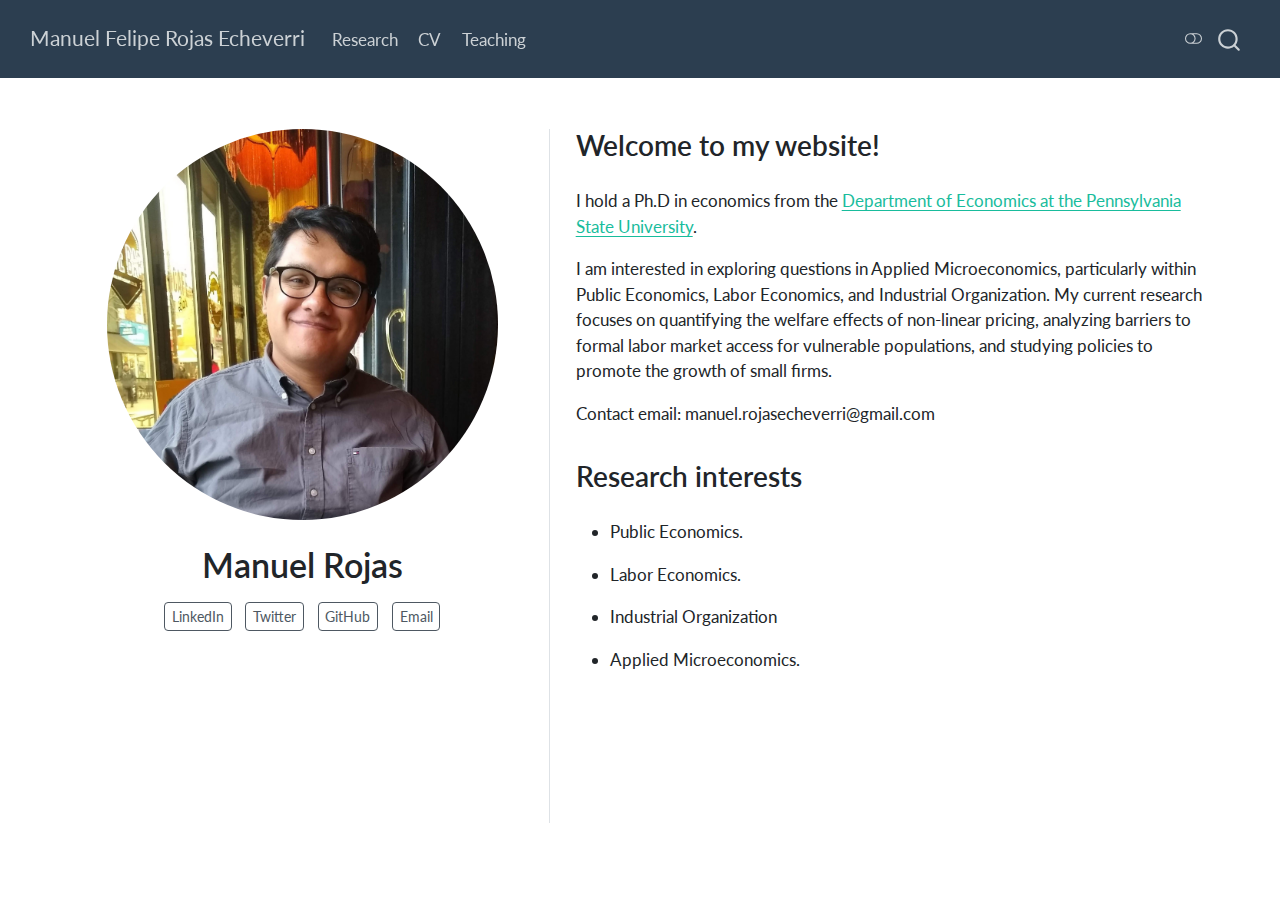
<file: docs/index.html>
<!DOCTYPE html>
<html xmlns="http://www.w3.org/1999/xhtml" lang="en" xml:lang="en"><head>

<meta charset="utf-8">
<meta name="generator" content="quarto-1.5.57">

<meta name="viewport" content="width=device-width, initial-scale=1.0, user-scalable=yes">


<title>Manuel Rojas – Manuel Felipe Rojas Echeverri</title>
<style>
code{white-space: pre-wrap;}
span.smallcaps{font-variant: small-caps;}
div.columns{display: flex; gap: min(4vw, 1.5em);}
div.column{flex: auto; overflow-x: auto;}
div.hanging-indent{margin-left: 1.5em; text-indent: -1.5em;}
ul.task-list{list-style: none;}
ul.task-list li input[type="checkbox"] {
  width: 0.8em;
  margin: 0 0.8em 0.2em -1em; /* quarto-specific, see https://github.com/quarto-dev/quarto-cli/issues/4556 */ 
  vertical-align: middle;
}
</style>


<script src="site_libs/quarto-nav/quarto-nav.js"></script>
<script src="site_libs/quarto-nav/headroom.min.js"></script>
<script src="site_libs/clipboard/clipboard.min.js"></script>
<script src="site_libs/quarto-search/autocomplete.umd.js"></script>
<script src="site_libs/quarto-search/fuse.min.js"></script>
<script src="site_libs/quarto-search/quarto-search.js"></script>
<meta name="quarto:offset" content="./">
<script src="site_libs/quarto-html/quarto.js"></script>
<script src="site_libs/quarto-html/popper.min.js"></script>
<script src="site_libs/quarto-html/tippy.umd.min.js"></script>
<link href="site_libs/quarto-html/tippy.css" rel="stylesheet">
<link href="site_libs/quarto-html/quarto-syntax-highlighting.css" rel="stylesheet" class="quarto-color-scheme" id="quarto-text-highlighting-styles">
<link href="site_libs/quarto-html/quarto-syntax-highlighting-dark.css" rel="prefetch" class="quarto-color-scheme quarto-color-alternate" id="quarto-text-highlighting-styles">
<script src="site_libs/bootstrap/bootstrap.min.js"></script>
<link href="site_libs/bootstrap/bootstrap-icons.css" rel="stylesheet">
<link href="site_libs/bootstrap/bootstrap.min.css" rel="stylesheet" class="quarto-color-scheme" id="quarto-bootstrap" data-mode="light">
<link href="site_libs/bootstrap/bootstrap-dark.min.css" rel="prefetch" class="quarto-color-scheme quarto-color-alternate" id="quarto-bootstrap" data-mode="dark">
<script id="quarto-search-options" type="application/json">{
  "location": "navbar",
  "copy-button": false,
  "collapse-after": 3,
  "panel-placement": "end",
  "type": "overlay",
  "limit": 50,
  "keyboard-shortcut": [
    "f",
    "/",
    "s"
  ],
  "show-item-context": false,
  "language": {
    "search-no-results-text": "No results",
    "search-matching-documents-text": "matching documents",
    "search-copy-link-title": "Copy link to search",
    "search-hide-matches-text": "Hide additional matches",
    "search-more-match-text": "more match in this document",
    "search-more-matches-text": "more matches in this document",
    "search-clear-button-title": "Clear",
    "search-text-placeholder": "",
    "search-detached-cancel-button-title": "Cancel",
    "search-submit-button-title": "Submit",
    "search-label": "Search"
  }
}</script>
<script async="" src="https://www.googletagmanager.com/gtag/js?id=G-VQ1QYPQYP8"></script>

<script type="text/javascript">

window.dataLayer = window.dataLayer || [];
function gtag(){dataLayer.push(arguments);}
gtag('js', new Date());
gtag('config', 'G-VQ1QYPQYP8', { 'anonymize_ip': true});
</script>


<link rel="stylesheet" href="styles.css">
</head>

<body class="nav-fixed">

<div id="quarto-search-results"></div>
  <header id="quarto-header" class="headroom fixed-top">
    <nav class="navbar navbar-expand-lg " data-bs-theme="dark">
      <div class="navbar-container container-fluid">
      <div class="navbar-brand-container mx-auto">
    <a class="navbar-brand" href="./index.html">
    <span class="navbar-title">Manuel Felipe Rojas Echeverri</span>
    </a>
  </div>
            <div id="quarto-search" class="" title="Search"></div>
          <button class="navbar-toggler" type="button" data-bs-toggle="collapse" data-bs-target="#navbarCollapse" aria-controls="navbarCollapse" role="menu" aria-expanded="false" aria-label="Toggle navigation" onclick="if (window.quartoToggleHeadroom) { window.quartoToggleHeadroom(); }">
  <span class="navbar-toggler-icon"></span>
</button>
          <div class="collapse navbar-collapse" id="navbarCollapse">
            <ul class="navbar-nav navbar-nav-scroll me-auto">
  <li class="nav-item">
    <a class="nav-link" href="./Research/Research.html"> 
<span class="menu-text">Research</span></a>
  </li>  
  <li class="nav-item">
    <a class="nav-link" href="./CV/CV.html"> 
<span class="menu-text">CV</span></a>
  </li>  
  <li class="nav-item">
    <a class="nav-link" href="./Teaching/Teaching.html"> 
<span class="menu-text">Teaching</span></a>
  </li>  
</ul>
          </div> <!-- /navcollapse -->
            <div class="quarto-navbar-tools">
  <a href="" class="quarto-color-scheme-toggle quarto-navigation-tool  px-1" onclick="window.quartoToggleColorScheme(); return false;" title="Toggle dark mode"><i class="bi"></i></a>
</div>
      </div> <!-- /container-fluid -->
    </nav>
</header>
<!-- content -->
<div id="quarto-content" class="quarto-container page-columns page-rows-contents page-layout-full page-navbar">
<!-- sidebar -->
<!-- margin-sidebar -->
    
<!-- main -->
<div class="quarto-about-trestles column-page">
  <div class="about-entity">
    <img src="headshot.jpg" class="about-image
  round " style="height: 23em; width: 23em;">
<header id="title-block-header" class="quarto-title-block default">
<div class="quarto-title">
<h1 class="title">Manuel Rojas</h1>
</div>
<div class="quarto-title-meta column-page">
  </div>
</header>
    <div class="about-links">
  <a href="https://co.linkedin.com/in/manuel-felipe-rojas-echeverri-25373545" class="about-link" rel="" target="">
     <span class="about-link-text">LinkedIn</span>
  </a>
  <a href="https://twitter.com/Mazathoth" class="about-link" rel="" target="">
     <span class="about-link-text">Twitter</span>
  </a>
  <a href="https://github.com/Mazathoth1" class="about-link" rel="" target="">
     <span class="about-link-text">GitHub</span>
  </a>
  <a href="mailto:manuel.rojasecheverri@gmail.com" class="about-link" rel="" target="">
     <span class="about-link-text">Email</span>
  </a>
</div>
  </div>
  <div class="about-contents"><main class="content column-page" id="quarto-document-content">
<section id="welcome-to-my-website" class="level2">
<h2 data-anchor-id="welcome-to-my-website">Welcome to my website!</h2>
<p>I hold a Ph.D in economics from the <a href="https://econ.la.psu.edu/">Department of Economics at the Pennsylvania State University</a>.</p>
<p>I am interested in exploring questions in Applied Microeconomics, particularly within Public Economics, Labor Economics, and Industrial Organization. My current research focuses on quantifying the welfare effects of non-linear pricing, analyzing barriers to formal labor market access for vulnerable populations, and studying policies to promote the growth of small firms.</p>
<p>Contact email: manuel.rojasecheverri@gmail.com</p>
</section>
<section id="research-interests" class="level2">
<h2 data-anchor-id="research-interests">Research interests</h2>
<ul>
<li><p>Public Economics.</p></li>
<li><p>Labor Economics.</p></li>
<li><p>Industrial Organization</p></li>
<li><p>Applied Microeconomics.</p></li>
</ul>


</section>
</main></div>
</div>
 <!-- /main -->
<script id="quarto-html-after-body" type="application/javascript">
window.document.addEventListener("DOMContentLoaded", function (event) {
  const toggleBodyColorMode = (bsSheetEl) => {
    const mode = bsSheetEl.getAttribute("data-mode");
    const bodyEl = window.document.querySelector("body");
    if (mode === "dark") {
      bodyEl.classList.add("quarto-dark");
      bodyEl.classList.remove("quarto-light");
    } else {
      bodyEl.classList.add("quarto-light");
      bodyEl.classList.remove("quarto-dark");
    }
  }
  const toggleBodyColorPrimary = () => {
    const bsSheetEl = window.document.querySelector("link#quarto-bootstrap");
    if (bsSheetEl) {
      toggleBodyColorMode(bsSheetEl);
    }
  }
  toggleBodyColorPrimary();  
  const disableStylesheet = (stylesheets) => {
    for (let i=0; i < stylesheets.length; i++) {
      const stylesheet = stylesheets[i];
      stylesheet.rel = 'prefetch';
    }
  }
  const enableStylesheet = (stylesheets) => {
    for (let i=0; i < stylesheets.length; i++) {
      const stylesheet = stylesheets[i];
      stylesheet.rel = 'stylesheet';
    }
  }
  const manageTransitions = (selector, allowTransitions) => {
    const els = window.document.querySelectorAll(selector);
    for (let i=0; i < els.length; i++) {
      const el = els[i];
      if (allowTransitions) {
        el.classList.remove('notransition');
      } else {
        el.classList.add('notransition');
      }
    }
  }
  const toggleGiscusIfUsed = (isAlternate, darkModeDefault) => {
    const baseTheme = document.querySelector('#giscus-base-theme')?.value ?? 'light';
    const alternateTheme = document.querySelector('#giscus-alt-theme')?.value ?? 'dark';
    let newTheme = '';
    if(darkModeDefault) {
      newTheme = isAlternate ? baseTheme : alternateTheme;
    } else {
      newTheme = isAlternate ? alternateTheme : baseTheme;
    }
    const changeGiscusTheme = () => {
      // From: https://github.com/giscus/giscus/issues/336
      const sendMessage = (message) => {
        const iframe = document.querySelector('iframe.giscus-frame');
        if (!iframe) return;
        iframe.contentWindow.postMessage({ giscus: message }, 'https://giscus.app');
      }
      sendMessage({
        setConfig: {
          theme: newTheme
        }
      });
    }
    const isGiscussLoaded = window.document.querySelector('iframe.giscus-frame') !== null;
    if (isGiscussLoaded) {
      changeGiscusTheme();
    }
  }
  const toggleColorMode = (alternate) => {
    // Switch the stylesheets
    const alternateStylesheets = window.document.querySelectorAll('link.quarto-color-scheme.quarto-color-alternate');
    manageTransitions('#quarto-margin-sidebar .nav-link', false);
    if (alternate) {
      enableStylesheet(alternateStylesheets);
      for (const sheetNode of alternateStylesheets) {
        if (sheetNode.id === "quarto-bootstrap") {
          toggleBodyColorMode(sheetNode);
        }
      }
    } else {
      disableStylesheet(alternateStylesheets);
      toggleBodyColorPrimary();
    }
    manageTransitions('#quarto-margin-sidebar .nav-link', true);
    // Switch the toggles
    const toggles = window.document.querySelectorAll('.quarto-color-scheme-toggle');
    for (let i=0; i < toggles.length; i++) {
      const toggle = toggles[i];
      if (toggle) {
        if (alternate) {
          toggle.classList.add("alternate");     
        } else {
          toggle.classList.remove("alternate");
        }
      }
    }
    // Hack to workaround the fact that safari doesn't
    // properly recolor the scrollbar when toggling (#1455)
    if (navigator.userAgent.indexOf('Safari') > 0 && navigator.userAgent.indexOf('Chrome') == -1) {
      manageTransitions("body", false);
      window.scrollTo(0, 1);
      setTimeout(() => {
        window.scrollTo(0, 0);
        manageTransitions("body", true);
      }, 40);  
    }
  }
  const isFileUrl = () => { 
    return window.location.protocol === 'file:';
  }
  const hasAlternateSentinel = () => {  
    let styleSentinel = getColorSchemeSentinel();
    if (styleSentinel !== null) {
      return styleSentinel === "alternate";
    } else {
      return false;
    }
  }
  const setStyleSentinel = (alternate) => {
    const value = alternate ? "alternate" : "default";
    if (!isFileUrl()) {
      window.localStorage.setItem("quarto-color-scheme", value);
    } else {
      localAlternateSentinel = value;
    }
  }
  const getColorSchemeSentinel = () => {
    if (!isFileUrl()) {
      const storageValue = window.localStorage.getItem("quarto-color-scheme");
      return storageValue != null ? storageValue : localAlternateSentinel;
    } else {
      return localAlternateSentinel;
    }
  }
  const darkModeDefault = false;
  let localAlternateSentinel = darkModeDefault ? 'alternate' : 'default';
  // Dark / light mode switch
  window.quartoToggleColorScheme = () => {
    // Read the current dark / light value 
    let toAlternate = !hasAlternateSentinel();
    toggleColorMode(toAlternate);
    setStyleSentinel(toAlternate);
    toggleGiscusIfUsed(toAlternate, darkModeDefault);
  };
  // Ensure there is a toggle, if there isn't float one in the top right
  if (window.document.querySelector('.quarto-color-scheme-toggle') === null) {
    const a = window.document.createElement('a');
    a.classList.add('top-right');
    a.classList.add('quarto-color-scheme-toggle');
    a.href = "";
    a.onclick = function() { try { window.quartoToggleColorScheme(); } catch {} return false; };
    const i = window.document.createElement("i");
    i.classList.add('bi');
    a.appendChild(i);
    window.document.body.appendChild(a);
  }
  // Switch to dark mode if need be
  if (hasAlternateSentinel()) {
    toggleColorMode(true);
  } else {
    toggleColorMode(false);
  }
  const isCodeAnnotation = (el) => {
    for (const clz of el.classList) {
      if (clz.startsWith('code-annotation-')) {                     
        return true;
      }
    }
    return false;
  }
  const onCopySuccess = function(e) {
    // button target
    const button = e.trigger;
    // don't keep focus
    button.blur();
    // flash "checked"
    button.classList.add('code-copy-button-checked');
    var currentTitle = button.getAttribute("title");
    button.setAttribute("title", "Copied!");
    let tooltip;
    if (window.bootstrap) {
      button.setAttribute("data-bs-toggle", "tooltip");
      button.setAttribute("data-bs-placement", "left");
      button.setAttribute("data-bs-title", "Copied!");
      tooltip = new bootstrap.Tooltip(button, 
        { trigger: "manual", 
          customClass: "code-copy-button-tooltip",
          offset: [0, -8]});
      tooltip.show();    
    }
    setTimeout(function() {
      if (tooltip) {
        tooltip.hide();
        button.removeAttribute("data-bs-title");
        button.removeAttribute("data-bs-toggle");
        button.removeAttribute("data-bs-placement");
      }
      button.setAttribute("title", currentTitle);
      button.classList.remove('code-copy-button-checked');
    }, 1000);
    // clear code selection
    e.clearSelection();
  }
  const getTextToCopy = function(trigger) {
      const codeEl = trigger.previousElementSibling.cloneNode(true);
      for (const childEl of codeEl.children) {
        if (isCodeAnnotation(childEl)) {
          childEl.remove();
        }
      }
      return codeEl.innerText;
  }
  const clipboard = new window.ClipboardJS('.code-copy-button:not([data-in-quarto-modal])', {
    text: getTextToCopy
  });
  clipboard.on('success', onCopySuccess);
  if (window.document.getElementById('quarto-embedded-source-code-modal')) {
    // For code content inside modals, clipBoardJS needs to be initialized with a container option
    // TODO: Check when it could be a function (https://github.com/zenorocha/clipboard.js/issues/860)
    const clipboardModal = new window.ClipboardJS('.code-copy-button[data-in-quarto-modal]', {
      text: getTextToCopy,
      container: window.document.getElementById('quarto-embedded-source-code-modal')
    });
    clipboardModal.on('success', onCopySuccess);
  }
    var localhostRegex = new RegExp(/^(?:http|https):\/\/localhost\:?[0-9]*\//);
    var mailtoRegex = new RegExp(/^mailto:/);
      var filterRegex = new RegExp('/' + window.location.host + '/');
    var isInternal = (href) => {
        return filterRegex.test(href) || localhostRegex.test(href) || mailtoRegex.test(href);
    }
    // Inspect non-navigation links and adorn them if external
 	var links = window.document.querySelectorAll('a[href]:not(.nav-link):not(.navbar-brand):not(.toc-action):not(.sidebar-link):not(.sidebar-item-toggle):not(.pagination-link):not(.no-external):not([aria-hidden]):not(.dropdown-item):not(.quarto-navigation-tool):not(.about-link)');
    for (var i=0; i<links.length; i++) {
      const link = links[i];
      if (!isInternal(link.href)) {
        // undo the damage that might have been done by quarto-nav.js in the case of
        // links that we want to consider external
        if (link.dataset.originalHref !== undefined) {
          link.href = link.dataset.originalHref;
        }
      }
    }
  function tippyHover(el, contentFn, onTriggerFn, onUntriggerFn) {
    const config = {
      allowHTML: true,
      maxWidth: 500,
      delay: 100,
      arrow: false,
      appendTo: function(el) {
          return el.parentElement;
      },
      interactive: true,
      interactiveBorder: 10,
      theme: 'quarto',
      placement: 'bottom-start',
    };
    if (contentFn) {
      config.content = contentFn;
    }
    if (onTriggerFn) {
      config.onTrigger = onTriggerFn;
    }
    if (onUntriggerFn) {
      config.onUntrigger = onUntriggerFn;
    }
    window.tippy(el, config); 
  }
  const noterefs = window.document.querySelectorAll('a[role="doc-noteref"]');
  for (var i=0; i<noterefs.length; i++) {
    const ref = noterefs[i];
    tippyHover(ref, function() {
      // use id or data attribute instead here
      let href = ref.getAttribute('data-footnote-href') || ref.getAttribute('href');
      try { href = new URL(href).hash; } catch {}
      const id = href.replace(/^#\/?/, "");
      const note = window.document.getElementById(id);
      if (note) {
        return note.innerHTML;
      } else {
        return "";
      }
    });
  }
  const xrefs = window.document.querySelectorAll('a.quarto-xref');
  const processXRef = (id, note) => {
    // Strip column container classes
    const stripColumnClz = (el) => {
      el.classList.remove("page-full", "page-columns");
      if (el.children) {
        for (const child of el.children) {
          stripColumnClz(child);
        }
      }
    }
    stripColumnClz(note)
    if (id === null || id.startsWith('sec-')) {
      // Special case sections, only their first couple elements
      const container = document.createElement("div");
      if (note.children && note.children.length > 2) {
        container.appendChild(note.children[0].cloneNode(true));
        for (let i = 1; i < note.children.length; i++) {
          const child = note.children[i];
          if (child.tagName === "P" && child.innerText === "") {
            continue;
          } else {
            container.appendChild(child.cloneNode(true));
            break;
          }
        }
        if (window.Quarto?.typesetMath) {
          window.Quarto.typesetMath(container);
        }
        return container.innerHTML
      } else {
        if (window.Quarto?.typesetMath) {
          window.Quarto.typesetMath(note);
        }
        return note.innerHTML;
      }
    } else {
      // Remove any anchor links if they are present
      const anchorLink = note.querySelector('a.anchorjs-link');
      if (anchorLink) {
        anchorLink.remove();
      }
      if (window.Quarto?.typesetMath) {
        window.Quarto.typesetMath(note);
      }
      // TODO in 1.5, we should make sure this works without a callout special case
      if (note.classList.contains("callout")) {
        return note.outerHTML;
      } else {
        return note.innerHTML;
      }
    }
  }
  for (var i=0; i<xrefs.length; i++) {
    const xref = xrefs[i];
    tippyHover(xref, undefined, function(instance) {
      instance.disable();
      let url = xref.getAttribute('href');
      let hash = undefined; 
      if (url.startsWith('#')) {
        hash = url;
      } else {
        try { hash = new URL(url).hash; } catch {}
      }
      if (hash) {
        const id = hash.replace(/^#\/?/, "");
        const note = window.document.getElementById(id);
        if (note !== null) {
          try {
            const html = processXRef(id, note.cloneNode(true));
            instance.setContent(html);
          } finally {
            instance.enable();
            instance.show();
          }
        } else {
          // See if we can fetch this
          fetch(url.split('#')[0])
          .then(res => res.text())
          .then(html => {
            const parser = new DOMParser();
            const htmlDoc = parser.parseFromString(html, "text/html");
            const note = htmlDoc.getElementById(id);
            if (note !== null) {
              const html = processXRef(id, note);
              instance.setContent(html);
            } 
          }).finally(() => {
            instance.enable();
            instance.show();
          });
        }
      } else {
        // See if we can fetch a full url (with no hash to target)
        // This is a special case and we should probably do some content thinning / targeting
        fetch(url)
        .then(res => res.text())
        .then(html => {
          const parser = new DOMParser();
          const htmlDoc = parser.parseFromString(html, "text/html");
          const note = htmlDoc.querySelector('main.content');
          if (note !== null) {
            // This should only happen for chapter cross references
            // (since there is no id in the URL)
            // remove the first header
            if (note.children.length > 0 && note.children[0].tagName === "HEADER") {
              note.children[0].remove();
            }
            const html = processXRef(null, note);
            instance.setContent(html);
          } 
        }).finally(() => {
          instance.enable();
          instance.show();
        });
      }
    }, function(instance) {
    });
  }
      let selectedAnnoteEl;
      const selectorForAnnotation = ( cell, annotation) => {
        let cellAttr = 'data-code-cell="' + cell + '"';
        let lineAttr = 'data-code-annotation="' +  annotation + '"';
        const selector = 'span[' + cellAttr + '][' + lineAttr + ']';
        return selector;
      }
      const selectCodeLines = (annoteEl) => {
        const doc = window.document;
        const targetCell = annoteEl.getAttribute("data-target-cell");
        const targetAnnotation = annoteEl.getAttribute("data-target-annotation");
        const annoteSpan = window.document.querySelector(selectorForAnnotation(targetCell, targetAnnotation));
        const lines = annoteSpan.getAttribute("data-code-lines").split(",");
        const lineIds = lines.map((line) => {
          return targetCell + "-" + line;
        })
        let top = null;
        let height = null;
        let parent = null;
        if (lineIds.length > 0) {
            //compute the position of the single el (top and bottom and make a div)
            const el = window.document.getElementById(lineIds[0]);
            top = el.offsetTop;
            height = el.offsetHeight;
            parent = el.parentElement.parentElement;
          if (lineIds.length > 1) {
            const lastEl = window.document.getElementById(lineIds[lineIds.length - 1]);
            const bottom = lastEl.offsetTop + lastEl.offsetHeight;
            height = bottom - top;
          }
          if (top !== null && height !== null && parent !== null) {
            // cook up a div (if necessary) and position it 
            let div = window.document.getElementById("code-annotation-line-highlight");
            if (div === null) {
              div = window.document.createElement("div");
              div.setAttribute("id", "code-annotation-line-highlight");
              div.style.position = 'absolute';
              parent.appendChild(div);
            }
            div.style.top = top - 2 + "px";
            div.style.height = height + 4 + "px";
            div.style.left = 0;
            let gutterDiv = window.document.getElementById("code-annotation-line-highlight-gutter");
            if (gutterDiv === null) {
              gutterDiv = window.document.createElement("div");
              gutterDiv.setAttribute("id", "code-annotation-line-highlight-gutter");
              gutterDiv.style.position = 'absolute';
              const codeCell = window.document.getElementById(targetCell);
              const gutter = codeCell.querySelector('.code-annotation-gutter');
              gutter.appendChild(gutterDiv);
            }
            gutterDiv.style.top = top - 2 + "px";
            gutterDiv.style.height = height + 4 + "px";
          }
          selectedAnnoteEl = annoteEl;
        }
      };
      const unselectCodeLines = () => {
        const elementsIds = ["code-annotation-line-highlight", "code-annotation-line-highlight-gutter"];
        elementsIds.forEach((elId) => {
          const div = window.document.getElementById(elId);
          if (div) {
            div.remove();
          }
        });
        selectedAnnoteEl = undefined;
      };
        // Handle positioning of the toggle
    window.addEventListener(
      "resize",
      throttle(() => {
        elRect = undefined;
        if (selectedAnnoteEl) {
          selectCodeLines(selectedAnnoteEl);
        }
      }, 10)
    );
    function throttle(fn, ms) {
    let throttle = false;
    let timer;
      return (...args) => {
        if(!throttle) { // first call gets through
            fn.apply(this, args);
            throttle = true;
        } else { // all the others get throttled
            if(timer) clearTimeout(timer); // cancel #2
            timer = setTimeout(() => {
              fn.apply(this, args);
              timer = throttle = false;
            }, ms);
        }
      };
    }
      // Attach click handler to the DT
      const annoteDls = window.document.querySelectorAll('dt[data-target-cell]');
      for (const annoteDlNode of annoteDls) {
        annoteDlNode.addEventListener('click', (event) => {
          const clickedEl = event.target;
          if (clickedEl !== selectedAnnoteEl) {
            unselectCodeLines();
            const activeEl = window.document.querySelector('dt[data-target-cell].code-annotation-active');
            if (activeEl) {
              activeEl.classList.remove('code-annotation-active');
            }
            selectCodeLines(clickedEl);
            clickedEl.classList.add('code-annotation-active');
          } else {
            // Unselect the line
            unselectCodeLines();
            clickedEl.classList.remove('code-annotation-active');
          }
        });
      }
  const findCites = (el) => {
    const parentEl = el.parentElement;
    if (parentEl) {
      const cites = parentEl.dataset.cites;
      if (cites) {
        return {
          el,
          cites: cites.split(' ')
        };
      } else {
        return findCites(el.parentElement)
      }
    } else {
      return undefined;
    }
  };
  var bibliorefs = window.document.querySelectorAll('a[role="doc-biblioref"]');
  for (var i=0; i<bibliorefs.length; i++) {
    const ref = bibliorefs[i];
    const citeInfo = findCites(ref);
    if (citeInfo) {
      tippyHover(citeInfo.el, function() {
        var popup = window.document.createElement('div');
        citeInfo.cites.forEach(function(cite) {
          var citeDiv = window.document.createElement('div');
          citeDiv.classList.add('hanging-indent');
          citeDiv.classList.add('csl-entry');
          var biblioDiv = window.document.getElementById('ref-' + cite);
          if (biblioDiv) {
            citeDiv.innerHTML = biblioDiv.innerHTML;
          }
          popup.appendChild(citeDiv);
        });
        return popup.innerHTML;
      });
    }
  }
});
</script>
</div> <!-- /content -->




</body></html>
</file>
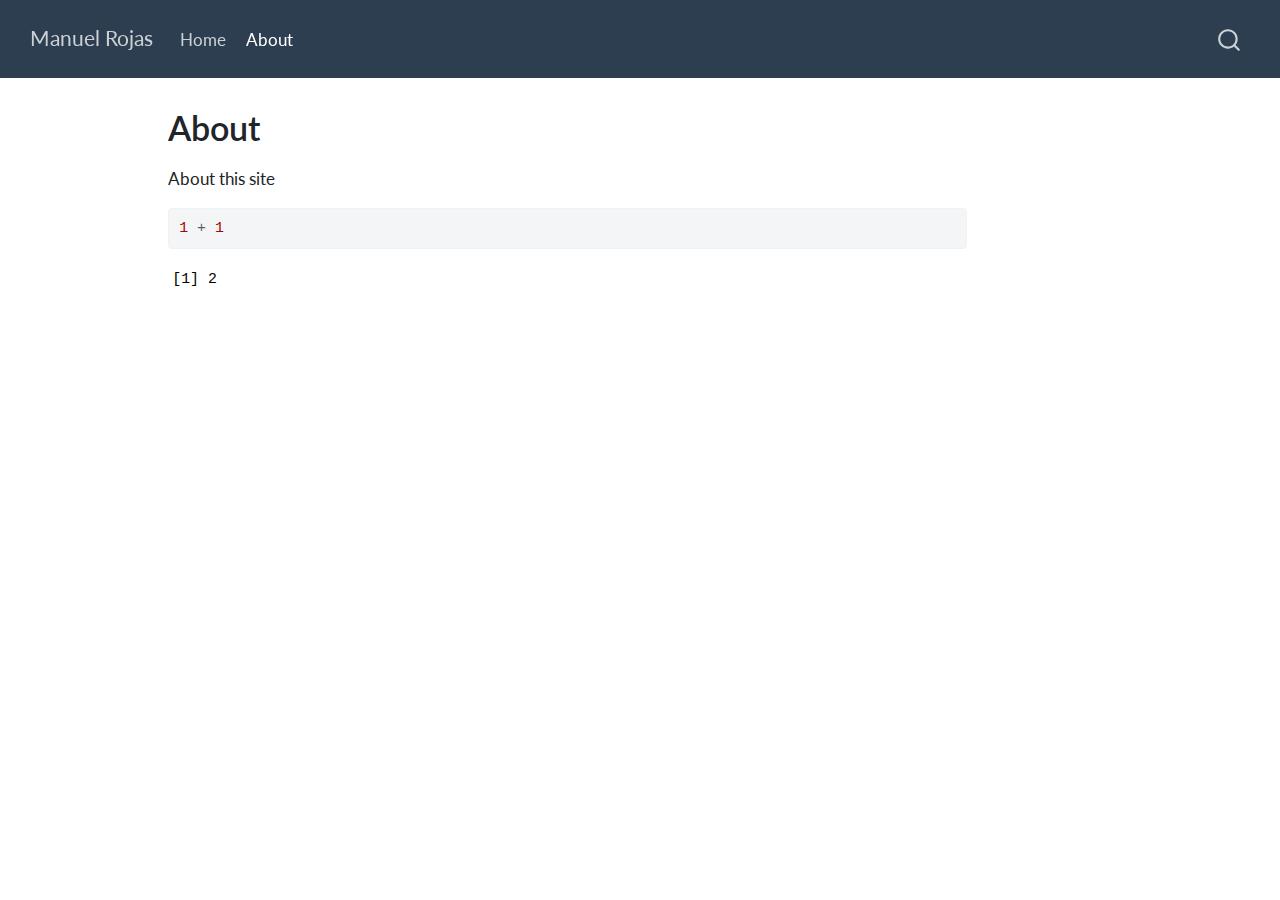
<file: docs/about.html>
<!DOCTYPE html>
<html xmlns="http://www.w3.org/1999/xhtml" lang="en" xml:lang="en"><head>

<meta charset="utf-8">
<meta name="generator" content="quarto-1.3.450">

<meta name="viewport" content="width=device-width, initial-scale=1.0, user-scalable=yes">


<title>Manuel Rojas - About</title>
<style>
code{white-space: pre-wrap;}
span.smallcaps{font-variant: small-caps;}
div.columns{display: flex; gap: min(4vw, 1.5em);}
div.column{flex: auto; overflow-x: auto;}
div.hanging-indent{margin-left: 1.5em; text-indent: -1.5em;}
ul.task-list{list-style: none;}
ul.task-list li input[type="checkbox"] {
  width: 0.8em;
  margin: 0 0.8em 0.2em -1em; /* quarto-specific, see https://github.com/quarto-dev/quarto-cli/issues/4556 */ 
  vertical-align: middle;
}
/* CSS for syntax highlighting */
pre > code.sourceCode { white-space: pre; position: relative; }
pre > code.sourceCode > span { display: inline-block; line-height: 1.25; }
pre > code.sourceCode > span:empty { height: 1.2em; }
.sourceCode { overflow: visible; }
code.sourceCode > span { color: inherit; text-decoration: inherit; }
div.sourceCode { margin: 1em 0; }
pre.sourceCode { margin: 0; }
@media screen {
div.sourceCode { overflow: auto; }
}
@media print {
pre > code.sourceCode { white-space: pre-wrap; }
pre > code.sourceCode > span { text-indent: -5em; padding-left: 5em; }
}
pre.numberSource code
  { counter-reset: source-line 0; }
pre.numberSource code > span
  { position: relative; left: -4em; counter-increment: source-line; }
pre.numberSource code > span > a:first-child::before
  { content: counter(source-line);
    position: relative; left: -1em; text-align: right; vertical-align: baseline;
    border: none; display: inline-block;
    -webkit-touch-callout: none; -webkit-user-select: none;
    -khtml-user-select: none; -moz-user-select: none;
    -ms-user-select: none; user-select: none;
    padding: 0 4px; width: 4em;
  }
pre.numberSource { margin-left: 3em;  padding-left: 4px; }
div.sourceCode
  {   }
@media screen {
pre > code.sourceCode > span > a:first-child::before { text-decoration: underline; }
}
</style>


<script src="site_libs/quarto-nav/quarto-nav.js"></script>
<script src="site_libs/quarto-nav/headroom.min.js"></script>
<script src="site_libs/clipboard/clipboard.min.js"></script>
<script src="site_libs/quarto-search/autocomplete.umd.js"></script>
<script src="site_libs/quarto-search/fuse.min.js"></script>
<script src="site_libs/quarto-search/quarto-search.js"></script>
<meta name="quarto:offset" content="./">
<script src="site_libs/quarto-html/quarto.js"></script>
<script src="site_libs/quarto-html/popper.min.js"></script>
<script src="site_libs/quarto-html/tippy.umd.min.js"></script>
<script src="site_libs/quarto-html/anchor.min.js"></script>
<link href="site_libs/quarto-html/tippy.css" rel="stylesheet">
<link href="site_libs/quarto-html/quarto-syntax-highlighting.css" rel="stylesheet" id="quarto-text-highlighting-styles">
<script src="site_libs/bootstrap/bootstrap.min.js"></script>
<link href="site_libs/bootstrap/bootstrap-icons.css" rel="stylesheet">
<link href="site_libs/bootstrap/bootstrap.min.css" rel="stylesheet" id="quarto-bootstrap" data-mode="light">
<script id="quarto-search-options" type="application/json">{
  "location": "navbar",
  "copy-button": false,
  "collapse-after": 3,
  "panel-placement": "end",
  "type": "overlay",
  "limit": 20,
  "language": {
    "search-no-results-text": "No results",
    "search-matching-documents-text": "matching documents",
    "search-copy-link-title": "Copy link to search",
    "search-hide-matches-text": "Hide additional matches",
    "search-more-match-text": "more match in this document",
    "search-more-matches-text": "more matches in this document",
    "search-clear-button-title": "Clear",
    "search-detached-cancel-button-title": "Cancel",
    "search-submit-button-title": "Submit",
    "search-label": "Search"
  }
}</script>


<link rel="stylesheet" href="styles.css">
</head>

<body class="nav-fixed">

<div id="quarto-search-results"></div>
  <header id="quarto-header" class="headroom fixed-top">
    <nav class="navbar navbar-expand-lg navbar-dark ">
      <div class="navbar-container container-fluid">
      <div class="navbar-brand-container">
    <a class="navbar-brand" href="./index.html">
    <span class="navbar-title">Manuel Rojas</span>
    </a>
  </div>
            <div id="quarto-search" class="" title="Search"></div>
          <button class="navbar-toggler" type="button" data-bs-toggle="collapse" data-bs-target="#navbarCollapse" aria-controls="navbarCollapse" aria-expanded="false" aria-label="Toggle navigation" onclick="if (window.quartoToggleHeadroom) { window.quartoToggleHeadroom(); }">
  <span class="navbar-toggler-icon"></span>
</button>
          <div class="collapse navbar-collapse" id="navbarCollapse">
            <ul class="navbar-nav navbar-nav-scroll me-auto">
  <li class="nav-item">
    <a class="nav-link" href="./index.html" rel="" target="">
 <span class="menu-text">Home</span></a>
  </li>  
  <li class="nav-item">
    <a class="nav-link active" href="./about.html" rel="" target="" aria-current="page">
 <span class="menu-text">About</span></a>
  </li>  
</ul>
            <div class="quarto-navbar-tools ms-auto">
</div>
          </div> <!-- /navcollapse -->
      </div> <!-- /container-fluid -->
    </nav>
</header>
<!-- content -->
<div id="quarto-content" class="quarto-container page-columns page-rows-contents page-layout-article page-navbar">
<!-- sidebar -->
<!-- margin-sidebar -->
    <div id="quarto-margin-sidebar" class="sidebar margin-sidebar">
        
    </div>
<!-- main -->
<main class="content" id="quarto-document-content">

<header id="title-block-header" class="quarto-title-block default">
<div class="quarto-title">
<h1 class="title">About</h1>
</div>



<div class="quarto-title-meta">

    
  
    
  </div>
  

</header>

<p>About this site</p>
<div class="cell">
<div class="sourceCode cell-code" id="cb1"><pre class="sourceCode r code-with-copy"><code class="sourceCode r"><span id="cb1-1"><a href="#cb1-1" aria-hidden="true" tabindex="-1"></a><span class="dv">1</span> <span class="sc">+</span> <span class="dv">1</span></span></code><button title="Copy to Clipboard" class="code-copy-button"><i class="bi"></i></button></pre></div>
<div class="cell-output cell-output-stdout">
<pre><code>[1] 2</code></pre>
</div>
</div>



</main> <!-- /main -->
<script id="quarto-html-after-body" type="application/javascript">
window.document.addEventListener("DOMContentLoaded", function (event) {
  const toggleBodyColorMode = (bsSheetEl) => {
    const mode = bsSheetEl.getAttribute("data-mode");
    const bodyEl = window.document.querySelector("body");
    if (mode === "dark") {
      bodyEl.classList.add("quarto-dark");
      bodyEl.classList.remove("quarto-light");
    } else {
      bodyEl.classList.add("quarto-light");
      bodyEl.classList.remove("quarto-dark");
    }
  }
  const toggleBodyColorPrimary = () => {
    const bsSheetEl = window.document.querySelector("link#quarto-bootstrap");
    if (bsSheetEl) {
      toggleBodyColorMode(bsSheetEl);
    }
  }
  toggleBodyColorPrimary();  
  const icon = "";
  const anchorJS = new window.AnchorJS();
  anchorJS.options = {
    placement: 'right',
    icon: icon
  };
  anchorJS.add('.anchored');
  const isCodeAnnotation = (el) => {
    for (const clz of el.classList) {
      if (clz.startsWith('code-annotation-')) {                     
        return true;
      }
    }
    return false;
  }
  const clipboard = new window.ClipboardJS('.code-copy-button', {
    text: function(trigger) {
      const codeEl = trigger.previousElementSibling.cloneNode(true);
      for (const childEl of codeEl.children) {
        if (isCodeAnnotation(childEl)) {
          childEl.remove();
        }
      }
      return codeEl.innerText;
    }
  });
  clipboard.on('success', function(e) {
    // button target
    const button = e.trigger;
    // don't keep focus
    button.blur();
    // flash "checked"
    button.classList.add('code-copy-button-checked');
    var currentTitle = button.getAttribute("title");
    button.setAttribute("title", "Copied!");
    let tooltip;
    if (window.bootstrap) {
      button.setAttribute("data-bs-toggle", "tooltip");
      button.setAttribute("data-bs-placement", "left");
      button.setAttribute("data-bs-title", "Copied!");
      tooltip = new bootstrap.Tooltip(button, 
        { trigger: "manual", 
          customClass: "code-copy-button-tooltip",
          offset: [0, -8]});
      tooltip.show();    
    }
    setTimeout(function() {
      if (tooltip) {
        tooltip.hide();
        button.removeAttribute("data-bs-title");
        button.removeAttribute("data-bs-toggle");
        button.removeAttribute("data-bs-placement");
      }
      button.setAttribute("title", currentTitle);
      button.classList.remove('code-copy-button-checked');
    }, 1000);
    // clear code selection
    e.clearSelection();
  });
  function tippyHover(el, contentFn) {
    const config = {
      allowHTML: true,
      content: contentFn,
      maxWidth: 500,
      delay: 100,
      arrow: false,
      appendTo: function(el) {
          return el.parentElement;
      },
      interactive: true,
      interactiveBorder: 10,
      theme: 'quarto',
      placement: 'bottom-start'
    };
    window.tippy(el, config); 
  }
  const noterefs = window.document.querySelectorAll('a[role="doc-noteref"]');
  for (var i=0; i<noterefs.length; i++) {
    const ref = noterefs[i];
    tippyHover(ref, function() {
      // use id or data attribute instead here
      let href = ref.getAttribute('data-footnote-href') || ref.getAttribute('href');
      try { href = new URL(href).hash; } catch {}
      const id = href.replace(/^#\/?/, "");
      const note = window.document.getElementById(id);
      return note.innerHTML;
    });
  }
      let selectedAnnoteEl;
      const selectorForAnnotation = ( cell, annotation) => {
        let cellAttr = 'data-code-cell="' + cell + '"';
        let lineAttr = 'data-code-annotation="' +  annotation + '"';
        const selector = 'span[' + cellAttr + '][' + lineAttr + ']';
        return selector;
      }
      const selectCodeLines = (annoteEl) => {
        const doc = window.document;
        const targetCell = annoteEl.getAttribute("data-target-cell");
        const targetAnnotation = annoteEl.getAttribute("data-target-annotation");
        const annoteSpan = window.document.querySelector(selectorForAnnotation(targetCell, targetAnnotation));
        const lines = annoteSpan.getAttribute("data-code-lines").split(",");
        const lineIds = lines.map((line) => {
          return targetCell + "-" + line;
        })
        let top = null;
        let height = null;
        let parent = null;
        if (lineIds.length > 0) {
            //compute the position of the single el (top and bottom and make a div)
            const el = window.document.getElementById(lineIds[0]);
            top = el.offsetTop;
            height = el.offsetHeight;
            parent = el.parentElement.parentElement;
          if (lineIds.length > 1) {
            const lastEl = window.document.getElementById(lineIds[lineIds.length - 1]);
            const bottom = lastEl.offsetTop + lastEl.offsetHeight;
            height = bottom - top;
          }
          if (top !== null && height !== null && parent !== null) {
            // cook up a div (if necessary) and position it 
            let div = window.document.getElementById("code-annotation-line-highlight");
            if (div === null) {
              div = window.document.createElement("div");
              div.setAttribute("id", "code-annotation-line-highlight");
              div.style.position = 'absolute';
              parent.appendChild(div);
            }
            div.style.top = top - 2 + "px";
            div.style.height = height + 4 + "px";
            let gutterDiv = window.document.getElementById("code-annotation-line-highlight-gutter");
            if (gutterDiv === null) {
              gutterDiv = window.document.createElement("div");
              gutterDiv.setAttribute("id", "code-annotation-line-highlight-gutter");
              gutterDiv.style.position = 'absolute';
              const codeCell = window.document.getElementById(targetCell);
              const gutter = codeCell.querySelector('.code-annotation-gutter');
              gutter.appendChild(gutterDiv);
            }
            gutterDiv.style.top = top - 2 + "px";
            gutterDiv.style.height = height + 4 + "px";
          }
          selectedAnnoteEl = annoteEl;
        }
      };
      const unselectCodeLines = () => {
        const elementsIds = ["code-annotation-line-highlight", "code-annotation-line-highlight-gutter"];
        elementsIds.forEach((elId) => {
          const div = window.document.getElementById(elId);
          if (div) {
            div.remove();
          }
        });
        selectedAnnoteEl = undefined;
      };
      // Attach click handler to the DT
      const annoteDls = window.document.querySelectorAll('dt[data-target-cell]');
      for (const annoteDlNode of annoteDls) {
        annoteDlNode.addEventListener('click', (event) => {
          const clickedEl = event.target;
          if (clickedEl !== selectedAnnoteEl) {
            unselectCodeLines();
            const activeEl = window.document.querySelector('dt[data-target-cell].code-annotation-active');
            if (activeEl) {
              activeEl.classList.remove('code-annotation-active');
            }
            selectCodeLines(clickedEl);
            clickedEl.classList.add('code-annotation-active');
          } else {
            // Unselect the line
            unselectCodeLines();
            clickedEl.classList.remove('code-annotation-active');
          }
        });
      }
  const findCites = (el) => {
    const parentEl = el.parentElement;
    if (parentEl) {
      const cites = parentEl.dataset.cites;
      if (cites) {
        return {
          el,
          cites: cites.split(' ')
        };
      } else {
        return findCites(el.parentElement)
      }
    } else {
      return undefined;
    }
  };
  var bibliorefs = window.document.querySelectorAll('a[role="doc-biblioref"]');
  for (var i=0; i<bibliorefs.length; i++) {
    const ref = bibliorefs[i];
    const citeInfo = findCites(ref);
    if (citeInfo) {
      tippyHover(citeInfo.el, function() {
        var popup = window.document.createElement('div');
        citeInfo.cites.forEach(function(cite) {
          var citeDiv = window.document.createElement('div');
          citeDiv.classList.add('hanging-indent');
          citeDiv.classList.add('csl-entry');
          var biblioDiv = window.document.getElementById('ref-' + cite);
          if (biblioDiv) {
            citeDiv.innerHTML = biblioDiv.innerHTML;
          }
          popup.appendChild(citeDiv);
        });
        return popup.innerHTML;
      });
    }
  }
});
</script>
</div> <!-- /content -->



</body></html>
</file>
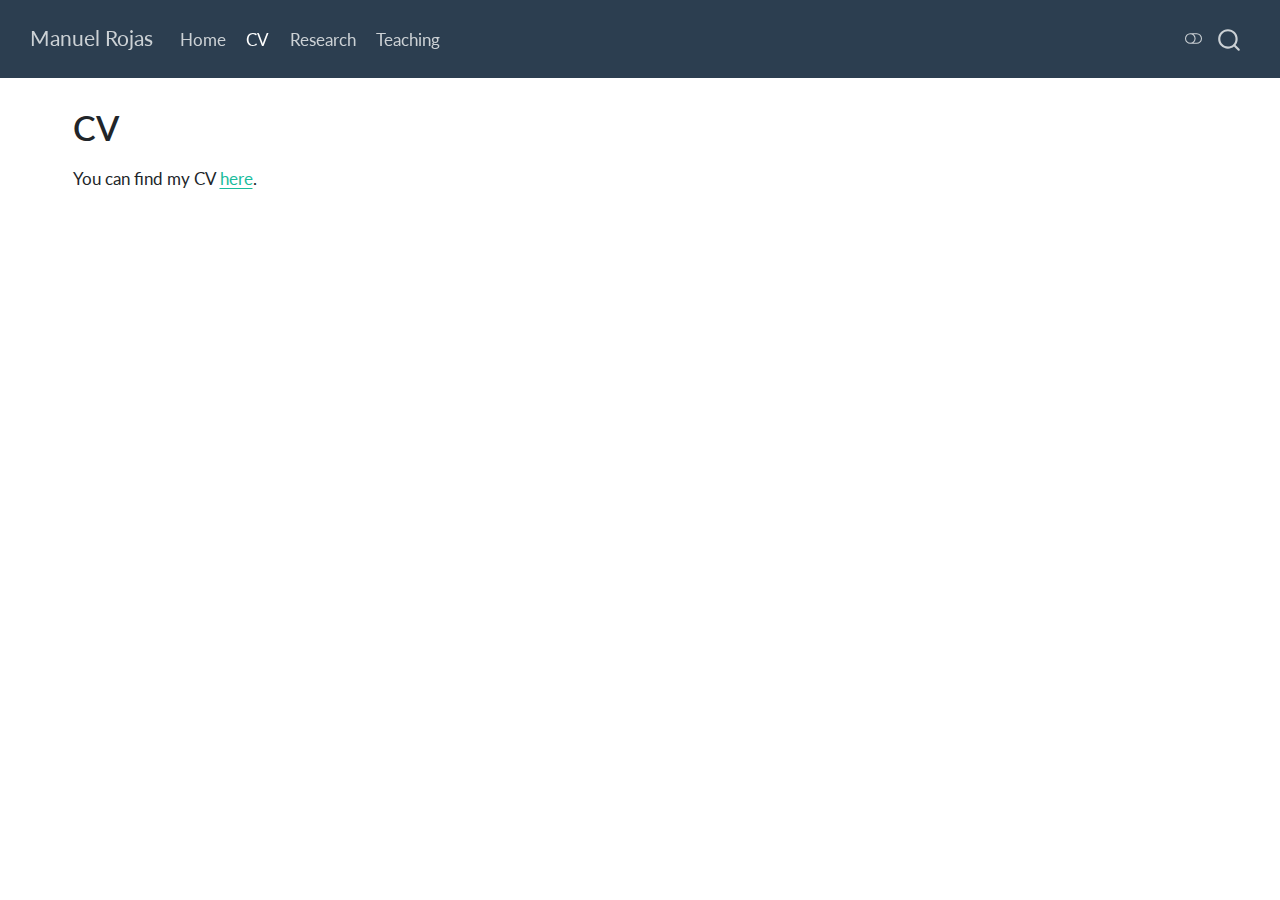
<file: docs/CV.html>
<!DOCTYPE html>
<html xmlns="http://www.w3.org/1999/xhtml" lang="en" xml:lang="en"><head>

<meta charset="utf-8">
<meta name="generator" content="quarto-1.3.450">

<meta name="viewport" content="width=device-width, initial-scale=1.0, user-scalable=yes">


<title>Manuel Rojas - CV</title>
<style>
code{white-space: pre-wrap;}
span.smallcaps{font-variant: small-caps;}
div.columns{display: flex; gap: min(4vw, 1.5em);}
div.column{flex: auto; overflow-x: auto;}
div.hanging-indent{margin-left: 1.5em; text-indent: -1.5em;}
ul.task-list{list-style: none;}
ul.task-list li input[type="checkbox"] {
  width: 0.8em;
  margin: 0 0.8em 0.2em -1em; /* quarto-specific, see https://github.com/quarto-dev/quarto-cli/issues/4556 */ 
  vertical-align: middle;
}
</style>


<script src="site_libs/quarto-nav/quarto-nav.js"></script>
<script src="site_libs/quarto-nav/headroom.min.js"></script>
<script src="site_libs/clipboard/clipboard.min.js"></script>
<script src="site_libs/quarto-search/autocomplete.umd.js"></script>
<script src="site_libs/quarto-search/fuse.min.js"></script>
<script src="site_libs/quarto-search/quarto-search.js"></script>
<meta name="quarto:offset" content="./">
<script src="site_libs/quarto-html/quarto.js"></script>
<script src="site_libs/quarto-html/popper.min.js"></script>
<script src="site_libs/quarto-html/tippy.umd.min.js"></script>
<script src="site_libs/quarto-html/anchor.min.js"></script>
<link href="site_libs/quarto-html/tippy.css" rel="stylesheet">
<link href="site_libs/quarto-html/quarto-syntax-highlighting.css" rel="stylesheet" class="quarto-color-scheme" id="quarto-text-highlighting-styles">
<link href="site_libs/quarto-html/quarto-syntax-highlighting-dark.css" rel="prefetch" class="quarto-color-scheme quarto-color-alternate" id="quarto-text-highlighting-styles">
<script src="site_libs/bootstrap/bootstrap.min.js"></script>
<link href="site_libs/bootstrap/bootstrap-icons.css" rel="stylesheet">
<link href="site_libs/bootstrap/bootstrap.min.css" rel="stylesheet" class="quarto-color-scheme" id="quarto-bootstrap" data-mode="light">
<link href="site_libs/bootstrap/bootstrap-dark.min.css" rel="prefetch" class="quarto-color-scheme quarto-color-alternate" id="quarto-bootstrap" data-mode="dark">
<script id="quarto-search-options" type="application/json">{
  "location": "navbar",
  "copy-button": false,
  "collapse-after": 3,
  "panel-placement": "end",
  "type": "overlay",
  "limit": 20,
  "language": {
    "search-no-results-text": "No results",
    "search-matching-documents-text": "matching documents",
    "search-copy-link-title": "Copy link to search",
    "search-hide-matches-text": "Hide additional matches",
    "search-more-match-text": "more match in this document",
    "search-more-matches-text": "more matches in this document",
    "search-clear-button-title": "Clear",
    "search-detached-cancel-button-title": "Cancel",
    "search-submit-button-title": "Submit",
    "search-label": "Search"
  }
}</script>


<link rel="stylesheet" href="styles.css">
</head>

<body class="nav-fixed">

<div id="quarto-search-results"></div>
  <header id="quarto-header" class="headroom fixed-top">
    <nav class="navbar navbar-expand-lg navbar-dark ">
      <div class="navbar-container container-fluid">
      <div class="navbar-brand-container">
    <a class="navbar-brand" href="./index.html">
    <span class="navbar-title">Manuel Rojas</span>
    </a>
  </div>
            <div id="quarto-search" class="" title="Search"></div>
          <button class="navbar-toggler" type="button" data-bs-toggle="collapse" data-bs-target="#navbarCollapse" aria-controls="navbarCollapse" aria-expanded="false" aria-label="Toggle navigation" onclick="if (window.quartoToggleHeadroom) { window.quartoToggleHeadroom(); }">
  <span class="navbar-toggler-icon"></span>
</button>
          <div class="collapse navbar-collapse" id="navbarCollapse">
            <ul class="navbar-nav navbar-nav-scroll me-auto">
  <li class="nav-item">
    <a class="nav-link" href="./index.html" rel="" target="">
 <span class="menu-text">Home</span></a>
  </li>  
  <li class="nav-item">
    <a class="nav-link active" href="./CV.html" rel="" target="" aria-current="page">
 <span class="menu-text">CV</span></a>
  </li>  
  <li class="nav-item">
    <a class="nav-link" href="./Research.html" rel="" target="">
 <span class="menu-text">Research</span></a>
  </li>  
  <li class="nav-item">
    <a class="nav-link" href="./Teaching.html" rel="" target="">
 <span class="menu-text">Teaching</span></a>
  </li>  
</ul>
            <div class="quarto-navbar-tools ms-auto">
  <a href="" class="quarto-color-scheme-toggle quarto-navigation-tool  px-1" onclick="window.quartoToggleColorScheme(); return false;" title="Toggle dark mode"><i class="bi"></i></a>
</div>
          </div> <!-- /navcollapse -->
      </div> <!-- /container-fluid -->
    </nav>
</header>
<!-- content -->
<div id="quarto-content" class="quarto-container page-columns page-rows-contents page-layout-full page-navbar">
<!-- sidebar -->
<!-- margin-sidebar -->
    
<!-- main -->
<main class="content column-page" id="quarto-document-content">

<header id="title-block-header" class="quarto-title-block default">
<div class="quarto-title">
<h1 class="title">CV</h1>
</div>



<div class="quarto-title-meta">

    
  
    
  </div>
  

</header>

<p>You can find my CV <a href="https://www.dropbox.com/scl/fi/4wqlz6qmmjzovny2tpq8y/CV-Manuel-Rojas.pdf?rlkey=vr4nv0cp5w0sraijq7u83golq&amp;dl=0">here</a>.</p>



</main> <!-- /main -->
<script id="quarto-html-after-body" type="application/javascript">
window.document.addEventListener("DOMContentLoaded", function (event) {
  const toggleBodyColorMode = (bsSheetEl) => {
    const mode = bsSheetEl.getAttribute("data-mode");
    const bodyEl = window.document.querySelector("body");
    if (mode === "dark") {
      bodyEl.classList.add("quarto-dark");
      bodyEl.classList.remove("quarto-light");
    } else {
      bodyEl.classList.add("quarto-light");
      bodyEl.classList.remove("quarto-dark");
    }
  }
  const toggleBodyColorPrimary = () => {
    const bsSheetEl = window.document.querySelector("link#quarto-bootstrap");
    if (bsSheetEl) {
      toggleBodyColorMode(bsSheetEl);
    }
  }
  toggleBodyColorPrimary();  
  const disableStylesheet = (stylesheets) => {
    for (let i=0; i < stylesheets.length; i++) {
      const stylesheet = stylesheets[i];
      stylesheet.rel = 'prefetch';
    }
  }
  const enableStylesheet = (stylesheets) => {
    for (let i=0; i < stylesheets.length; i++) {
      const stylesheet = stylesheets[i];
      stylesheet.rel = 'stylesheet';
    }
  }
  const manageTransitions = (selector, allowTransitions) => {
    const els = window.document.querySelectorAll(selector);
    for (let i=0; i < els.length; i++) {
      const el = els[i];
      if (allowTransitions) {
        el.classList.remove('notransition');
      } else {
        el.classList.add('notransition');
      }
    }
  }
  const toggleColorMode = (alternate) => {
    // Switch the stylesheets
    const alternateStylesheets = window.document.querySelectorAll('link.quarto-color-scheme.quarto-color-alternate');
    manageTransitions('#quarto-margin-sidebar .nav-link', false);
    if (alternate) {
      enableStylesheet(alternateStylesheets);
      for (const sheetNode of alternateStylesheets) {
        if (sheetNode.id === "quarto-bootstrap") {
          toggleBodyColorMode(sheetNode);
        }
      }
    } else {
      disableStylesheet(alternateStylesheets);
      toggleBodyColorPrimary();
    }
    manageTransitions('#quarto-margin-sidebar .nav-link', true);
    // Switch the toggles
    const toggles = window.document.querySelectorAll('.quarto-color-scheme-toggle');
    for (let i=0; i < toggles.length; i++) {
      const toggle = toggles[i];
      if (toggle) {
        if (alternate) {
          toggle.classList.add("alternate");     
        } else {
          toggle.classList.remove("alternate");
        }
      }
    }
    // Hack to workaround the fact that safari doesn't
    // properly recolor the scrollbar when toggling (#1455)
    if (navigator.userAgent.indexOf('Safari') > 0 && navigator.userAgent.indexOf('Chrome') == -1) {
      manageTransitions("body", false);
      window.scrollTo(0, 1);
      setTimeout(() => {
        window.scrollTo(0, 0);
        manageTransitions("body", true);
      }, 40);  
    }
  }
  const isFileUrl = () => { 
    return window.location.protocol === 'file:';
  }
  const hasAlternateSentinel = () => {  
    let styleSentinel = getColorSchemeSentinel();
    if (styleSentinel !== null) {
      return styleSentinel === "alternate";
    } else {
      return false;
    }
  }
  const setStyleSentinel = (alternate) => {
    const value = alternate ? "alternate" : "default";
    if (!isFileUrl()) {
      window.localStorage.setItem("quarto-color-scheme", value);
    } else {
      localAlternateSentinel = value;
    }
  }
  const getColorSchemeSentinel = () => {
    if (!isFileUrl()) {
      const storageValue = window.localStorage.getItem("quarto-color-scheme");
      return storageValue != null ? storageValue : localAlternateSentinel;
    } else {
      return localAlternateSentinel;
    }
  }
  let localAlternateSentinel = 'default';
  // Dark / light mode switch
  window.quartoToggleColorScheme = () => {
    // Read the current dark / light value 
    let toAlternate = !hasAlternateSentinel();
    toggleColorMode(toAlternate);
    setStyleSentinel(toAlternate);
  };
  // Ensure there is a toggle, if there isn't float one in the top right
  if (window.document.querySelector('.quarto-color-scheme-toggle') === null) {
    const a = window.document.createElement('a');
    a.classList.add('top-right');
    a.classList.add('quarto-color-scheme-toggle');
    a.href = "";
    a.onclick = function() { try { window.quartoToggleColorScheme(); } catch {} return false; };
    const i = window.document.createElement("i");
    i.classList.add('bi');
    a.appendChild(i);
    window.document.body.appendChild(a);
  }
  // Switch to dark mode if need be
  if (hasAlternateSentinel()) {
    toggleColorMode(true);
  } else {
    toggleColorMode(false);
  }
  const icon = "";
  const anchorJS = new window.AnchorJS();
  anchorJS.options = {
    placement: 'right',
    icon: icon
  };
  anchorJS.add('.anchored');
  const isCodeAnnotation = (el) => {
    for (const clz of el.classList) {
      if (clz.startsWith('code-annotation-')) {                     
        return true;
      }
    }
    return false;
  }
  const clipboard = new window.ClipboardJS('.code-copy-button', {
    text: function(trigger) {
      const codeEl = trigger.previousElementSibling.cloneNode(true);
      for (const childEl of codeEl.children) {
        if (isCodeAnnotation(childEl)) {
          childEl.remove();
        }
      }
      return codeEl.innerText;
    }
  });
  clipboard.on('success', function(e) {
    // button target
    const button = e.trigger;
    // don't keep focus
    button.blur();
    // flash "checked"
    button.classList.add('code-copy-button-checked');
    var currentTitle = button.getAttribute("title");
    button.setAttribute("title", "Copied!");
    let tooltip;
    if (window.bootstrap) {
      button.setAttribute("data-bs-toggle", "tooltip");
      button.setAttribute("data-bs-placement", "left");
      button.setAttribute("data-bs-title", "Copied!");
      tooltip = new bootstrap.Tooltip(button, 
        { trigger: "manual", 
          customClass: "code-copy-button-tooltip",
          offset: [0, -8]});
      tooltip.show();    
    }
    setTimeout(function() {
      if (tooltip) {
        tooltip.hide();
        button.removeAttribute("data-bs-title");
        button.removeAttribute("data-bs-toggle");
        button.removeAttribute("data-bs-placement");
      }
      button.setAttribute("title", currentTitle);
      button.classList.remove('code-copy-button-checked');
    }, 1000);
    // clear code selection
    e.clearSelection();
  });
  function tippyHover(el, contentFn) {
    const config = {
      allowHTML: true,
      content: contentFn,
      maxWidth: 500,
      delay: 100,
      arrow: false,
      appendTo: function(el) {
          return el.parentElement;
      },
      interactive: true,
      interactiveBorder: 10,
      theme: 'quarto',
      placement: 'bottom-start'
    };
    window.tippy(el, config); 
  }
  const noterefs = window.document.querySelectorAll('a[role="doc-noteref"]');
  for (var i=0; i<noterefs.length; i++) {
    const ref = noterefs[i];
    tippyHover(ref, function() {
      // use id or data attribute instead here
      let href = ref.getAttribute('data-footnote-href') || ref.getAttribute('href');
      try { href = new URL(href).hash; } catch {}
      const id = href.replace(/^#\/?/, "");
      const note = window.document.getElementById(id);
      return note.innerHTML;
    });
  }
      let selectedAnnoteEl;
      const selectorForAnnotation = ( cell, annotation) => {
        let cellAttr = 'data-code-cell="' + cell + '"';
        let lineAttr = 'data-code-annotation="' +  annotation + '"';
        const selector = 'span[' + cellAttr + '][' + lineAttr + ']';
        return selector;
      }
      const selectCodeLines = (annoteEl) => {
        const doc = window.document;
        const targetCell = annoteEl.getAttribute("data-target-cell");
        const targetAnnotation = annoteEl.getAttribute("data-target-annotation");
        const annoteSpan = window.document.querySelector(selectorForAnnotation(targetCell, targetAnnotation));
        const lines = annoteSpan.getAttribute("data-code-lines").split(",");
        const lineIds = lines.map((line) => {
          return targetCell + "-" + line;
        })
        let top = null;
        let height = null;
        let parent = null;
        if (lineIds.length > 0) {
            //compute the position of the single el (top and bottom and make a div)
            const el = window.document.getElementById(lineIds[0]);
            top = el.offsetTop;
            height = el.offsetHeight;
            parent = el.parentElement.parentElement;
          if (lineIds.length > 1) {
            const lastEl = window.document.getElementById(lineIds[lineIds.length - 1]);
            const bottom = lastEl.offsetTop + lastEl.offsetHeight;
            height = bottom - top;
          }
          if (top !== null && height !== null && parent !== null) {
            // cook up a div (if necessary) and position it 
            let div = window.document.getElementById("code-annotation-line-highlight");
            if (div === null) {
              div = window.document.createElement("div");
              div.setAttribute("id", "code-annotation-line-highlight");
              div.style.position = 'absolute';
              parent.appendChild(div);
            }
            div.style.top = top - 2 + "px";
            div.style.height = height + 4 + "px";
            let gutterDiv = window.document.getElementById("code-annotation-line-highlight-gutter");
            if (gutterDiv === null) {
              gutterDiv = window.document.createElement("div");
              gutterDiv.setAttribute("id", "code-annotation-line-highlight-gutter");
              gutterDiv.style.position = 'absolute';
              const codeCell = window.document.getElementById(targetCell);
              const gutter = codeCell.querySelector('.code-annotation-gutter');
              gutter.appendChild(gutterDiv);
            }
            gutterDiv.style.top = top - 2 + "px";
            gutterDiv.style.height = height + 4 + "px";
          }
          selectedAnnoteEl = annoteEl;
        }
      };
      const unselectCodeLines = () => {
        const elementsIds = ["code-annotation-line-highlight", "code-annotation-line-highlight-gutter"];
        elementsIds.forEach((elId) => {
          const div = window.document.getElementById(elId);
          if (div) {
            div.remove();
          }
        });
        selectedAnnoteEl = undefined;
      };
      // Attach click handler to the DT
      const annoteDls = window.document.querySelectorAll('dt[data-target-cell]');
      for (const annoteDlNode of annoteDls) {
        annoteDlNode.addEventListener('click', (event) => {
          const clickedEl = event.target;
          if (clickedEl !== selectedAnnoteEl) {
            unselectCodeLines();
            const activeEl = window.document.querySelector('dt[data-target-cell].code-annotation-active');
            if (activeEl) {
              activeEl.classList.remove('code-annotation-active');
            }
            selectCodeLines(clickedEl);
            clickedEl.classList.add('code-annotation-active');
          } else {
            // Unselect the line
            unselectCodeLines();
            clickedEl.classList.remove('code-annotation-active');
          }
        });
      }
  const findCites = (el) => {
    const parentEl = el.parentElement;
    if (parentEl) {
      const cites = parentEl.dataset.cites;
      if (cites) {
        return {
          el,
          cites: cites.split(' ')
        };
      } else {
        return findCites(el.parentElement)
      }
    } else {
      return undefined;
    }
  };
  var bibliorefs = window.document.querySelectorAll('a[role="doc-biblioref"]');
  for (var i=0; i<bibliorefs.length; i++) {
    const ref = bibliorefs[i];
    const citeInfo = findCites(ref);
    if (citeInfo) {
      tippyHover(citeInfo.el, function() {
        var popup = window.document.createElement('div');
        citeInfo.cites.forEach(function(cite) {
          var citeDiv = window.document.createElement('div');
          citeDiv.classList.add('hanging-indent');
          citeDiv.classList.add('csl-entry');
          var biblioDiv = window.document.getElementById('ref-' + cite);
          if (biblioDiv) {
            citeDiv.innerHTML = biblioDiv.innerHTML;
          }
          popup.appendChild(citeDiv);
        });
        return popup.innerHTML;
      });
    }
  }
});
</script>
</div> <!-- /content -->



</body></html>
</file>
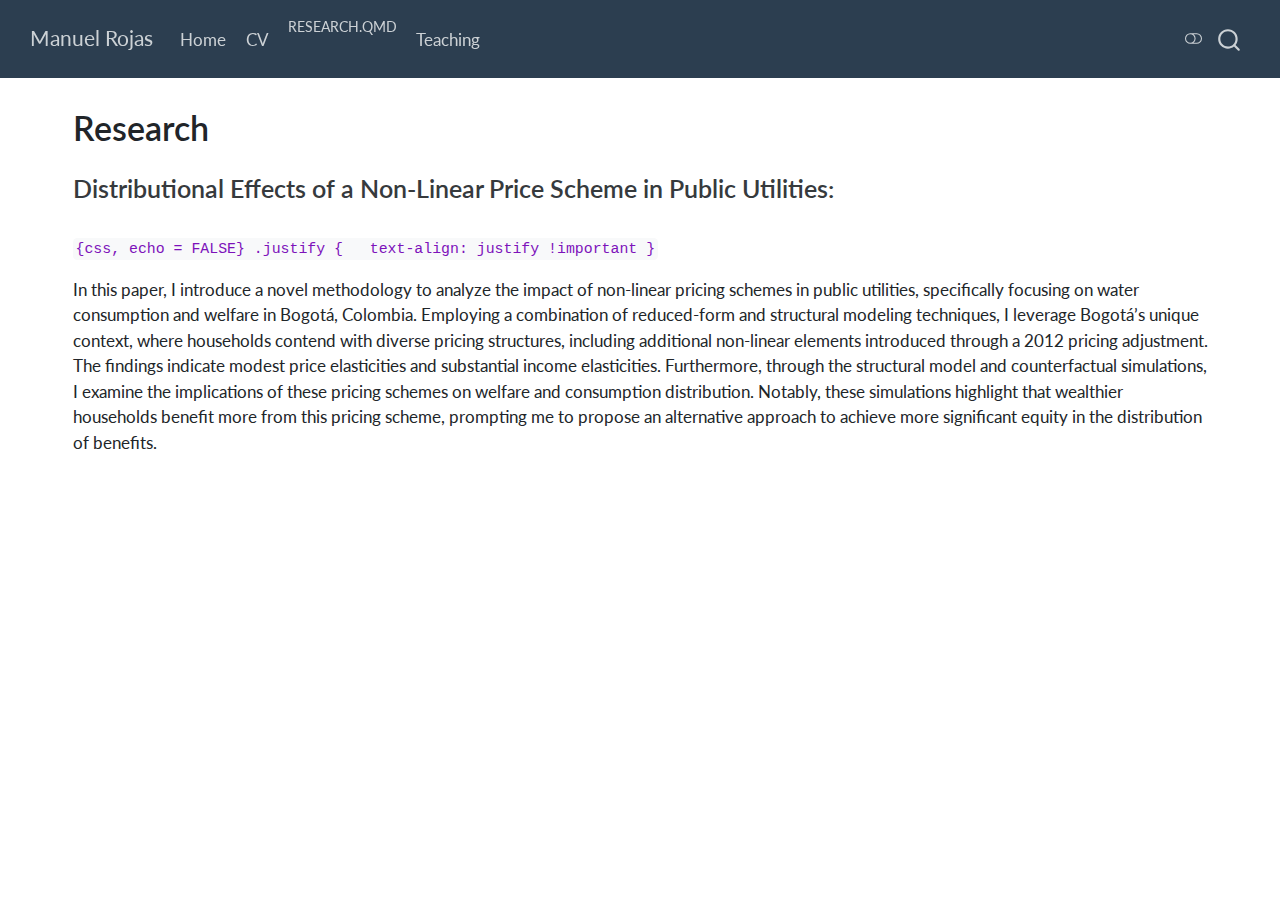
<file: docs/Research.html>
<!DOCTYPE html>
<html xmlns="http://www.w3.org/1999/xhtml" lang="en" xml:lang="en"><head>

<meta charset="utf-8">
<meta name="generator" content="quarto-1.3.450">

<meta name="viewport" content="width=device-width, initial-scale=1.0, user-scalable=yes">


<title>Manuel Rojas - Research</title>
<style>
code{white-space: pre-wrap;}
span.smallcaps{font-variant: small-caps;}
div.columns{display: flex; gap: min(4vw, 1.5em);}
div.column{flex: auto; overflow-x: auto;}
div.hanging-indent{margin-left: 1.5em; text-indent: -1.5em;}
ul.task-list{list-style: none;}
ul.task-list li input[type="checkbox"] {
  width: 0.8em;
  margin: 0 0.8em 0.2em -1em; /* quarto-specific, see https://github.com/quarto-dev/quarto-cli/issues/4556 */ 
  vertical-align: middle;
}
</style>


<script src="site_libs/quarto-nav/quarto-nav.js"></script>
<script src="site_libs/quarto-nav/headroom.min.js"></script>
<script src="site_libs/clipboard/clipboard.min.js"></script>
<script src="site_libs/quarto-search/autocomplete.umd.js"></script>
<script src="site_libs/quarto-search/fuse.min.js"></script>
<script src="site_libs/quarto-search/quarto-search.js"></script>
<meta name="quarto:offset" content="./">
<script src="site_libs/quarto-html/quarto.js"></script>
<script src="site_libs/quarto-html/popper.min.js"></script>
<script src="site_libs/quarto-html/tippy.umd.min.js"></script>
<script src="site_libs/quarto-html/anchor.min.js"></script>
<link href="site_libs/quarto-html/tippy.css" rel="stylesheet">
<link href="site_libs/quarto-html/quarto-syntax-highlighting.css" rel="stylesheet" class="quarto-color-scheme" id="quarto-text-highlighting-styles">
<link href="site_libs/quarto-html/quarto-syntax-highlighting-dark.css" rel="prefetch" class="quarto-color-scheme quarto-color-alternate" id="quarto-text-highlighting-styles">
<script src="site_libs/bootstrap/bootstrap.min.js"></script>
<link href="site_libs/bootstrap/bootstrap-icons.css" rel="stylesheet">
<link href="site_libs/bootstrap/bootstrap.min.css" rel="stylesheet" class="quarto-color-scheme" id="quarto-bootstrap" data-mode="light">
<link href="site_libs/bootstrap/bootstrap-dark.min.css" rel="prefetch" class="quarto-color-scheme quarto-color-alternate" id="quarto-bootstrap" data-mode="dark">
<script id="quarto-search-options" type="application/json">{
  "location": "navbar",
  "copy-button": false,
  "collapse-after": 3,
  "panel-placement": "end",
  "type": "overlay",
  "limit": 20,
  "language": {
    "search-no-results-text": "No results",
    "search-matching-documents-text": "matching documents",
    "search-copy-link-title": "Copy link to search",
    "search-hide-matches-text": "Hide additional matches",
    "search-more-match-text": "more match in this document",
    "search-more-matches-text": "more matches in this document",
    "search-clear-button-title": "Clear",
    "search-detached-cancel-button-title": "Cancel",
    "search-submit-button-title": "Submit",
    "search-label": "Search"
  }
}</script>


<link rel="stylesheet" href="styles.css">
</head>

<body class="nav-fixed">

<div id="quarto-search-results"></div>
  <header id="quarto-header" class="headroom fixed-top">
    <nav class="navbar navbar-expand-lg navbar-dark ">
      <div class="navbar-container container-fluid">
      <div class="navbar-brand-container">
    <a class="navbar-brand" href="./index.html">
    <span class="navbar-title">Manuel Rojas</span>
    </a>
  </div>
            <div id="quarto-search" class="" title="Search"></div>
          <button class="navbar-toggler" type="button" data-bs-toggle="collapse" data-bs-target="#navbarCollapse" aria-controls="navbarCollapse" aria-expanded="false" aria-label="Toggle navigation" onclick="if (window.quartoToggleHeadroom) { window.quartoToggleHeadroom(); }">
  <span class="navbar-toggler-icon"></span>
</button>
          <div class="collapse navbar-collapse" id="navbarCollapse">
            <ul class="navbar-nav navbar-nav-scroll me-auto">
  <li class="nav-item">
    <a class="nav-link" href="./index.html" rel="" target="">
 <span class="menu-text">Home</span></a>
  </li>  
  <li class="nav-item">
    <a class="nav-link" href="./CV.html" rel="" target="">
 <span class="menu-text">CV</span></a>
  </li>  
  <li class="dropdown-header">
 <span class="menu-text">Research.qmd</span></li>
  <li class="nav-item">
    <a class="nav-link" href="./Teaching.html" rel="" target="">
 <span class="menu-text">Teaching</span></a>
  </li>  
</ul>
            <div class="quarto-navbar-tools ms-auto">
  <a href="" class="quarto-color-scheme-toggle quarto-navigation-tool  px-1" onclick="window.quartoToggleColorScheme(); return false;" title="Toggle dark mode"><i class="bi"></i></a>
</div>
          </div> <!-- /navcollapse -->
      </div> <!-- /container-fluid -->
    </nav>
</header>
<!-- content -->
<div id="quarto-content" class="quarto-container page-columns page-rows-contents page-layout-full page-navbar">
<!-- sidebar -->
<!-- margin-sidebar -->
    
<!-- main -->
<main class="content column-page" id="quarto-document-content">

<header id="title-block-header" class="quarto-title-block default">
<div class="quarto-title">
<h1 class="title">Research</h1>
</div>



<div class="quarto-title-meta">

    
  
    
  </div>
  

</header>

<section id="distributional-effects-of-a-non-linear-price-scheme-in-public-utilities" class="level3">
<h3 class="anchored" data-anchor-id="distributional-effects-of-a-non-linear-price-scheme-in-public-utilities">Distributional Effects of a Non-Linear Price Scheme in Public Utilities:</h3>
<pre><code></code></pre>
<p><code>{css, echo = FALSE} .justify {   text-align: justify !important }</code></p>
<div class="justify">
<p>In this paper, I introduce a novel methodology to analyze the impact of non-linear pricing schemes in public utilities, specifically focusing on water consumption and welfare in Bogotá, Colombia. Employing a combination of reduced-form and structural modeling techniques, I leverage Bogotá’s unique context, where households contend with diverse pricing structures, including additional non-linear elements introduced through a 2012 pricing adjustment. The findings indicate modest price elasticities and substantial income elasticities. Furthermore, through the structural model and counterfactual simulations, I examine the implications of these pricing schemes on welfare and consumption distribution. Notably, these simulations highlight that wealthier households benefit more from this pricing scheme, prompting me to propose an alternative approach to achieve more significant equity in the distribution of benefits.</p>
</div>
<pre><code></code></pre>


</section>

</main> <!-- /main -->
<script id="quarto-html-after-body" type="application/javascript">
window.document.addEventListener("DOMContentLoaded", function (event) {
  const toggleBodyColorMode = (bsSheetEl) => {
    const mode = bsSheetEl.getAttribute("data-mode");
    const bodyEl = window.document.querySelector("body");
    if (mode === "dark") {
      bodyEl.classList.add("quarto-dark");
      bodyEl.classList.remove("quarto-light");
    } else {
      bodyEl.classList.add("quarto-light");
      bodyEl.classList.remove("quarto-dark");
    }
  }
  const toggleBodyColorPrimary = () => {
    const bsSheetEl = window.document.querySelector("link#quarto-bootstrap");
    if (bsSheetEl) {
      toggleBodyColorMode(bsSheetEl);
    }
  }
  toggleBodyColorPrimary();  
  const disableStylesheet = (stylesheets) => {
    for (let i=0; i < stylesheets.length; i++) {
      const stylesheet = stylesheets[i];
      stylesheet.rel = 'prefetch';
    }
  }
  const enableStylesheet = (stylesheets) => {
    for (let i=0; i < stylesheets.length; i++) {
      const stylesheet = stylesheets[i];
      stylesheet.rel = 'stylesheet';
    }
  }
  const manageTransitions = (selector, allowTransitions) => {
    const els = window.document.querySelectorAll(selector);
    for (let i=0; i < els.length; i++) {
      const el = els[i];
      if (allowTransitions) {
        el.classList.remove('notransition');
      } else {
        el.classList.add('notransition');
      }
    }
  }
  const toggleColorMode = (alternate) => {
    // Switch the stylesheets
    const alternateStylesheets = window.document.querySelectorAll('link.quarto-color-scheme.quarto-color-alternate');
    manageTransitions('#quarto-margin-sidebar .nav-link', false);
    if (alternate) {
      enableStylesheet(alternateStylesheets);
      for (const sheetNode of alternateStylesheets) {
        if (sheetNode.id === "quarto-bootstrap") {
          toggleBodyColorMode(sheetNode);
        }
      }
    } else {
      disableStylesheet(alternateStylesheets);
      toggleBodyColorPrimary();
    }
    manageTransitions('#quarto-margin-sidebar .nav-link', true);
    // Switch the toggles
    const toggles = window.document.querySelectorAll('.quarto-color-scheme-toggle');
    for (let i=0; i < toggles.length; i++) {
      const toggle = toggles[i];
      if (toggle) {
        if (alternate) {
          toggle.classList.add("alternate");     
        } else {
          toggle.classList.remove("alternate");
        }
      }
    }
    // Hack to workaround the fact that safari doesn't
    // properly recolor the scrollbar when toggling (#1455)
    if (navigator.userAgent.indexOf('Safari') > 0 && navigator.userAgent.indexOf('Chrome') == -1) {
      manageTransitions("body", false);
      window.scrollTo(0, 1);
      setTimeout(() => {
        window.scrollTo(0, 0);
        manageTransitions("body", true);
      }, 40);  
    }
  }
  const isFileUrl = () => { 
    return window.location.protocol === 'file:';
  }
  const hasAlternateSentinel = () => {  
    let styleSentinel = getColorSchemeSentinel();
    if (styleSentinel !== null) {
      return styleSentinel === "alternate";
    } else {
      return false;
    }
  }
  const setStyleSentinel = (alternate) => {
    const value = alternate ? "alternate" : "default";
    if (!isFileUrl()) {
      window.localStorage.setItem("quarto-color-scheme", value);
    } else {
      localAlternateSentinel = value;
    }
  }
  const getColorSchemeSentinel = () => {
    if (!isFileUrl()) {
      const storageValue = window.localStorage.getItem("quarto-color-scheme");
      return storageValue != null ? storageValue : localAlternateSentinel;
    } else {
      return localAlternateSentinel;
    }
  }
  let localAlternateSentinel = 'default';
  // Dark / light mode switch
  window.quartoToggleColorScheme = () => {
    // Read the current dark / light value 
    let toAlternate = !hasAlternateSentinel();
    toggleColorMode(toAlternate);
    setStyleSentinel(toAlternate);
  };
  // Ensure there is a toggle, if there isn't float one in the top right
  if (window.document.querySelector('.quarto-color-scheme-toggle') === null) {
    const a = window.document.createElement('a');
    a.classList.add('top-right');
    a.classList.add('quarto-color-scheme-toggle');
    a.href = "";
    a.onclick = function() { try { window.quartoToggleColorScheme(); } catch {} return false; };
    const i = window.document.createElement("i");
    i.classList.add('bi');
    a.appendChild(i);
    window.document.body.appendChild(a);
  }
  // Switch to dark mode if need be
  if (hasAlternateSentinel()) {
    toggleColorMode(true);
  } else {
    toggleColorMode(false);
  }
  const icon = "";
  const anchorJS = new window.AnchorJS();
  anchorJS.options = {
    placement: 'right',
    icon: icon
  };
  anchorJS.add('.anchored');
  const isCodeAnnotation = (el) => {
    for (const clz of el.classList) {
      if (clz.startsWith('code-annotation-')) {                     
        return true;
      }
    }
    return false;
  }
  const clipboard = new window.ClipboardJS('.code-copy-button', {
    text: function(trigger) {
      const codeEl = trigger.previousElementSibling.cloneNode(true);
      for (const childEl of codeEl.children) {
        if (isCodeAnnotation(childEl)) {
          childEl.remove();
        }
      }
      return codeEl.innerText;
    }
  });
  clipboard.on('success', function(e) {
    // button target
    const button = e.trigger;
    // don't keep focus
    button.blur();
    // flash "checked"
    button.classList.add('code-copy-button-checked');
    var currentTitle = button.getAttribute("title");
    button.setAttribute("title", "Copied!");
    let tooltip;
    if (window.bootstrap) {
      button.setAttribute("data-bs-toggle", "tooltip");
      button.setAttribute("data-bs-placement", "left");
      button.setAttribute("data-bs-title", "Copied!");
      tooltip = new bootstrap.Tooltip(button, 
        { trigger: "manual", 
          customClass: "code-copy-button-tooltip",
          offset: [0, -8]});
      tooltip.show();    
    }
    setTimeout(function() {
      if (tooltip) {
        tooltip.hide();
        button.removeAttribute("data-bs-title");
        button.removeAttribute("data-bs-toggle");
        button.removeAttribute("data-bs-placement");
      }
      button.setAttribute("title", currentTitle);
      button.classList.remove('code-copy-button-checked');
    }, 1000);
    // clear code selection
    e.clearSelection();
  });
  function tippyHover(el, contentFn) {
    const config = {
      allowHTML: true,
      content: contentFn,
      maxWidth: 500,
      delay: 100,
      arrow: false,
      appendTo: function(el) {
          return el.parentElement;
      },
      interactive: true,
      interactiveBorder: 10,
      theme: 'quarto',
      placement: 'bottom-start'
    };
    window.tippy(el, config); 
  }
  const noterefs = window.document.querySelectorAll('a[role="doc-noteref"]');
  for (var i=0; i<noterefs.length; i++) {
    const ref = noterefs[i];
    tippyHover(ref, function() {
      // use id or data attribute instead here
      let href = ref.getAttribute('data-footnote-href') || ref.getAttribute('href');
      try { href = new URL(href).hash; } catch {}
      const id = href.replace(/^#\/?/, "");
      const note = window.document.getElementById(id);
      return note.innerHTML;
    });
  }
      let selectedAnnoteEl;
      const selectorForAnnotation = ( cell, annotation) => {
        let cellAttr = 'data-code-cell="' + cell + '"';
        let lineAttr = 'data-code-annotation="' +  annotation + '"';
        const selector = 'span[' + cellAttr + '][' + lineAttr + ']';
        return selector;
      }
      const selectCodeLines = (annoteEl) => {
        const doc = window.document;
        const targetCell = annoteEl.getAttribute("data-target-cell");
        const targetAnnotation = annoteEl.getAttribute("data-target-annotation");
        const annoteSpan = window.document.querySelector(selectorForAnnotation(targetCell, targetAnnotation));
        const lines = annoteSpan.getAttribute("data-code-lines").split(",");
        const lineIds = lines.map((line) => {
          return targetCell + "-" + line;
        })
        let top = null;
        let height = null;
        let parent = null;
        if (lineIds.length > 0) {
            //compute the position of the single el (top and bottom and make a div)
            const el = window.document.getElementById(lineIds[0]);
            top = el.offsetTop;
            height = el.offsetHeight;
            parent = el.parentElement.parentElement;
          if (lineIds.length > 1) {
            const lastEl = window.document.getElementById(lineIds[lineIds.length - 1]);
            const bottom = lastEl.offsetTop + lastEl.offsetHeight;
            height = bottom - top;
          }
          if (top !== null && height !== null && parent !== null) {
            // cook up a div (if necessary) and position it 
            let div = window.document.getElementById("code-annotation-line-highlight");
            if (div === null) {
              div = window.document.createElement("div");
              div.setAttribute("id", "code-annotation-line-highlight");
              div.style.position = 'absolute';
              parent.appendChild(div);
            }
            div.style.top = top - 2 + "px";
            div.style.height = height + 4 + "px";
            let gutterDiv = window.document.getElementById("code-annotation-line-highlight-gutter");
            if (gutterDiv === null) {
              gutterDiv = window.document.createElement("div");
              gutterDiv.setAttribute("id", "code-annotation-line-highlight-gutter");
              gutterDiv.style.position = 'absolute';
              const codeCell = window.document.getElementById(targetCell);
              const gutter = codeCell.querySelector('.code-annotation-gutter');
              gutter.appendChild(gutterDiv);
            }
            gutterDiv.style.top = top - 2 + "px";
            gutterDiv.style.height = height + 4 + "px";
          }
          selectedAnnoteEl = annoteEl;
        }
      };
      const unselectCodeLines = () => {
        const elementsIds = ["code-annotation-line-highlight", "code-annotation-line-highlight-gutter"];
        elementsIds.forEach((elId) => {
          const div = window.document.getElementById(elId);
          if (div) {
            div.remove();
          }
        });
        selectedAnnoteEl = undefined;
      };
      // Attach click handler to the DT
      const annoteDls = window.document.querySelectorAll('dt[data-target-cell]');
      for (const annoteDlNode of annoteDls) {
        annoteDlNode.addEventListener('click', (event) => {
          const clickedEl = event.target;
          if (clickedEl !== selectedAnnoteEl) {
            unselectCodeLines();
            const activeEl = window.document.querySelector('dt[data-target-cell].code-annotation-active');
            if (activeEl) {
              activeEl.classList.remove('code-annotation-active');
            }
            selectCodeLines(clickedEl);
            clickedEl.classList.add('code-annotation-active');
          } else {
            // Unselect the line
            unselectCodeLines();
            clickedEl.classList.remove('code-annotation-active');
          }
        });
      }
  const findCites = (el) => {
    const parentEl = el.parentElement;
    if (parentEl) {
      const cites = parentEl.dataset.cites;
      if (cites) {
        return {
          el,
          cites: cites.split(' ')
        };
      } else {
        return findCites(el.parentElement)
      }
    } else {
      return undefined;
    }
  };
  var bibliorefs = window.document.querySelectorAll('a[role="doc-biblioref"]');
  for (var i=0; i<bibliorefs.length; i++) {
    const ref = bibliorefs[i];
    const citeInfo = findCites(ref);
    if (citeInfo) {
      tippyHover(citeInfo.el, function() {
        var popup = window.document.createElement('div');
        citeInfo.cites.forEach(function(cite) {
          var citeDiv = window.document.createElement('div');
          citeDiv.classList.add('hanging-indent');
          citeDiv.classList.add('csl-entry');
          var biblioDiv = window.document.getElementById('ref-' + cite);
          if (biblioDiv) {
            citeDiv.innerHTML = biblioDiv.innerHTML;
          }
          popup.appendChild(citeDiv);
        });
        return popup.innerHTML;
      });
    }
  }
});
</script>
</div> <!-- /content -->



</body></html>
</file>
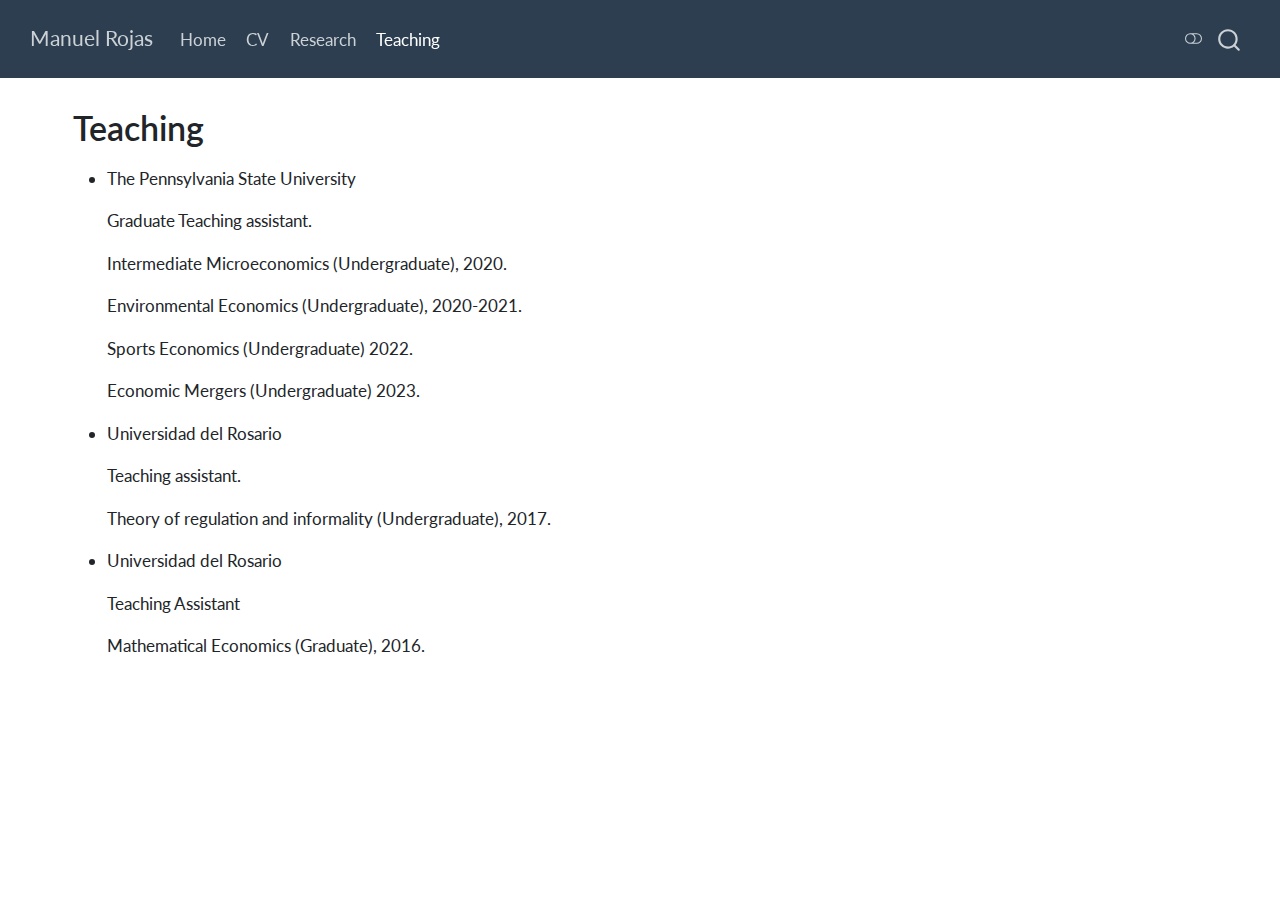
<file: docs/Teaching.html>
<!DOCTYPE html>
<html xmlns="http://www.w3.org/1999/xhtml" lang="en" xml:lang="en"><head>

<meta charset="utf-8">
<meta name="generator" content="quarto-1.3.450">

<meta name="viewport" content="width=device-width, initial-scale=1.0, user-scalable=yes">


<title>Manuel Rojas - Teaching</title>
<style>
code{white-space: pre-wrap;}
span.smallcaps{font-variant: small-caps;}
div.columns{display: flex; gap: min(4vw, 1.5em);}
div.column{flex: auto; overflow-x: auto;}
div.hanging-indent{margin-left: 1.5em; text-indent: -1.5em;}
ul.task-list{list-style: none;}
ul.task-list li input[type="checkbox"] {
  width: 0.8em;
  margin: 0 0.8em 0.2em -1em; /* quarto-specific, see https://github.com/quarto-dev/quarto-cli/issues/4556 */ 
  vertical-align: middle;
}
</style>


<script src="site_libs/quarto-nav/quarto-nav.js"></script>
<script src="site_libs/quarto-nav/headroom.min.js"></script>
<script src="site_libs/clipboard/clipboard.min.js"></script>
<script src="site_libs/quarto-search/autocomplete.umd.js"></script>
<script src="site_libs/quarto-search/fuse.min.js"></script>
<script src="site_libs/quarto-search/quarto-search.js"></script>
<meta name="quarto:offset" content="./">
<script src="site_libs/quarto-html/quarto.js"></script>
<script src="site_libs/quarto-html/popper.min.js"></script>
<script src="site_libs/quarto-html/tippy.umd.min.js"></script>
<script src="site_libs/quarto-html/anchor.min.js"></script>
<link href="site_libs/quarto-html/tippy.css" rel="stylesheet">
<link href="site_libs/quarto-html/quarto-syntax-highlighting.css" rel="stylesheet" class="quarto-color-scheme" id="quarto-text-highlighting-styles">
<link href="site_libs/quarto-html/quarto-syntax-highlighting-dark.css" rel="prefetch" class="quarto-color-scheme quarto-color-alternate" id="quarto-text-highlighting-styles">
<script src="site_libs/bootstrap/bootstrap.min.js"></script>
<link href="site_libs/bootstrap/bootstrap-icons.css" rel="stylesheet">
<link href="site_libs/bootstrap/bootstrap.min.css" rel="stylesheet" class="quarto-color-scheme" id="quarto-bootstrap" data-mode="light">
<link href="site_libs/bootstrap/bootstrap-dark.min.css" rel="prefetch" class="quarto-color-scheme quarto-color-alternate" id="quarto-bootstrap" data-mode="dark">
<script id="quarto-search-options" type="application/json">{
  "location": "navbar",
  "copy-button": false,
  "collapse-after": 3,
  "panel-placement": "end",
  "type": "overlay",
  "limit": 20,
  "language": {
    "search-no-results-text": "No results",
    "search-matching-documents-text": "matching documents",
    "search-copy-link-title": "Copy link to search",
    "search-hide-matches-text": "Hide additional matches",
    "search-more-match-text": "more match in this document",
    "search-more-matches-text": "more matches in this document",
    "search-clear-button-title": "Clear",
    "search-detached-cancel-button-title": "Cancel",
    "search-submit-button-title": "Submit",
    "search-label": "Search"
  }
}</script>


<link rel="stylesheet" href="styles.css">
</head>

<body class="nav-fixed">

<div id="quarto-search-results"></div>
  <header id="quarto-header" class="headroom fixed-top">
    <nav class="navbar navbar-expand-lg navbar-dark ">
      <div class="navbar-container container-fluid">
      <div class="navbar-brand-container">
    <a class="navbar-brand" href="./index.html">
    <span class="navbar-title">Manuel Rojas</span>
    </a>
  </div>
            <div id="quarto-search" class="" title="Search"></div>
          <button class="navbar-toggler" type="button" data-bs-toggle="collapse" data-bs-target="#navbarCollapse" aria-controls="navbarCollapse" aria-expanded="false" aria-label="Toggle navigation" onclick="if (window.quartoToggleHeadroom) { window.quartoToggleHeadroom(); }">
  <span class="navbar-toggler-icon"></span>
</button>
          <div class="collapse navbar-collapse" id="navbarCollapse">
            <ul class="navbar-nav navbar-nav-scroll me-auto">
  <li class="nav-item">
    <a class="nav-link" href="./index.html" rel="" target="">
 <span class="menu-text">Home</span></a>
  </li>  
  <li class="nav-item">
    <a class="nav-link" href="./CV.html" rel="" target="">
 <span class="menu-text">CV</span></a>
  </li>  
  <li class="nav-item">
    <a class="nav-link" href="./Research.html" rel="" target="">
 <span class="menu-text">Research</span></a>
  </li>  
  <li class="nav-item">
    <a class="nav-link active" href="./Teaching.html" rel="" target="" aria-current="page">
 <span class="menu-text">Teaching</span></a>
  </li>  
</ul>
            <div class="quarto-navbar-tools ms-auto">
  <a href="" class="quarto-color-scheme-toggle quarto-navigation-tool  px-1" onclick="window.quartoToggleColorScheme(); return false;" title="Toggle dark mode"><i class="bi"></i></a>
</div>
          </div> <!-- /navcollapse -->
      </div> <!-- /container-fluid -->
    </nav>
</header>
<!-- content -->
<div id="quarto-content" class="quarto-container page-columns page-rows-contents page-layout-full page-navbar">
<!-- sidebar -->
<!-- margin-sidebar -->
    
<!-- main -->
<main class="content column-page" id="quarto-document-content">

<header id="title-block-header" class="quarto-title-block default">
<div class="quarto-title">
<h1 class="title">Teaching</h1>
</div>



<div class="quarto-title-meta">

    
  
    
  </div>
  

</header>

<ul>
<li><p>The Pennsylvania State University</p>
<p>Graduate Teaching assistant.</p>
<p>Intermediate Microeconomics (Undergraduate), 2020.</p>
<p>Environmental Economics (Undergraduate), 2020-2021.</p>
<p>Sports Economics (Undergraduate) 2022.</p>
<p>Economic Mergers (Undergraduate) 2023.</p></li>
<li><p>Universidad del Rosario</p>
<p>Teaching assistant.</p>
<p>Theory of regulation and informality (Undergraduate), 2017.</p></li>
<li><p>Universidad del Rosario</p>
<p>Teaching Assistant</p>
<p>Mathematical Economics (Graduate), 2016.</p></li>
</ul>



</main> <!-- /main -->
<script id="quarto-html-after-body" type="application/javascript">
window.document.addEventListener("DOMContentLoaded", function (event) {
  const toggleBodyColorMode = (bsSheetEl) => {
    const mode = bsSheetEl.getAttribute("data-mode");
    const bodyEl = window.document.querySelector("body");
    if (mode === "dark") {
      bodyEl.classList.add("quarto-dark");
      bodyEl.classList.remove("quarto-light");
    } else {
      bodyEl.classList.add("quarto-light");
      bodyEl.classList.remove("quarto-dark");
    }
  }
  const toggleBodyColorPrimary = () => {
    const bsSheetEl = window.document.querySelector("link#quarto-bootstrap");
    if (bsSheetEl) {
      toggleBodyColorMode(bsSheetEl);
    }
  }
  toggleBodyColorPrimary();  
  const disableStylesheet = (stylesheets) => {
    for (let i=0; i < stylesheets.length; i++) {
      const stylesheet = stylesheets[i];
      stylesheet.rel = 'prefetch';
    }
  }
  const enableStylesheet = (stylesheets) => {
    for (let i=0; i < stylesheets.length; i++) {
      const stylesheet = stylesheets[i];
      stylesheet.rel = 'stylesheet';
    }
  }
  const manageTransitions = (selector, allowTransitions) => {
    const els = window.document.querySelectorAll(selector);
    for (let i=0; i < els.length; i++) {
      const el = els[i];
      if (allowTransitions) {
        el.classList.remove('notransition');
      } else {
        el.classList.add('notransition');
      }
    }
  }
  const toggleColorMode = (alternate) => {
    // Switch the stylesheets
    const alternateStylesheets = window.document.querySelectorAll('link.quarto-color-scheme.quarto-color-alternate');
    manageTransitions('#quarto-margin-sidebar .nav-link', false);
    if (alternate) {
      enableStylesheet(alternateStylesheets);
      for (const sheetNode of alternateStylesheets) {
        if (sheetNode.id === "quarto-bootstrap") {
          toggleBodyColorMode(sheetNode);
        }
      }
    } else {
      disableStylesheet(alternateStylesheets);
      toggleBodyColorPrimary();
    }
    manageTransitions('#quarto-margin-sidebar .nav-link', true);
    // Switch the toggles
    const toggles = window.document.querySelectorAll('.quarto-color-scheme-toggle');
    for (let i=0; i < toggles.length; i++) {
      const toggle = toggles[i];
      if (toggle) {
        if (alternate) {
          toggle.classList.add("alternate");     
        } else {
          toggle.classList.remove("alternate");
        }
      }
    }
    // Hack to workaround the fact that safari doesn't
    // properly recolor the scrollbar when toggling (#1455)
    if (navigator.userAgent.indexOf('Safari') > 0 && navigator.userAgent.indexOf('Chrome') == -1) {
      manageTransitions("body", false);
      window.scrollTo(0, 1);
      setTimeout(() => {
        window.scrollTo(0, 0);
        manageTransitions("body", true);
      }, 40);  
    }
  }
  const isFileUrl = () => { 
    return window.location.protocol === 'file:';
  }
  const hasAlternateSentinel = () => {  
    let styleSentinel = getColorSchemeSentinel();
    if (styleSentinel !== null) {
      return styleSentinel === "alternate";
    } else {
      return false;
    }
  }
  const setStyleSentinel = (alternate) => {
    const value = alternate ? "alternate" : "default";
    if (!isFileUrl()) {
      window.localStorage.setItem("quarto-color-scheme", value);
    } else {
      localAlternateSentinel = value;
    }
  }
  const getColorSchemeSentinel = () => {
    if (!isFileUrl()) {
      const storageValue = window.localStorage.getItem("quarto-color-scheme");
      return storageValue != null ? storageValue : localAlternateSentinel;
    } else {
      return localAlternateSentinel;
    }
  }
  let localAlternateSentinel = 'default';
  // Dark / light mode switch
  window.quartoToggleColorScheme = () => {
    // Read the current dark / light value 
    let toAlternate = !hasAlternateSentinel();
    toggleColorMode(toAlternate);
    setStyleSentinel(toAlternate);
  };
  // Ensure there is a toggle, if there isn't float one in the top right
  if (window.document.querySelector('.quarto-color-scheme-toggle') === null) {
    const a = window.document.createElement('a');
    a.classList.add('top-right');
    a.classList.add('quarto-color-scheme-toggle');
    a.href = "";
    a.onclick = function() { try { window.quartoToggleColorScheme(); } catch {} return false; };
    const i = window.document.createElement("i");
    i.classList.add('bi');
    a.appendChild(i);
    window.document.body.appendChild(a);
  }
  // Switch to dark mode if need be
  if (hasAlternateSentinel()) {
    toggleColorMode(true);
  } else {
    toggleColorMode(false);
  }
  const icon = "";
  const anchorJS = new window.AnchorJS();
  anchorJS.options = {
    placement: 'right',
    icon: icon
  };
  anchorJS.add('.anchored');
  const isCodeAnnotation = (el) => {
    for (const clz of el.classList) {
      if (clz.startsWith('code-annotation-')) {                     
        return true;
      }
    }
    return false;
  }
  const clipboard = new window.ClipboardJS('.code-copy-button', {
    text: function(trigger) {
      const codeEl = trigger.previousElementSibling.cloneNode(true);
      for (const childEl of codeEl.children) {
        if (isCodeAnnotation(childEl)) {
          childEl.remove();
        }
      }
      return codeEl.innerText;
    }
  });
  clipboard.on('success', function(e) {
    // button target
    const button = e.trigger;
    // don't keep focus
    button.blur();
    // flash "checked"
    button.classList.add('code-copy-button-checked');
    var currentTitle = button.getAttribute("title");
    button.setAttribute("title", "Copied!");
    let tooltip;
    if (window.bootstrap) {
      button.setAttribute("data-bs-toggle", "tooltip");
      button.setAttribute("data-bs-placement", "left");
      button.setAttribute("data-bs-title", "Copied!");
      tooltip = new bootstrap.Tooltip(button, 
        { trigger: "manual", 
          customClass: "code-copy-button-tooltip",
          offset: [0, -8]});
      tooltip.show();    
    }
    setTimeout(function() {
      if (tooltip) {
        tooltip.hide();
        button.removeAttribute("data-bs-title");
        button.removeAttribute("data-bs-toggle");
        button.removeAttribute("data-bs-placement");
      }
      button.setAttribute("title", currentTitle);
      button.classList.remove('code-copy-button-checked');
    }, 1000);
    // clear code selection
    e.clearSelection();
  });
  function tippyHover(el, contentFn) {
    const config = {
      allowHTML: true,
      content: contentFn,
      maxWidth: 500,
      delay: 100,
      arrow: false,
      appendTo: function(el) {
          return el.parentElement;
      },
      interactive: true,
      interactiveBorder: 10,
      theme: 'quarto',
      placement: 'bottom-start'
    };
    window.tippy(el, config); 
  }
  const noterefs = window.document.querySelectorAll('a[role="doc-noteref"]');
  for (var i=0; i<noterefs.length; i++) {
    const ref = noterefs[i];
    tippyHover(ref, function() {
      // use id or data attribute instead here
      let href = ref.getAttribute('data-footnote-href') || ref.getAttribute('href');
      try { href = new URL(href).hash; } catch {}
      const id = href.replace(/^#\/?/, "");
      const note = window.document.getElementById(id);
      return note.innerHTML;
    });
  }
      let selectedAnnoteEl;
      const selectorForAnnotation = ( cell, annotation) => {
        let cellAttr = 'data-code-cell="' + cell + '"';
        let lineAttr = 'data-code-annotation="' +  annotation + '"';
        const selector = 'span[' + cellAttr + '][' + lineAttr + ']';
        return selector;
      }
      const selectCodeLines = (annoteEl) => {
        const doc = window.document;
        const targetCell = annoteEl.getAttribute("data-target-cell");
        const targetAnnotation = annoteEl.getAttribute("data-target-annotation");
        const annoteSpan = window.document.querySelector(selectorForAnnotation(targetCell, targetAnnotation));
        const lines = annoteSpan.getAttribute("data-code-lines").split(",");
        const lineIds = lines.map((line) => {
          return targetCell + "-" + line;
        })
        let top = null;
        let height = null;
        let parent = null;
        if (lineIds.length > 0) {
            //compute the position of the single el (top and bottom and make a div)
            const el = window.document.getElementById(lineIds[0]);
            top = el.offsetTop;
            height = el.offsetHeight;
            parent = el.parentElement.parentElement;
          if (lineIds.length > 1) {
            const lastEl = window.document.getElementById(lineIds[lineIds.length - 1]);
            const bottom = lastEl.offsetTop + lastEl.offsetHeight;
            height = bottom - top;
          }
          if (top !== null && height !== null && parent !== null) {
            // cook up a div (if necessary) and position it 
            let div = window.document.getElementById("code-annotation-line-highlight");
            if (div === null) {
              div = window.document.createElement("div");
              div.setAttribute("id", "code-annotation-line-highlight");
              div.style.position = 'absolute';
              parent.appendChild(div);
            }
            div.style.top = top - 2 + "px";
            div.style.height = height + 4 + "px";
            let gutterDiv = window.document.getElementById("code-annotation-line-highlight-gutter");
            if (gutterDiv === null) {
              gutterDiv = window.document.createElement("div");
              gutterDiv.setAttribute("id", "code-annotation-line-highlight-gutter");
              gutterDiv.style.position = 'absolute';
              const codeCell = window.document.getElementById(targetCell);
              const gutter = codeCell.querySelector('.code-annotation-gutter');
              gutter.appendChild(gutterDiv);
            }
            gutterDiv.style.top = top - 2 + "px";
            gutterDiv.style.height = height + 4 + "px";
          }
          selectedAnnoteEl = annoteEl;
        }
      };
      const unselectCodeLines = () => {
        const elementsIds = ["code-annotation-line-highlight", "code-annotation-line-highlight-gutter"];
        elementsIds.forEach((elId) => {
          const div = window.document.getElementById(elId);
          if (div) {
            div.remove();
          }
        });
        selectedAnnoteEl = undefined;
      };
      // Attach click handler to the DT
      const annoteDls = window.document.querySelectorAll('dt[data-target-cell]');
      for (const annoteDlNode of annoteDls) {
        annoteDlNode.addEventListener('click', (event) => {
          const clickedEl = event.target;
          if (clickedEl !== selectedAnnoteEl) {
            unselectCodeLines();
            const activeEl = window.document.querySelector('dt[data-target-cell].code-annotation-active');
            if (activeEl) {
              activeEl.classList.remove('code-annotation-active');
            }
            selectCodeLines(clickedEl);
            clickedEl.classList.add('code-annotation-active');
          } else {
            // Unselect the line
            unselectCodeLines();
            clickedEl.classList.remove('code-annotation-active');
          }
        });
      }
  const findCites = (el) => {
    const parentEl = el.parentElement;
    if (parentEl) {
      const cites = parentEl.dataset.cites;
      if (cites) {
        return {
          el,
          cites: cites.split(' ')
        };
      } else {
        return findCites(el.parentElement)
      }
    } else {
      return undefined;
    }
  };
  var bibliorefs = window.document.querySelectorAll('a[role="doc-biblioref"]');
  for (var i=0; i<bibliorefs.length; i++) {
    const ref = bibliorefs[i];
    const citeInfo = findCites(ref);
    if (citeInfo) {
      tippyHover(citeInfo.el, function() {
        var popup = window.document.createElement('div');
        citeInfo.cites.forEach(function(cite) {
          var citeDiv = window.document.createElement('div');
          citeDiv.classList.add('hanging-indent');
          citeDiv.classList.add('csl-entry');
          var biblioDiv = window.document.getElementById('ref-' + cite);
          if (biblioDiv) {
            citeDiv.innerHTML = biblioDiv.innerHTML;
          }
          popup.appendChild(citeDiv);
        });
        return popup.innerHTML;
      });
    }
  }
});
</script>
</div> <!-- /content -->



</body></html>
</file>
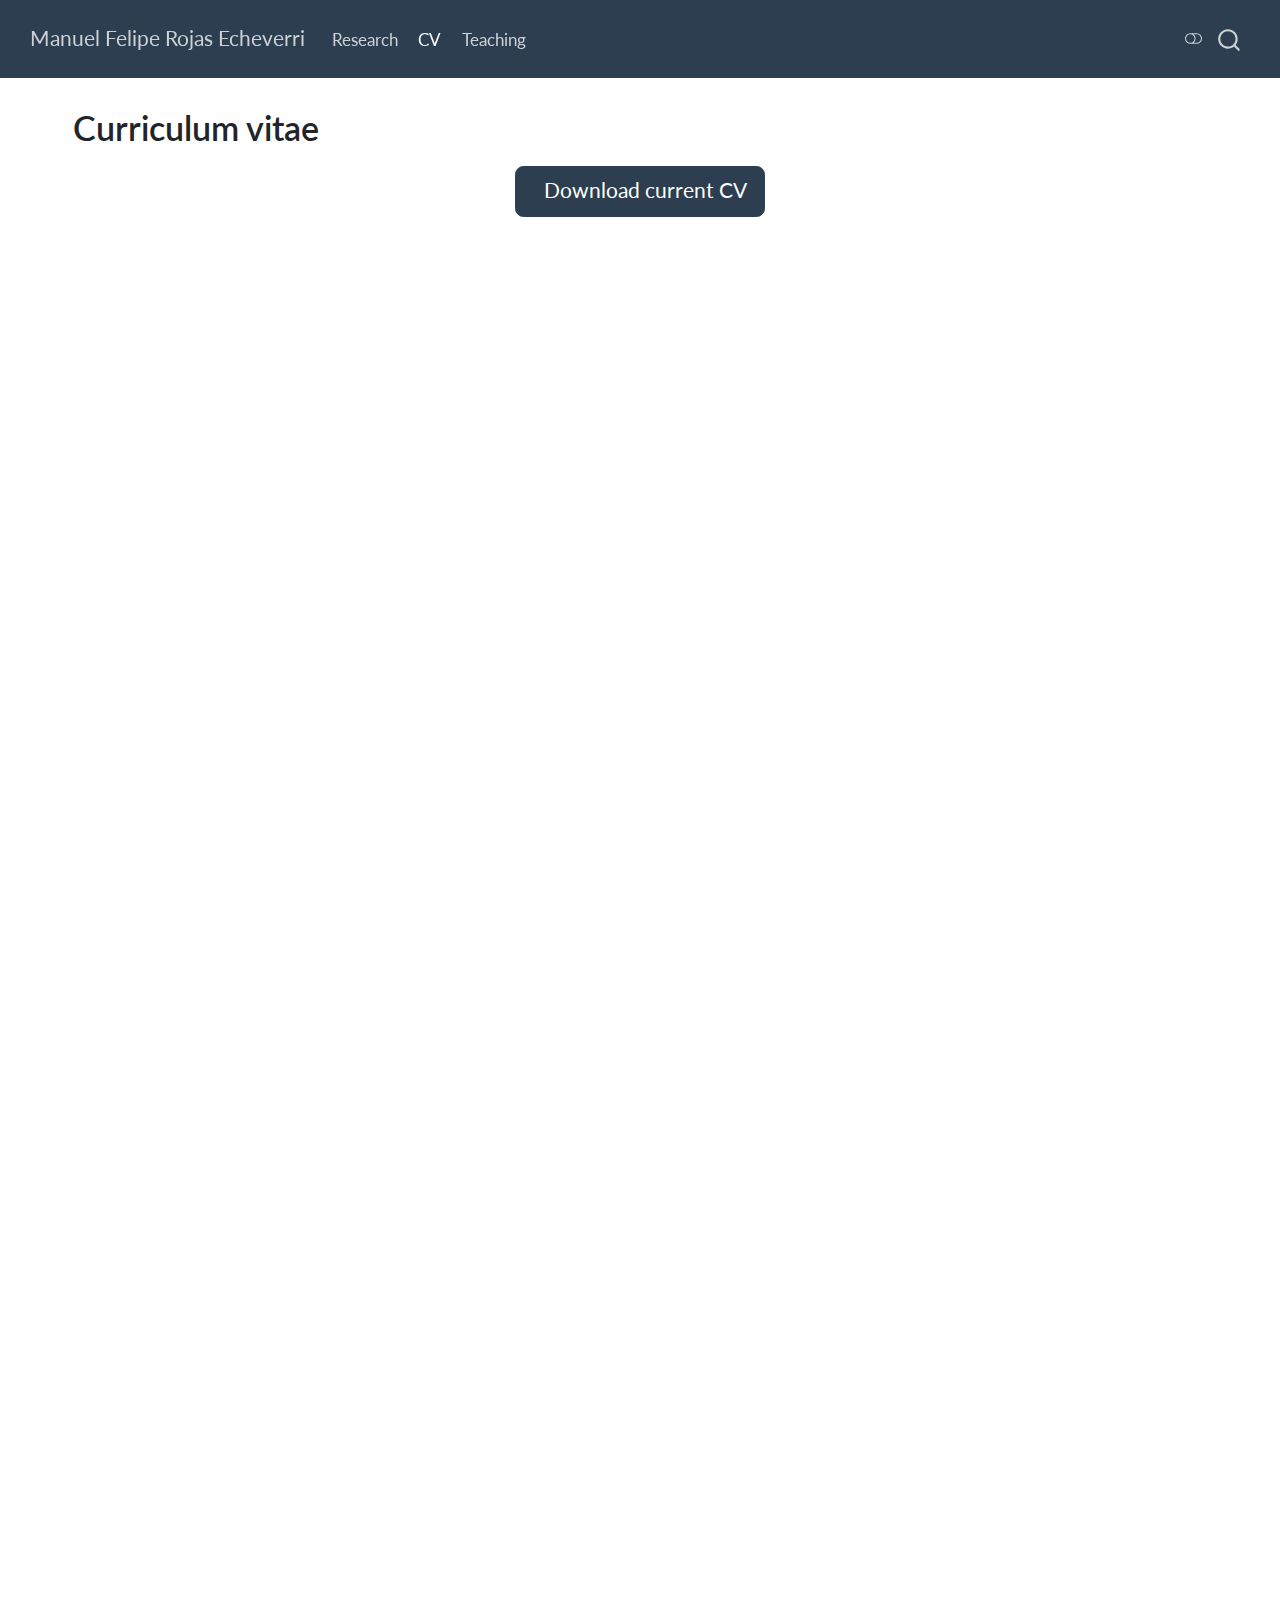
<file: docs/CV/CV.html>
<!DOCTYPE html>
<html xmlns="http://www.w3.org/1999/xhtml" lang="en" xml:lang="en"><head>

<meta charset="utf-8">
<meta name="generator" content="quarto-1.5.57">

<meta name="viewport" content="width=device-width, initial-scale=1.0, user-scalable=yes">


<title>Curriculum vitae – Manuel Felipe Rojas Echeverri</title>
<style>
code{white-space: pre-wrap;}
span.smallcaps{font-variant: small-caps;}
div.columns{display: flex; gap: min(4vw, 1.5em);}
div.column{flex: auto; overflow-x: auto;}
div.hanging-indent{margin-left: 1.5em; text-indent: -1.5em;}
ul.task-list{list-style: none;}
ul.task-list li input[type="checkbox"] {
  width: 0.8em;
  margin: 0 0.8em 0.2em -1em; /* quarto-specific, see https://github.com/quarto-dev/quarto-cli/issues/4556 */ 
  vertical-align: middle;
}
</style>


<script src="../site_libs/quarto-nav/quarto-nav.js"></script>
<script src="../site_libs/quarto-nav/headroom.min.js"></script>
<script src="../site_libs/clipboard/clipboard.min.js"></script>
<script src="../site_libs/quarto-search/autocomplete.umd.js"></script>
<script src="../site_libs/quarto-search/fuse.min.js"></script>
<script src="../site_libs/quarto-search/quarto-search.js"></script>
<meta name="quarto:offset" content="../">
<script src="../site_libs/quarto-html/quarto.js"></script>
<script src="../site_libs/quarto-html/popper.min.js"></script>
<script src="../site_libs/quarto-html/tippy.umd.min.js"></script>
<script src="../site_libs/quarto-html/anchor.min.js"></script>
<link href="../site_libs/quarto-html/tippy.css" rel="stylesheet">
<link href="../site_libs/quarto-html/quarto-syntax-highlighting.css" rel="stylesheet" class="quarto-color-scheme" id="quarto-text-highlighting-styles">
<link href="../site_libs/quarto-html/quarto-syntax-highlighting-dark.css" rel="prefetch" class="quarto-color-scheme quarto-color-alternate" id="quarto-text-highlighting-styles">
<script src="../site_libs/bootstrap/bootstrap.min.js"></script>
<link href="../site_libs/bootstrap/bootstrap-icons.css" rel="stylesheet">
<link href="../site_libs/bootstrap/bootstrap.min.css" rel="stylesheet" class="quarto-color-scheme" id="quarto-bootstrap" data-mode="light">
<link href="../site_libs/bootstrap/bootstrap-dark.min.css" rel="prefetch" class="quarto-color-scheme quarto-color-alternate" id="quarto-bootstrap" data-mode="dark">
<script id="quarto-search-options" type="application/json">{
  "location": "navbar",
  "copy-button": false,
  "collapse-after": 3,
  "panel-placement": "end",
  "type": "overlay",
  "limit": 50,
  "keyboard-shortcut": [
    "f",
    "/",
    "s"
  ],
  "show-item-context": false,
  "language": {
    "search-no-results-text": "No results",
    "search-matching-documents-text": "matching documents",
    "search-copy-link-title": "Copy link to search",
    "search-hide-matches-text": "Hide additional matches",
    "search-more-match-text": "more match in this document",
    "search-more-matches-text": "more matches in this document",
    "search-clear-button-title": "Clear",
    "search-text-placeholder": "",
    "search-detached-cancel-button-title": "Cancel",
    "search-submit-button-title": "Submit",
    "search-label": "Search"
  }
}</script>
<script async="" src="https://www.googletagmanager.com/gtag/js?id=G-VQ1QYPQYP8"></script>

<script type="text/javascript">

window.dataLayer = window.dataLayer || [];
function gtag(){dataLayer.push(arguments);}
gtag('js', new Date());
gtag('config', 'G-VQ1QYPQYP8', { 'anonymize_ip': true});
</script>


<link rel="stylesheet" href="../styles.css">
</head>

<body class="nav-fixed">

<div id="quarto-search-results"></div>
  <header id="quarto-header" class="headroom fixed-top">
    <nav class="navbar navbar-expand-lg " data-bs-theme="dark">
      <div class="navbar-container container-fluid">
      <div class="navbar-brand-container mx-auto">
    <a class="navbar-brand" href="../index.html">
    <span class="navbar-title">Manuel Felipe Rojas Echeverri</span>
    </a>
  </div>
            <div id="quarto-search" class="" title="Search"></div>
          <button class="navbar-toggler" type="button" data-bs-toggle="collapse" data-bs-target="#navbarCollapse" aria-controls="navbarCollapse" role="menu" aria-expanded="false" aria-label="Toggle navigation" onclick="if (window.quartoToggleHeadroom) { window.quartoToggleHeadroom(); }">
  <span class="navbar-toggler-icon"></span>
</button>
          <div class="collapse navbar-collapse" id="navbarCollapse">
            <ul class="navbar-nav navbar-nav-scroll me-auto">
  <li class="nav-item">
    <a class="nav-link" href="../Research/Research.html"> 
<span class="menu-text">Research</span></a>
  </li>  
  <li class="nav-item">
    <a class="nav-link active" href="../CV/CV.html" aria-current="page"> 
<span class="menu-text">CV</span></a>
  </li>  
  <li class="nav-item">
    <a class="nav-link" href="../Teaching/Teaching.html"> 
<span class="menu-text">Teaching</span></a>
  </li>  
</ul>
          </div> <!-- /navcollapse -->
            <div class="quarto-navbar-tools">
  <a href="" class="quarto-color-scheme-toggle quarto-navigation-tool  px-1" onclick="window.quartoToggleColorScheme(); return false;" title="Toggle dark mode"><i class="bi"></i></a>
</div>
      </div> <!-- /container-fluid -->
    </nav>
</header>
<!-- content -->
<div id="quarto-content" class="quarto-container page-columns page-rows-contents page-layout-full page-navbar">
<!-- sidebar -->
<!-- margin-sidebar -->
    
<!-- main -->
<main class="content column-page" id="quarto-document-content">

<header id="title-block-header" class="quarto-title-block default">
<div class="quarto-title">
<h1 class="title">Curriculum vitae</h1>
</div>



<div class="quarto-title-meta column-page">

    
  
    
  </div>
  


</header>


<div class="cell">
<style type="text/css">
.embed-container {
    position: relative;
    padding-bottom: 129%;
    height: 0;
    overflow: hidden;
    max-width: 100%;
}
.embed-container iframe,
.embed-container object,
.embed-container embed {
    position: absolute;
    top: 0;
    left: 0;
    width: 100%;
    height: 100%;
}
</style>
</div>
<p class="text-center">
  <a class="btn btn-primary btn-lg cv-download" href="cv_Rojas_Manuel.pdf" target="_blank">
    <i class="fa-solid fa-file-arrow-down"></i> Download current CV
  </a>
</p>
<div class="embed-container">
  <iframe src="cv_Rojas_Manuel.pdf#toolbar=0" style="border: 0.5px;width: 100%;"></iframe>
</div>



</main> <!-- /main -->
<script id="quarto-html-after-body" type="application/javascript">
window.document.addEventListener("DOMContentLoaded", function (event) {
  const toggleBodyColorMode = (bsSheetEl) => {
    const mode = bsSheetEl.getAttribute("data-mode");
    const bodyEl = window.document.querySelector("body");
    if (mode === "dark") {
      bodyEl.classList.add("quarto-dark");
      bodyEl.classList.remove("quarto-light");
    } else {
      bodyEl.classList.add("quarto-light");
      bodyEl.classList.remove("quarto-dark");
    }
  }
  const toggleBodyColorPrimary = () => {
    const bsSheetEl = window.document.querySelector("link#quarto-bootstrap");
    if (bsSheetEl) {
      toggleBodyColorMode(bsSheetEl);
    }
  }
  toggleBodyColorPrimary();  
  const disableStylesheet = (stylesheets) => {
    for (let i=0; i < stylesheets.length; i++) {
      const stylesheet = stylesheets[i];
      stylesheet.rel = 'prefetch';
    }
  }
  const enableStylesheet = (stylesheets) => {
    for (let i=0; i < stylesheets.length; i++) {
      const stylesheet = stylesheets[i];
      stylesheet.rel = 'stylesheet';
    }
  }
  const manageTransitions = (selector, allowTransitions) => {
    const els = window.document.querySelectorAll(selector);
    for (let i=0; i < els.length; i++) {
      const el = els[i];
      if (allowTransitions) {
        el.classList.remove('notransition');
      } else {
        el.classList.add('notransition');
      }
    }
  }
  const toggleGiscusIfUsed = (isAlternate, darkModeDefault) => {
    const baseTheme = document.querySelector('#giscus-base-theme')?.value ?? 'light';
    const alternateTheme = document.querySelector('#giscus-alt-theme')?.value ?? 'dark';
    let newTheme = '';
    if(darkModeDefault) {
      newTheme = isAlternate ? baseTheme : alternateTheme;
    } else {
      newTheme = isAlternate ? alternateTheme : baseTheme;
    }
    const changeGiscusTheme = () => {
      // From: https://github.com/giscus/giscus/issues/336
      const sendMessage = (message) => {
        const iframe = document.querySelector('iframe.giscus-frame');
        if (!iframe) return;
        iframe.contentWindow.postMessage({ giscus: message }, 'https://giscus.app');
      }
      sendMessage({
        setConfig: {
          theme: newTheme
        }
      });
    }
    const isGiscussLoaded = window.document.querySelector('iframe.giscus-frame') !== null;
    if (isGiscussLoaded) {
      changeGiscusTheme();
    }
  }
  const toggleColorMode = (alternate) => {
    // Switch the stylesheets
    const alternateStylesheets = window.document.querySelectorAll('link.quarto-color-scheme.quarto-color-alternate');
    manageTransitions('#quarto-margin-sidebar .nav-link', false);
    if (alternate) {
      enableStylesheet(alternateStylesheets);
      for (const sheetNode of alternateStylesheets) {
        if (sheetNode.id === "quarto-bootstrap") {
          toggleBodyColorMode(sheetNode);
        }
      }
    } else {
      disableStylesheet(alternateStylesheets);
      toggleBodyColorPrimary();
    }
    manageTransitions('#quarto-margin-sidebar .nav-link', true);
    // Switch the toggles
    const toggles = window.document.querySelectorAll('.quarto-color-scheme-toggle');
    for (let i=0; i < toggles.length; i++) {
      const toggle = toggles[i];
      if (toggle) {
        if (alternate) {
          toggle.classList.add("alternate");     
        } else {
          toggle.classList.remove("alternate");
        }
      }
    }
    // Hack to workaround the fact that safari doesn't
    // properly recolor the scrollbar when toggling (#1455)
    if (navigator.userAgent.indexOf('Safari') > 0 && navigator.userAgent.indexOf('Chrome') == -1) {
      manageTransitions("body", false);
      window.scrollTo(0, 1);
      setTimeout(() => {
        window.scrollTo(0, 0);
        manageTransitions("body", true);
      }, 40);  
    }
  }
  const isFileUrl = () => { 
    return window.location.protocol === 'file:';
  }
  const hasAlternateSentinel = () => {  
    let styleSentinel = getColorSchemeSentinel();
    if (styleSentinel !== null) {
      return styleSentinel === "alternate";
    } else {
      return false;
    }
  }
  const setStyleSentinel = (alternate) => {
    const value = alternate ? "alternate" : "default";
    if (!isFileUrl()) {
      window.localStorage.setItem("quarto-color-scheme", value);
    } else {
      localAlternateSentinel = value;
    }
  }
  const getColorSchemeSentinel = () => {
    if (!isFileUrl()) {
      const storageValue = window.localStorage.getItem("quarto-color-scheme");
      return storageValue != null ? storageValue : localAlternateSentinel;
    } else {
      return localAlternateSentinel;
    }
  }
  const darkModeDefault = false;
  let localAlternateSentinel = darkModeDefault ? 'alternate' : 'default';
  // Dark / light mode switch
  window.quartoToggleColorScheme = () => {
    // Read the current dark / light value 
    let toAlternate = !hasAlternateSentinel();
    toggleColorMode(toAlternate);
    setStyleSentinel(toAlternate);
    toggleGiscusIfUsed(toAlternate, darkModeDefault);
  };
  // Ensure there is a toggle, if there isn't float one in the top right
  if (window.document.querySelector('.quarto-color-scheme-toggle') === null) {
    const a = window.document.createElement('a');
    a.classList.add('top-right');
    a.classList.add('quarto-color-scheme-toggle');
    a.href = "";
    a.onclick = function() { try { window.quartoToggleColorScheme(); } catch {} return false; };
    const i = window.document.createElement("i");
    i.classList.add('bi');
    a.appendChild(i);
    window.document.body.appendChild(a);
  }
  // Switch to dark mode if need be
  if (hasAlternateSentinel()) {
    toggleColorMode(true);
  } else {
    toggleColorMode(false);
  }
  const icon = "";
  const anchorJS = new window.AnchorJS();
  anchorJS.options = {
    placement: 'right',
    icon: icon
  };
  anchorJS.add('.anchored');
  const isCodeAnnotation = (el) => {
    for (const clz of el.classList) {
      if (clz.startsWith('code-annotation-')) {                     
        return true;
      }
    }
    return false;
  }
  const onCopySuccess = function(e) {
    // button target
    const button = e.trigger;
    // don't keep focus
    button.blur();
    // flash "checked"
    button.classList.add('code-copy-button-checked');
    var currentTitle = button.getAttribute("title");
    button.setAttribute("title", "Copied!");
    let tooltip;
    if (window.bootstrap) {
      button.setAttribute("data-bs-toggle", "tooltip");
      button.setAttribute("data-bs-placement", "left");
      button.setAttribute("data-bs-title", "Copied!");
      tooltip = new bootstrap.Tooltip(button, 
        { trigger: "manual", 
          customClass: "code-copy-button-tooltip",
          offset: [0, -8]});
      tooltip.show();    
    }
    setTimeout(function() {
      if (tooltip) {
        tooltip.hide();
        button.removeAttribute("data-bs-title");
        button.removeAttribute("data-bs-toggle");
        button.removeAttribute("data-bs-placement");
      }
      button.setAttribute("title", currentTitle);
      button.classList.remove('code-copy-button-checked');
    }, 1000);
    // clear code selection
    e.clearSelection();
  }
  const getTextToCopy = function(trigger) {
      const codeEl = trigger.previousElementSibling.cloneNode(true);
      for (const childEl of codeEl.children) {
        if (isCodeAnnotation(childEl)) {
          childEl.remove();
        }
      }
      return codeEl.innerText;
  }
  const clipboard = new window.ClipboardJS('.code-copy-button:not([data-in-quarto-modal])', {
    text: getTextToCopy
  });
  clipboard.on('success', onCopySuccess);
  if (window.document.getElementById('quarto-embedded-source-code-modal')) {
    // For code content inside modals, clipBoardJS needs to be initialized with a container option
    // TODO: Check when it could be a function (https://github.com/zenorocha/clipboard.js/issues/860)
    const clipboardModal = new window.ClipboardJS('.code-copy-button[data-in-quarto-modal]', {
      text: getTextToCopy,
      container: window.document.getElementById('quarto-embedded-source-code-modal')
    });
    clipboardModal.on('success', onCopySuccess);
  }
    var localhostRegex = new RegExp(/^(?:http|https):\/\/localhost\:?[0-9]*\//);
    var mailtoRegex = new RegExp(/^mailto:/);
      var filterRegex = new RegExp('/' + window.location.host + '/');
    var isInternal = (href) => {
        return filterRegex.test(href) || localhostRegex.test(href) || mailtoRegex.test(href);
    }
    // Inspect non-navigation links and adorn them if external
 	var links = window.document.querySelectorAll('a[href]:not(.nav-link):not(.navbar-brand):not(.toc-action):not(.sidebar-link):not(.sidebar-item-toggle):not(.pagination-link):not(.no-external):not([aria-hidden]):not(.dropdown-item):not(.quarto-navigation-tool):not(.about-link)');
    for (var i=0; i<links.length; i++) {
      const link = links[i];
      if (!isInternal(link.href)) {
        // undo the damage that might have been done by quarto-nav.js in the case of
        // links that we want to consider external
        if (link.dataset.originalHref !== undefined) {
          link.href = link.dataset.originalHref;
        }
      }
    }
  function tippyHover(el, contentFn, onTriggerFn, onUntriggerFn) {
    const config = {
      allowHTML: true,
      maxWidth: 500,
      delay: 100,
      arrow: false,
      appendTo: function(el) {
          return el.parentElement;
      },
      interactive: true,
      interactiveBorder: 10,
      theme: 'quarto',
      placement: 'bottom-start',
    };
    if (contentFn) {
      config.content = contentFn;
    }
    if (onTriggerFn) {
      config.onTrigger = onTriggerFn;
    }
    if (onUntriggerFn) {
      config.onUntrigger = onUntriggerFn;
    }
    window.tippy(el, config); 
  }
  const noterefs = window.document.querySelectorAll('a[role="doc-noteref"]');
  for (var i=0; i<noterefs.length; i++) {
    const ref = noterefs[i];
    tippyHover(ref, function() {
      // use id or data attribute instead here
      let href = ref.getAttribute('data-footnote-href') || ref.getAttribute('href');
      try { href = new URL(href).hash; } catch {}
      const id = href.replace(/^#\/?/, "");
      const note = window.document.getElementById(id);
      if (note) {
        return note.innerHTML;
      } else {
        return "";
      }
    });
  }
  const xrefs = window.document.querySelectorAll('a.quarto-xref');
  const processXRef = (id, note) => {
    // Strip column container classes
    const stripColumnClz = (el) => {
      el.classList.remove("page-full", "page-columns");
      if (el.children) {
        for (const child of el.children) {
          stripColumnClz(child);
        }
      }
    }
    stripColumnClz(note)
    if (id === null || id.startsWith('sec-')) {
      // Special case sections, only their first couple elements
      const container = document.createElement("div");
      if (note.children && note.children.length > 2) {
        container.appendChild(note.children[0].cloneNode(true));
        for (let i = 1; i < note.children.length; i++) {
          const child = note.children[i];
          if (child.tagName === "P" && child.innerText === "") {
            continue;
          } else {
            container.appendChild(child.cloneNode(true));
            break;
          }
        }
        if (window.Quarto?.typesetMath) {
          window.Quarto.typesetMath(container);
        }
        return container.innerHTML
      } else {
        if (window.Quarto?.typesetMath) {
          window.Quarto.typesetMath(note);
        }
        return note.innerHTML;
      }
    } else {
      // Remove any anchor links if they are present
      const anchorLink = note.querySelector('a.anchorjs-link');
      if (anchorLink) {
        anchorLink.remove();
      }
      if (window.Quarto?.typesetMath) {
        window.Quarto.typesetMath(note);
      }
      // TODO in 1.5, we should make sure this works without a callout special case
      if (note.classList.contains("callout")) {
        return note.outerHTML;
      } else {
        return note.innerHTML;
      }
    }
  }
  for (var i=0; i<xrefs.length; i++) {
    const xref = xrefs[i];
    tippyHover(xref, undefined, function(instance) {
      instance.disable();
      let url = xref.getAttribute('href');
      let hash = undefined; 
      if (url.startsWith('#')) {
        hash = url;
      } else {
        try { hash = new URL(url).hash; } catch {}
      }
      if (hash) {
        const id = hash.replace(/^#\/?/, "");
        const note = window.document.getElementById(id);
        if (note !== null) {
          try {
            const html = processXRef(id, note.cloneNode(true));
            instance.setContent(html);
          } finally {
            instance.enable();
            instance.show();
          }
        } else {
          // See if we can fetch this
          fetch(url.split('#')[0])
          .then(res => res.text())
          .then(html => {
            const parser = new DOMParser();
            const htmlDoc = parser.parseFromString(html, "text/html");
            const note = htmlDoc.getElementById(id);
            if (note !== null) {
              const html = processXRef(id, note);
              instance.setContent(html);
            } 
          }).finally(() => {
            instance.enable();
            instance.show();
          });
        }
      } else {
        // See if we can fetch a full url (with no hash to target)
        // This is a special case and we should probably do some content thinning / targeting
        fetch(url)
        .then(res => res.text())
        .then(html => {
          const parser = new DOMParser();
          const htmlDoc = parser.parseFromString(html, "text/html");
          const note = htmlDoc.querySelector('main.content');
          if (note !== null) {
            // This should only happen for chapter cross references
            // (since there is no id in the URL)
            // remove the first header
            if (note.children.length > 0 && note.children[0].tagName === "HEADER") {
              note.children[0].remove();
            }
            const html = processXRef(null, note);
            instance.setContent(html);
          } 
        }).finally(() => {
          instance.enable();
          instance.show();
        });
      }
    }, function(instance) {
    });
  }
      let selectedAnnoteEl;
      const selectorForAnnotation = ( cell, annotation) => {
        let cellAttr = 'data-code-cell="' + cell + '"';
        let lineAttr = 'data-code-annotation="' +  annotation + '"';
        const selector = 'span[' + cellAttr + '][' + lineAttr + ']';
        return selector;
      }
      const selectCodeLines = (annoteEl) => {
        const doc = window.document;
        const targetCell = annoteEl.getAttribute("data-target-cell");
        const targetAnnotation = annoteEl.getAttribute("data-target-annotation");
        const annoteSpan = window.document.querySelector(selectorForAnnotation(targetCell, targetAnnotation));
        const lines = annoteSpan.getAttribute("data-code-lines").split(",");
        const lineIds = lines.map((line) => {
          return targetCell + "-" + line;
        })
        let top = null;
        let height = null;
        let parent = null;
        if (lineIds.length > 0) {
            //compute the position of the single el (top and bottom and make a div)
            const el = window.document.getElementById(lineIds[0]);
            top = el.offsetTop;
            height = el.offsetHeight;
            parent = el.parentElement.parentElement;
          if (lineIds.length > 1) {
            const lastEl = window.document.getElementById(lineIds[lineIds.length - 1]);
            const bottom = lastEl.offsetTop + lastEl.offsetHeight;
            height = bottom - top;
          }
          if (top !== null && height !== null && parent !== null) {
            // cook up a div (if necessary) and position it 
            let div = window.document.getElementById("code-annotation-line-highlight");
            if (div === null) {
              div = window.document.createElement("div");
              div.setAttribute("id", "code-annotation-line-highlight");
              div.style.position = 'absolute';
              parent.appendChild(div);
            }
            div.style.top = top - 2 + "px";
            div.style.height = height + 4 + "px";
            div.style.left = 0;
            let gutterDiv = window.document.getElementById("code-annotation-line-highlight-gutter");
            if (gutterDiv === null) {
              gutterDiv = window.document.createElement("div");
              gutterDiv.setAttribute("id", "code-annotation-line-highlight-gutter");
              gutterDiv.style.position = 'absolute';
              const codeCell = window.document.getElementById(targetCell);
              const gutter = codeCell.querySelector('.code-annotation-gutter');
              gutter.appendChild(gutterDiv);
            }
            gutterDiv.style.top = top - 2 + "px";
            gutterDiv.style.height = height + 4 + "px";
          }
          selectedAnnoteEl = annoteEl;
        }
      };
      const unselectCodeLines = () => {
        const elementsIds = ["code-annotation-line-highlight", "code-annotation-line-highlight-gutter"];
        elementsIds.forEach((elId) => {
          const div = window.document.getElementById(elId);
          if (div) {
            div.remove();
          }
        });
        selectedAnnoteEl = undefined;
      };
        // Handle positioning of the toggle
    window.addEventListener(
      "resize",
      throttle(() => {
        elRect = undefined;
        if (selectedAnnoteEl) {
          selectCodeLines(selectedAnnoteEl);
        }
      }, 10)
    );
    function throttle(fn, ms) {
    let throttle = false;
    let timer;
      return (...args) => {
        if(!throttle) { // first call gets through
            fn.apply(this, args);
            throttle = true;
        } else { // all the others get throttled
            if(timer) clearTimeout(timer); // cancel #2
            timer = setTimeout(() => {
              fn.apply(this, args);
              timer = throttle = false;
            }, ms);
        }
      };
    }
      // Attach click handler to the DT
      const annoteDls = window.document.querySelectorAll('dt[data-target-cell]');
      for (const annoteDlNode of annoteDls) {
        annoteDlNode.addEventListener('click', (event) => {
          const clickedEl = event.target;
          if (clickedEl !== selectedAnnoteEl) {
            unselectCodeLines();
            const activeEl = window.document.querySelector('dt[data-target-cell].code-annotation-active');
            if (activeEl) {
              activeEl.classList.remove('code-annotation-active');
            }
            selectCodeLines(clickedEl);
            clickedEl.classList.add('code-annotation-active');
          } else {
            // Unselect the line
            unselectCodeLines();
            clickedEl.classList.remove('code-annotation-active');
          }
        });
      }
  const findCites = (el) => {
    const parentEl = el.parentElement;
    if (parentEl) {
      const cites = parentEl.dataset.cites;
      if (cites) {
        return {
          el,
          cites: cites.split(' ')
        };
      } else {
        return findCites(el.parentElement)
      }
    } else {
      return undefined;
    }
  };
  var bibliorefs = window.document.querySelectorAll('a[role="doc-biblioref"]');
  for (var i=0; i<bibliorefs.length; i++) {
    const ref = bibliorefs[i];
    const citeInfo = findCites(ref);
    if (citeInfo) {
      tippyHover(citeInfo.el, function() {
        var popup = window.document.createElement('div');
        citeInfo.cites.forEach(function(cite) {
          var citeDiv = window.document.createElement('div');
          citeDiv.classList.add('hanging-indent');
          citeDiv.classList.add('csl-entry');
          var biblioDiv = window.document.getElementById('ref-' + cite);
          if (biblioDiv) {
            citeDiv.innerHTML = biblioDiv.innerHTML;
          }
          popup.appendChild(citeDiv);
        });
        return popup.innerHTML;
      });
    }
  }
});
</script>
</div> <!-- /content -->




</body></html>
</file>
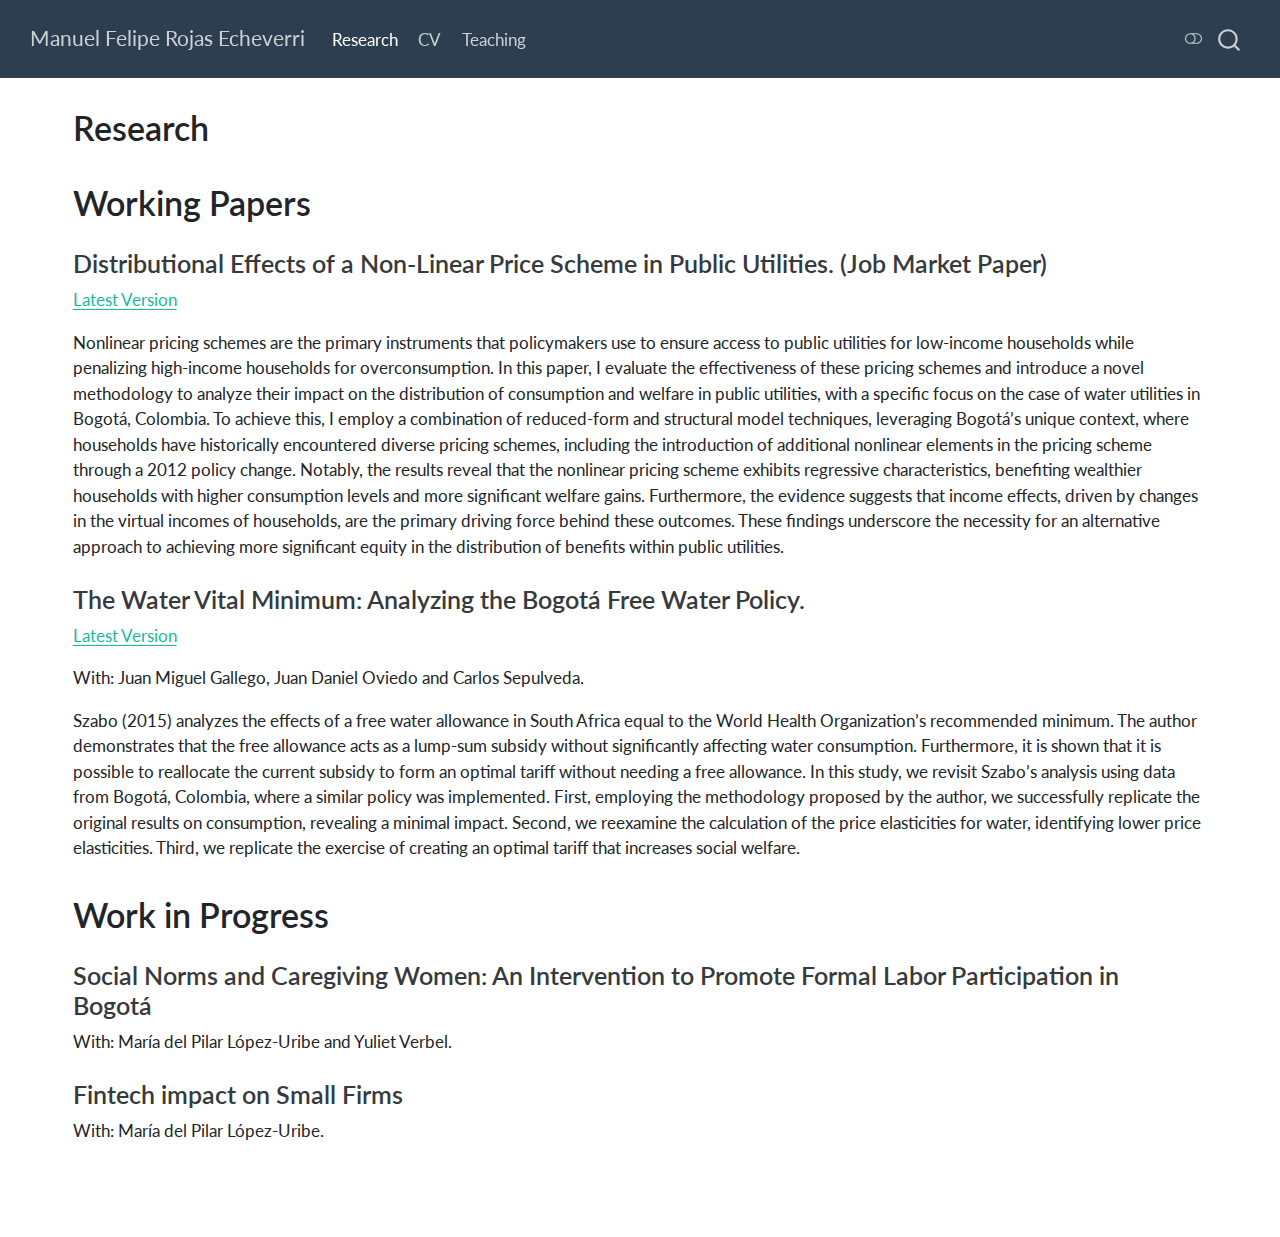
<file: docs/Research/Research.html>
<!DOCTYPE html>
<html xmlns="http://www.w3.org/1999/xhtml" lang="en" xml:lang="en"><head>

<meta charset="utf-8">
<meta name="generator" content="quarto-1.5.57">

<meta name="viewport" content="width=device-width, initial-scale=1.0, user-scalable=yes">


<title>Research – Manuel Felipe Rojas Echeverri</title>
<style>
code{white-space: pre-wrap;}
span.smallcaps{font-variant: small-caps;}
div.columns{display: flex; gap: min(4vw, 1.5em);}
div.column{flex: auto; overflow-x: auto;}
div.hanging-indent{margin-left: 1.5em; text-indent: -1.5em;}
ul.task-list{list-style: none;}
ul.task-list li input[type="checkbox"] {
  width: 0.8em;
  margin: 0 0.8em 0.2em -1em; /* quarto-specific, see https://github.com/quarto-dev/quarto-cli/issues/4556 */ 
  vertical-align: middle;
}
</style>


<script src="../site_libs/quarto-nav/quarto-nav.js"></script>
<script src="../site_libs/quarto-nav/headroom.min.js"></script>
<script src="../site_libs/clipboard/clipboard.min.js"></script>
<script src="../site_libs/quarto-search/autocomplete.umd.js"></script>
<script src="../site_libs/quarto-search/fuse.min.js"></script>
<script src="../site_libs/quarto-search/quarto-search.js"></script>
<meta name="quarto:offset" content="../">
<script src="../site_libs/quarto-html/quarto.js"></script>
<script src="../site_libs/quarto-html/popper.min.js"></script>
<script src="../site_libs/quarto-html/tippy.umd.min.js"></script>
<script src="../site_libs/quarto-html/anchor.min.js"></script>
<link href="../site_libs/quarto-html/tippy.css" rel="stylesheet">
<link href="../site_libs/quarto-html/quarto-syntax-highlighting.css" rel="stylesheet" class="quarto-color-scheme" id="quarto-text-highlighting-styles">
<link href="../site_libs/quarto-html/quarto-syntax-highlighting-dark.css" rel="prefetch" class="quarto-color-scheme quarto-color-alternate" id="quarto-text-highlighting-styles">
<script src="../site_libs/bootstrap/bootstrap.min.js"></script>
<link href="../site_libs/bootstrap/bootstrap-icons.css" rel="stylesheet">
<link href="../site_libs/bootstrap/bootstrap.min.css" rel="stylesheet" class="quarto-color-scheme" id="quarto-bootstrap" data-mode="light">
<link href="../site_libs/bootstrap/bootstrap-dark.min.css" rel="prefetch" class="quarto-color-scheme quarto-color-alternate" id="quarto-bootstrap" data-mode="dark">
<script id="quarto-search-options" type="application/json">{
  "location": "navbar",
  "copy-button": false,
  "collapse-after": 3,
  "panel-placement": "end",
  "type": "overlay",
  "limit": 50,
  "keyboard-shortcut": [
    "f",
    "/",
    "s"
  ],
  "show-item-context": false,
  "language": {
    "search-no-results-text": "No results",
    "search-matching-documents-text": "matching documents",
    "search-copy-link-title": "Copy link to search",
    "search-hide-matches-text": "Hide additional matches",
    "search-more-match-text": "more match in this document",
    "search-more-matches-text": "more matches in this document",
    "search-clear-button-title": "Clear",
    "search-text-placeholder": "",
    "search-detached-cancel-button-title": "Cancel",
    "search-submit-button-title": "Submit",
    "search-label": "Search"
  }
}</script>
<script async="" src="https://www.googletagmanager.com/gtag/js?id=G-VQ1QYPQYP8"></script>

<script type="text/javascript">

window.dataLayer = window.dataLayer || [];
function gtag(){dataLayer.push(arguments);}
gtag('js', new Date());
gtag('config', 'G-VQ1QYPQYP8', { 'anonymize_ip': true});
</script>


<link rel="stylesheet" href="../styles.css">
</head>

<body class="nav-fixed">

<div id="quarto-search-results"></div>
  <header id="quarto-header" class="headroom fixed-top">
    <nav class="navbar navbar-expand-lg " data-bs-theme="dark">
      <div class="navbar-container container-fluid">
      <div class="navbar-brand-container mx-auto">
    <a class="navbar-brand" href="../index.html">
    <span class="navbar-title">Manuel Felipe Rojas Echeverri</span>
    </a>
  </div>
            <div id="quarto-search" class="" title="Search"></div>
          <button class="navbar-toggler" type="button" data-bs-toggle="collapse" data-bs-target="#navbarCollapse" aria-controls="navbarCollapse" role="menu" aria-expanded="false" aria-label="Toggle navigation" onclick="if (window.quartoToggleHeadroom) { window.quartoToggleHeadroom(); }">
  <span class="navbar-toggler-icon"></span>
</button>
          <div class="collapse navbar-collapse" id="navbarCollapse">
            <ul class="navbar-nav navbar-nav-scroll me-auto">
  <li class="nav-item">
    <a class="nav-link active" href="../Research/Research.html" aria-current="page"> 
<span class="menu-text">Research</span></a>
  </li>  
  <li class="nav-item">
    <a class="nav-link" href="../CV/CV.html"> 
<span class="menu-text">CV</span></a>
  </li>  
  <li class="nav-item">
    <a class="nav-link" href="../Teaching/Teaching.html"> 
<span class="menu-text">Teaching</span></a>
  </li>  
</ul>
          </div> <!-- /navcollapse -->
            <div class="quarto-navbar-tools">
  <a href="" class="quarto-color-scheme-toggle quarto-navigation-tool  px-1" onclick="window.quartoToggleColorScheme(); return false;" title="Toggle dark mode"><i class="bi"></i></a>
</div>
      </div> <!-- /container-fluid -->
    </nav>
</header>
<!-- content -->
<div id="quarto-content" class="quarto-container page-columns page-rows-contents page-layout-full page-navbar">
<!-- sidebar -->
<!-- margin-sidebar -->
    
<!-- main -->
<main class="content column-page" id="quarto-document-content">

<header id="title-block-header" class="quarto-title-block default">
<div class="quarto-title">
<h1 class="title">Research</h1>
</div>



<div class="quarto-title-meta column-page">

    
  
    
  </div>
  


</header>


<section id="working-papers" class="level1">
<h1>Working Papers</h1>
<section id="distributional-effects-of-a-non-linear-price-scheme-in-public-utilities.-job-market-paper" class="level3">
<h3 class="anchored" data-anchor-id="distributional-effects-of-a-non-linear-price-scheme-in-public-utilities.-job-market-paper">Distributional Effects of a Non-Linear Price Scheme in Public Utilities. (Job Market Paper)</h3>
<p><a href="https://github.com/Mazathoth1/manuelrojas.github.io/raw/6f58e8a9c49b763c6c5f0edde78cb57235f0e1aa/Research/Distributional_Effects_Manuel_Rojas.pdf">Latest Version</a></p>
<p>Nonlinear pricing schemes are the primary instruments that policymakers use to ensure access to public utilities for low-income households while penalizing high-income households for overconsumption. In this paper, I evaluate the effectiveness of these pricing schemes and introduce a novel methodology to analyze their impact on the distribution of consumption and welfare in public utilities, with a specific focus on the case of water utilities in Bogotá, Colombia. To achieve this, I employ a combination of reduced-form and structural model techniques, leveraging Bogotá’s unique context, where households have historically encountered diverse pricing schemes, including the introduction of additional nonlinear elements in the pricing scheme through a 2012 policy change. Notably, the results reveal that the nonlinear pricing scheme exhibits regressive characteristics, benefiting wealthier households with higher consumption levels and more significant welfare gains. Furthermore, the evidence suggests that income effects, driven by changes in the virtual incomes of households, are the primary driving force behind these outcomes. These findings underscore the necessity for an alternative approach to achieving more significant equity in the distribution of benefits within public utilities.</p>
</section>
<section id="the-water-vital-minimum-analyzing-the-bogotá-free-water-policy." class="level3">
<h3 class="anchored" data-anchor-id="the-water-vital-minimum-analyzing-the-bogotá-free-water-policy.">The Water Vital Minimum: Analyzing the Bogotá Free Water Policy.</h3>
<p><a href="https://github.com/Mazathoth1/manuelrojas.github.io/raw/0645924c9846f03a0c0b75d81bf0d4e96dd5b459/Research/Vital_Minimum.pdf">Latest Version</a></p>
<p>With: Juan Miguel Gallego, Juan Daniel Oviedo and Carlos Sepulveda.</p>
<p>Szabo (2015) analyzes the effects of a free water allowance in South Africa equal to the World Health Organization’s recommended minimum. The author demonstrates that the free allowance acts as a lump-sum subsidy without significantly affecting water consumption. Furthermore, it is shown that it is possible to reallocate the current subsidy to form an optimal tariff without needing a free allowance. In this study, we revisit Szabo’s analysis using data from Bogotá, Colombia, where a similar policy was implemented. First, employing the methodology proposed by the author, we successfully replicate the original results on consumption, revealing a minimal impact. Second, we reexamine the calculation of the price elasticities for water, identifying lower price elasticities. Third, we replicate the exercise of creating an optimal tariff that increases social welfare.</p>
</section>
</section>
<section id="work-in-progress" class="level1">
<h1>Work in Progress</h1>
<section id="social-norms-and-caregiving-women-an-intervention-to-promote-formal-labor-participation-in-bogotá" class="level3">
<h3 class="anchored" data-anchor-id="social-norms-and-caregiving-women-an-intervention-to-promote-formal-labor-participation-in-bogotá">Social Norms and Caregiving Women: An Intervention to Promote Formal Labor Participation in Bogotá</h3>
<p>With: María del Pilar López-Uribe and Yuliet Verbel.</p>
</section>
<section id="fintech-impact-on-small-firms" class="level3">
<h3 class="anchored" data-anchor-id="fintech-impact-on-small-firms">Fintech impact on Small Firms</h3>
<p>With: María del Pilar López-Uribe.</p>


</section>
</section>

</main> <!-- /main -->
<script id="quarto-html-after-body" type="application/javascript">
window.document.addEventListener("DOMContentLoaded", function (event) {
  const toggleBodyColorMode = (bsSheetEl) => {
    const mode = bsSheetEl.getAttribute("data-mode");
    const bodyEl = window.document.querySelector("body");
    if (mode === "dark") {
      bodyEl.classList.add("quarto-dark");
      bodyEl.classList.remove("quarto-light");
    } else {
      bodyEl.classList.add("quarto-light");
      bodyEl.classList.remove("quarto-dark");
    }
  }
  const toggleBodyColorPrimary = () => {
    const bsSheetEl = window.document.querySelector("link#quarto-bootstrap");
    if (bsSheetEl) {
      toggleBodyColorMode(bsSheetEl);
    }
  }
  toggleBodyColorPrimary();  
  const disableStylesheet = (stylesheets) => {
    for (let i=0; i < stylesheets.length; i++) {
      const stylesheet = stylesheets[i];
      stylesheet.rel = 'prefetch';
    }
  }
  const enableStylesheet = (stylesheets) => {
    for (let i=0; i < stylesheets.length; i++) {
      const stylesheet = stylesheets[i];
      stylesheet.rel = 'stylesheet';
    }
  }
  const manageTransitions = (selector, allowTransitions) => {
    const els = window.document.querySelectorAll(selector);
    for (let i=0; i < els.length; i++) {
      const el = els[i];
      if (allowTransitions) {
        el.classList.remove('notransition');
      } else {
        el.classList.add('notransition');
      }
    }
  }
  const toggleGiscusIfUsed = (isAlternate, darkModeDefault) => {
    const baseTheme = document.querySelector('#giscus-base-theme')?.value ?? 'light';
    const alternateTheme = document.querySelector('#giscus-alt-theme')?.value ?? 'dark';
    let newTheme = '';
    if(darkModeDefault) {
      newTheme = isAlternate ? baseTheme : alternateTheme;
    } else {
      newTheme = isAlternate ? alternateTheme : baseTheme;
    }
    const changeGiscusTheme = () => {
      // From: https://github.com/giscus/giscus/issues/336
      const sendMessage = (message) => {
        const iframe = document.querySelector('iframe.giscus-frame');
        if (!iframe) return;
        iframe.contentWindow.postMessage({ giscus: message }, 'https://giscus.app');
      }
      sendMessage({
        setConfig: {
          theme: newTheme
        }
      });
    }
    const isGiscussLoaded = window.document.querySelector('iframe.giscus-frame') !== null;
    if (isGiscussLoaded) {
      changeGiscusTheme();
    }
  }
  const toggleColorMode = (alternate) => {
    // Switch the stylesheets
    const alternateStylesheets = window.document.querySelectorAll('link.quarto-color-scheme.quarto-color-alternate');
    manageTransitions('#quarto-margin-sidebar .nav-link', false);
    if (alternate) {
      enableStylesheet(alternateStylesheets);
      for (const sheetNode of alternateStylesheets) {
        if (sheetNode.id === "quarto-bootstrap") {
          toggleBodyColorMode(sheetNode);
        }
      }
    } else {
      disableStylesheet(alternateStylesheets);
      toggleBodyColorPrimary();
    }
    manageTransitions('#quarto-margin-sidebar .nav-link', true);
    // Switch the toggles
    const toggles = window.document.querySelectorAll('.quarto-color-scheme-toggle');
    for (let i=0; i < toggles.length; i++) {
      const toggle = toggles[i];
      if (toggle) {
        if (alternate) {
          toggle.classList.add("alternate");     
        } else {
          toggle.classList.remove("alternate");
        }
      }
    }
    // Hack to workaround the fact that safari doesn't
    // properly recolor the scrollbar when toggling (#1455)
    if (navigator.userAgent.indexOf('Safari') > 0 && navigator.userAgent.indexOf('Chrome') == -1) {
      manageTransitions("body", false);
      window.scrollTo(0, 1);
      setTimeout(() => {
        window.scrollTo(0, 0);
        manageTransitions("body", true);
      }, 40);  
    }
  }
  const isFileUrl = () => { 
    return window.location.protocol === 'file:';
  }
  const hasAlternateSentinel = () => {  
    let styleSentinel = getColorSchemeSentinel();
    if (styleSentinel !== null) {
      return styleSentinel === "alternate";
    } else {
      return false;
    }
  }
  const setStyleSentinel = (alternate) => {
    const value = alternate ? "alternate" : "default";
    if (!isFileUrl()) {
      window.localStorage.setItem("quarto-color-scheme", value);
    } else {
      localAlternateSentinel = value;
    }
  }
  const getColorSchemeSentinel = () => {
    if (!isFileUrl()) {
      const storageValue = window.localStorage.getItem("quarto-color-scheme");
      return storageValue != null ? storageValue : localAlternateSentinel;
    } else {
      return localAlternateSentinel;
    }
  }
  const darkModeDefault = false;
  let localAlternateSentinel = darkModeDefault ? 'alternate' : 'default';
  // Dark / light mode switch
  window.quartoToggleColorScheme = () => {
    // Read the current dark / light value 
    let toAlternate = !hasAlternateSentinel();
    toggleColorMode(toAlternate);
    setStyleSentinel(toAlternate);
    toggleGiscusIfUsed(toAlternate, darkModeDefault);
  };
  // Ensure there is a toggle, if there isn't float one in the top right
  if (window.document.querySelector('.quarto-color-scheme-toggle') === null) {
    const a = window.document.createElement('a');
    a.classList.add('top-right');
    a.classList.add('quarto-color-scheme-toggle');
    a.href = "";
    a.onclick = function() { try { window.quartoToggleColorScheme(); } catch {} return false; };
    const i = window.document.createElement("i");
    i.classList.add('bi');
    a.appendChild(i);
    window.document.body.appendChild(a);
  }
  // Switch to dark mode if need be
  if (hasAlternateSentinel()) {
    toggleColorMode(true);
  } else {
    toggleColorMode(false);
  }
  const icon = "";
  const anchorJS = new window.AnchorJS();
  anchorJS.options = {
    placement: 'right',
    icon: icon
  };
  anchorJS.add('.anchored');
  const isCodeAnnotation = (el) => {
    for (const clz of el.classList) {
      if (clz.startsWith('code-annotation-')) {                     
        return true;
      }
    }
    return false;
  }
  const onCopySuccess = function(e) {
    // button target
    const button = e.trigger;
    // don't keep focus
    button.blur();
    // flash "checked"
    button.classList.add('code-copy-button-checked');
    var currentTitle = button.getAttribute("title");
    button.setAttribute("title", "Copied!");
    let tooltip;
    if (window.bootstrap) {
      button.setAttribute("data-bs-toggle", "tooltip");
      button.setAttribute("data-bs-placement", "left");
      button.setAttribute("data-bs-title", "Copied!");
      tooltip = new bootstrap.Tooltip(button, 
        { trigger: "manual", 
          customClass: "code-copy-button-tooltip",
          offset: [0, -8]});
      tooltip.show();    
    }
    setTimeout(function() {
      if (tooltip) {
        tooltip.hide();
        button.removeAttribute("data-bs-title");
        button.removeAttribute("data-bs-toggle");
        button.removeAttribute("data-bs-placement");
      }
      button.setAttribute("title", currentTitle);
      button.classList.remove('code-copy-button-checked');
    }, 1000);
    // clear code selection
    e.clearSelection();
  }
  const getTextToCopy = function(trigger) {
      const codeEl = trigger.previousElementSibling.cloneNode(true);
      for (const childEl of codeEl.children) {
        if (isCodeAnnotation(childEl)) {
          childEl.remove();
        }
      }
      return codeEl.innerText;
  }
  const clipboard = new window.ClipboardJS('.code-copy-button:not([data-in-quarto-modal])', {
    text: getTextToCopy
  });
  clipboard.on('success', onCopySuccess);
  if (window.document.getElementById('quarto-embedded-source-code-modal')) {
    // For code content inside modals, clipBoardJS needs to be initialized with a container option
    // TODO: Check when it could be a function (https://github.com/zenorocha/clipboard.js/issues/860)
    const clipboardModal = new window.ClipboardJS('.code-copy-button[data-in-quarto-modal]', {
      text: getTextToCopy,
      container: window.document.getElementById('quarto-embedded-source-code-modal')
    });
    clipboardModal.on('success', onCopySuccess);
  }
    var localhostRegex = new RegExp(/^(?:http|https):\/\/localhost\:?[0-9]*\//);
    var mailtoRegex = new RegExp(/^mailto:/);
      var filterRegex = new RegExp('/' + window.location.host + '/');
    var isInternal = (href) => {
        return filterRegex.test(href) || localhostRegex.test(href) || mailtoRegex.test(href);
    }
    // Inspect non-navigation links and adorn them if external
 	var links = window.document.querySelectorAll('a[href]:not(.nav-link):not(.navbar-brand):not(.toc-action):not(.sidebar-link):not(.sidebar-item-toggle):not(.pagination-link):not(.no-external):not([aria-hidden]):not(.dropdown-item):not(.quarto-navigation-tool):not(.about-link)');
    for (var i=0; i<links.length; i++) {
      const link = links[i];
      if (!isInternal(link.href)) {
        // undo the damage that might have been done by quarto-nav.js in the case of
        // links that we want to consider external
        if (link.dataset.originalHref !== undefined) {
          link.href = link.dataset.originalHref;
        }
      }
    }
  function tippyHover(el, contentFn, onTriggerFn, onUntriggerFn) {
    const config = {
      allowHTML: true,
      maxWidth: 500,
      delay: 100,
      arrow: false,
      appendTo: function(el) {
          return el.parentElement;
      },
      interactive: true,
      interactiveBorder: 10,
      theme: 'quarto',
      placement: 'bottom-start',
    };
    if (contentFn) {
      config.content = contentFn;
    }
    if (onTriggerFn) {
      config.onTrigger = onTriggerFn;
    }
    if (onUntriggerFn) {
      config.onUntrigger = onUntriggerFn;
    }
    window.tippy(el, config); 
  }
  const noterefs = window.document.querySelectorAll('a[role="doc-noteref"]');
  for (var i=0; i<noterefs.length; i++) {
    const ref = noterefs[i];
    tippyHover(ref, function() {
      // use id or data attribute instead here
      let href = ref.getAttribute('data-footnote-href') || ref.getAttribute('href');
      try { href = new URL(href).hash; } catch {}
      const id = href.replace(/^#\/?/, "");
      const note = window.document.getElementById(id);
      if (note) {
        return note.innerHTML;
      } else {
        return "";
      }
    });
  }
  const xrefs = window.document.querySelectorAll('a.quarto-xref');
  const processXRef = (id, note) => {
    // Strip column container classes
    const stripColumnClz = (el) => {
      el.classList.remove("page-full", "page-columns");
      if (el.children) {
        for (const child of el.children) {
          stripColumnClz(child);
        }
      }
    }
    stripColumnClz(note)
    if (id === null || id.startsWith('sec-')) {
      // Special case sections, only their first couple elements
      const container = document.createElement("div");
      if (note.children && note.children.length > 2) {
        container.appendChild(note.children[0].cloneNode(true));
        for (let i = 1; i < note.children.length; i++) {
          const child = note.children[i];
          if (child.tagName === "P" && child.innerText === "") {
            continue;
          } else {
            container.appendChild(child.cloneNode(true));
            break;
          }
        }
        if (window.Quarto?.typesetMath) {
          window.Quarto.typesetMath(container);
        }
        return container.innerHTML
      } else {
        if (window.Quarto?.typesetMath) {
          window.Quarto.typesetMath(note);
        }
        return note.innerHTML;
      }
    } else {
      // Remove any anchor links if they are present
      const anchorLink = note.querySelector('a.anchorjs-link');
      if (anchorLink) {
        anchorLink.remove();
      }
      if (window.Quarto?.typesetMath) {
        window.Quarto.typesetMath(note);
      }
      // TODO in 1.5, we should make sure this works without a callout special case
      if (note.classList.contains("callout")) {
        return note.outerHTML;
      } else {
        return note.innerHTML;
      }
    }
  }
  for (var i=0; i<xrefs.length; i++) {
    const xref = xrefs[i];
    tippyHover(xref, undefined, function(instance) {
      instance.disable();
      let url = xref.getAttribute('href');
      let hash = undefined; 
      if (url.startsWith('#')) {
        hash = url;
      } else {
        try { hash = new URL(url).hash; } catch {}
      }
      if (hash) {
        const id = hash.replace(/^#\/?/, "");
        const note = window.document.getElementById(id);
        if (note !== null) {
          try {
            const html = processXRef(id, note.cloneNode(true));
            instance.setContent(html);
          } finally {
            instance.enable();
            instance.show();
          }
        } else {
          // See if we can fetch this
          fetch(url.split('#')[0])
          .then(res => res.text())
          .then(html => {
            const parser = new DOMParser();
            const htmlDoc = parser.parseFromString(html, "text/html");
            const note = htmlDoc.getElementById(id);
            if (note !== null) {
              const html = processXRef(id, note);
              instance.setContent(html);
            } 
          }).finally(() => {
            instance.enable();
            instance.show();
          });
        }
      } else {
        // See if we can fetch a full url (with no hash to target)
        // This is a special case and we should probably do some content thinning / targeting
        fetch(url)
        .then(res => res.text())
        .then(html => {
          const parser = new DOMParser();
          const htmlDoc = parser.parseFromString(html, "text/html");
          const note = htmlDoc.querySelector('main.content');
          if (note !== null) {
            // This should only happen for chapter cross references
            // (since there is no id in the URL)
            // remove the first header
            if (note.children.length > 0 && note.children[0].tagName === "HEADER") {
              note.children[0].remove();
            }
            const html = processXRef(null, note);
            instance.setContent(html);
          } 
        }).finally(() => {
          instance.enable();
          instance.show();
        });
      }
    }, function(instance) {
    });
  }
      let selectedAnnoteEl;
      const selectorForAnnotation = ( cell, annotation) => {
        let cellAttr = 'data-code-cell="' + cell + '"';
        let lineAttr = 'data-code-annotation="' +  annotation + '"';
        const selector = 'span[' + cellAttr + '][' + lineAttr + ']';
        return selector;
      }
      const selectCodeLines = (annoteEl) => {
        const doc = window.document;
        const targetCell = annoteEl.getAttribute("data-target-cell");
        const targetAnnotation = annoteEl.getAttribute("data-target-annotation");
        const annoteSpan = window.document.querySelector(selectorForAnnotation(targetCell, targetAnnotation));
        const lines = annoteSpan.getAttribute("data-code-lines").split(",");
        const lineIds = lines.map((line) => {
          return targetCell + "-" + line;
        })
        let top = null;
        let height = null;
        let parent = null;
        if (lineIds.length > 0) {
            //compute the position of the single el (top and bottom and make a div)
            const el = window.document.getElementById(lineIds[0]);
            top = el.offsetTop;
            height = el.offsetHeight;
            parent = el.parentElement.parentElement;
          if (lineIds.length > 1) {
            const lastEl = window.document.getElementById(lineIds[lineIds.length - 1]);
            const bottom = lastEl.offsetTop + lastEl.offsetHeight;
            height = bottom - top;
          }
          if (top !== null && height !== null && parent !== null) {
            // cook up a div (if necessary) and position it 
            let div = window.document.getElementById("code-annotation-line-highlight");
            if (div === null) {
              div = window.document.createElement("div");
              div.setAttribute("id", "code-annotation-line-highlight");
              div.style.position = 'absolute';
              parent.appendChild(div);
            }
            div.style.top = top - 2 + "px";
            div.style.height = height + 4 + "px";
            div.style.left = 0;
            let gutterDiv = window.document.getElementById("code-annotation-line-highlight-gutter");
            if (gutterDiv === null) {
              gutterDiv = window.document.createElement("div");
              gutterDiv.setAttribute("id", "code-annotation-line-highlight-gutter");
              gutterDiv.style.position = 'absolute';
              const codeCell = window.document.getElementById(targetCell);
              const gutter = codeCell.querySelector('.code-annotation-gutter');
              gutter.appendChild(gutterDiv);
            }
            gutterDiv.style.top = top - 2 + "px";
            gutterDiv.style.height = height + 4 + "px";
          }
          selectedAnnoteEl = annoteEl;
        }
      };
      const unselectCodeLines = () => {
        const elementsIds = ["code-annotation-line-highlight", "code-annotation-line-highlight-gutter"];
        elementsIds.forEach((elId) => {
          const div = window.document.getElementById(elId);
          if (div) {
            div.remove();
          }
        });
        selectedAnnoteEl = undefined;
      };
        // Handle positioning of the toggle
    window.addEventListener(
      "resize",
      throttle(() => {
        elRect = undefined;
        if (selectedAnnoteEl) {
          selectCodeLines(selectedAnnoteEl);
        }
      }, 10)
    );
    function throttle(fn, ms) {
    let throttle = false;
    let timer;
      return (...args) => {
        if(!throttle) { // first call gets through
            fn.apply(this, args);
            throttle = true;
        } else { // all the others get throttled
            if(timer) clearTimeout(timer); // cancel #2
            timer = setTimeout(() => {
              fn.apply(this, args);
              timer = throttle = false;
            }, ms);
        }
      };
    }
      // Attach click handler to the DT
      const annoteDls = window.document.querySelectorAll('dt[data-target-cell]');
      for (const annoteDlNode of annoteDls) {
        annoteDlNode.addEventListener('click', (event) => {
          const clickedEl = event.target;
          if (clickedEl !== selectedAnnoteEl) {
            unselectCodeLines();
            const activeEl = window.document.querySelector('dt[data-target-cell].code-annotation-active');
            if (activeEl) {
              activeEl.classList.remove('code-annotation-active');
            }
            selectCodeLines(clickedEl);
            clickedEl.classList.add('code-annotation-active');
          } else {
            // Unselect the line
            unselectCodeLines();
            clickedEl.classList.remove('code-annotation-active');
          }
        });
      }
  const findCites = (el) => {
    const parentEl = el.parentElement;
    if (parentEl) {
      const cites = parentEl.dataset.cites;
      if (cites) {
        return {
          el,
          cites: cites.split(' ')
        };
      } else {
        return findCites(el.parentElement)
      }
    } else {
      return undefined;
    }
  };
  var bibliorefs = window.document.querySelectorAll('a[role="doc-biblioref"]');
  for (var i=0; i<bibliorefs.length; i++) {
    const ref = bibliorefs[i];
    const citeInfo = findCites(ref);
    if (citeInfo) {
      tippyHover(citeInfo.el, function() {
        var popup = window.document.createElement('div');
        citeInfo.cites.forEach(function(cite) {
          var citeDiv = window.document.createElement('div');
          citeDiv.classList.add('hanging-indent');
          citeDiv.classList.add('csl-entry');
          var biblioDiv = window.document.getElementById('ref-' + cite);
          if (biblioDiv) {
            citeDiv.innerHTML = biblioDiv.innerHTML;
          }
          popup.appendChild(citeDiv);
        });
        return popup.innerHTML;
      });
    }
  }
});
</script>
</div> <!-- /content -->




</body></html>
</file>
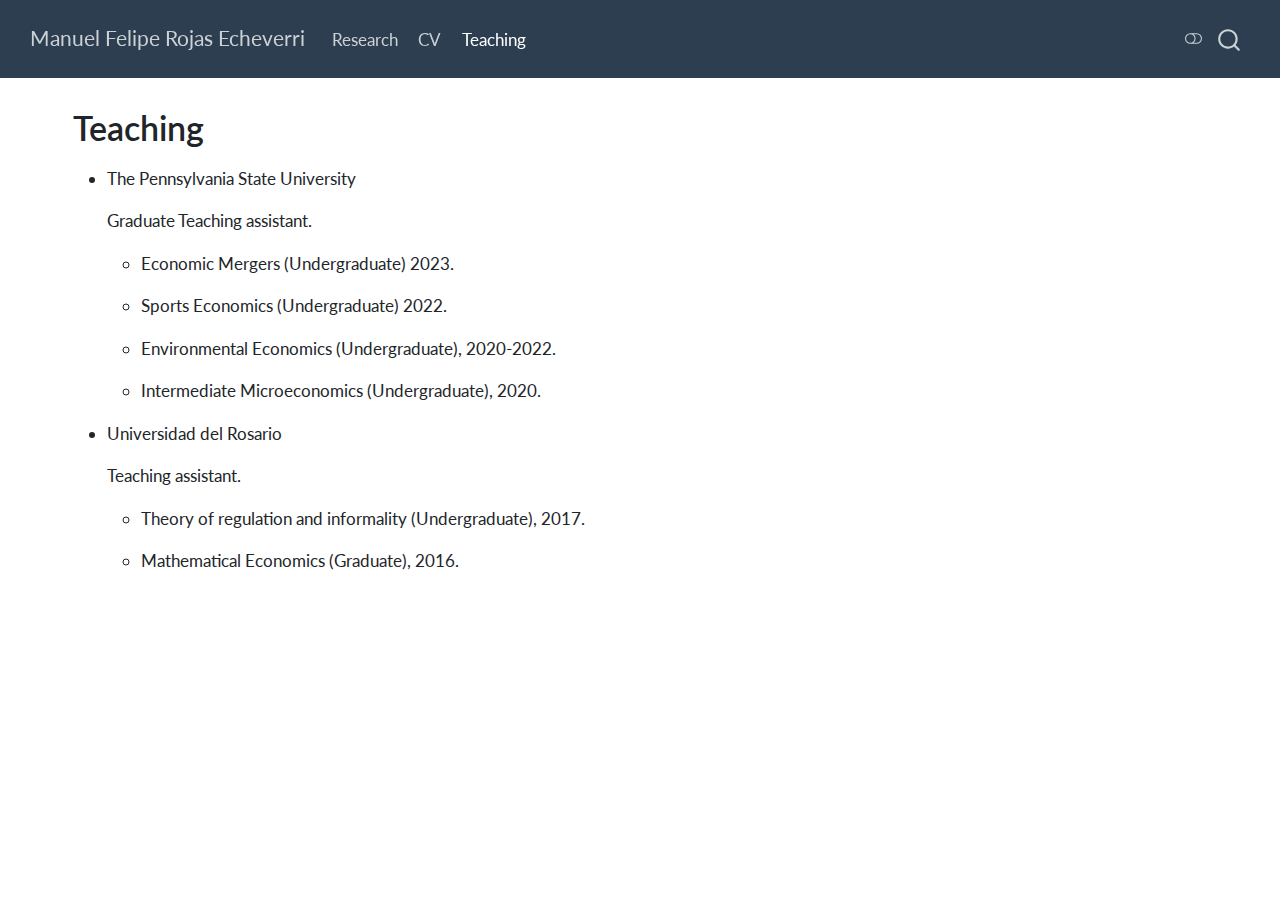
<file: docs/Teaching/Teaching.html>
<!DOCTYPE html>
<html xmlns="http://www.w3.org/1999/xhtml" lang="en" xml:lang="en"><head>

<meta charset="utf-8">
<meta name="generator" content="quarto-1.3.450">

<meta name="viewport" content="width=device-width, initial-scale=1.0, user-scalable=yes">


<title>Manuel Felipe Rojas Echeverri - Teaching</title>
<style>
code{white-space: pre-wrap;}
span.smallcaps{font-variant: small-caps;}
div.columns{display: flex; gap: min(4vw, 1.5em);}
div.column{flex: auto; overflow-x: auto;}
div.hanging-indent{margin-left: 1.5em; text-indent: -1.5em;}
ul.task-list{list-style: none;}
ul.task-list li input[type="checkbox"] {
  width: 0.8em;
  margin: 0 0.8em 0.2em -1em; /* quarto-specific, see https://github.com/quarto-dev/quarto-cli/issues/4556 */ 
  vertical-align: middle;
}
</style>


<script src="../site_libs/quarto-nav/quarto-nav.js"></script>
<script src="../site_libs/quarto-nav/headroom.min.js"></script>
<script src="../site_libs/clipboard/clipboard.min.js"></script>
<script src="../site_libs/quarto-search/autocomplete.umd.js"></script>
<script src="../site_libs/quarto-search/fuse.min.js"></script>
<script src="../site_libs/quarto-search/quarto-search.js"></script>
<meta name="quarto:offset" content="../">
<script src="../site_libs/quarto-html/quarto.js"></script>
<script src="../site_libs/quarto-html/popper.min.js"></script>
<script src="../site_libs/quarto-html/tippy.umd.min.js"></script>
<script src="../site_libs/quarto-html/anchor.min.js"></script>
<link href="../site_libs/quarto-html/tippy.css" rel="stylesheet">
<link href="../site_libs/quarto-html/quarto-syntax-highlighting.css" rel="stylesheet" class="quarto-color-scheme" id="quarto-text-highlighting-styles">
<link href="../site_libs/quarto-html/quarto-syntax-highlighting-dark.css" rel="prefetch" class="quarto-color-scheme quarto-color-alternate" id="quarto-text-highlighting-styles">
<script src="../site_libs/bootstrap/bootstrap.min.js"></script>
<link href="../site_libs/bootstrap/bootstrap-icons.css" rel="stylesheet">
<link href="../site_libs/bootstrap/bootstrap.min.css" rel="stylesheet" class="quarto-color-scheme" id="quarto-bootstrap" data-mode="light">
<link href="../site_libs/bootstrap/bootstrap-dark.min.css" rel="prefetch" class="quarto-color-scheme quarto-color-alternate" id="quarto-bootstrap" data-mode="dark">
<script id="quarto-search-options" type="application/json">{
  "location": "navbar",
  "copy-button": false,
  "collapse-after": 3,
  "panel-placement": "end",
  "type": "overlay",
  "limit": 20,
  "language": {
    "search-no-results-text": "No results",
    "search-matching-documents-text": "matching documents",
    "search-copy-link-title": "Copy link to search",
    "search-hide-matches-text": "Hide additional matches",
    "search-more-match-text": "more match in this document",
    "search-more-matches-text": "more matches in this document",
    "search-clear-button-title": "Clear",
    "search-detached-cancel-button-title": "Cancel",
    "search-submit-button-title": "Submit",
    "search-label": "Search"
  }
}</script>


<link rel="stylesheet" href="../styles.css">
</head>

<body class="nav-fixed">

<div id="quarto-search-results"></div>
  <header id="quarto-header" class="headroom fixed-top">
    <nav class="navbar navbar-expand-lg navbar-dark ">
      <div class="navbar-container container-fluid">
      <div class="navbar-brand-container">
    <a class="navbar-brand" href="../index.html">
    <span class="navbar-title">Manuel Felipe Rojas Echeverri</span>
    </a>
  </div>
            <div id="quarto-search" class="" title="Search"></div>
          <button class="navbar-toggler" type="button" data-bs-toggle="collapse" data-bs-target="#navbarCollapse" aria-controls="navbarCollapse" aria-expanded="false" aria-label="Toggle navigation" onclick="if (window.quartoToggleHeadroom) { window.quartoToggleHeadroom(); }">
  <span class="navbar-toggler-icon"></span>
</button>
          <div class="collapse navbar-collapse" id="navbarCollapse">
            <ul class="navbar-nav navbar-nav-scroll me-auto">
  <li class="nav-item">
    <a class="nav-link" href="../Research/Research.html" rel="" target="">
 <span class="menu-text">Research</span></a>
  </li>  
  <li class="nav-item">
    <a class="nav-link" href="../CV/CV.html" rel="" target="">
 <span class="menu-text">CV</span></a>
  </li>  
  <li class="nav-item">
    <a class="nav-link active" href="../Teaching/Teaching.html" rel="" target="" aria-current="page">
 <span class="menu-text">Teaching</span></a>
  </li>  
</ul>
            <div class="quarto-navbar-tools ms-auto">
  <a href="" class="quarto-color-scheme-toggle quarto-navigation-tool  px-1" onclick="window.quartoToggleColorScheme(); return false;" title="Toggle dark mode"><i class="bi"></i></a>
</div>
          </div> <!-- /navcollapse -->
      </div> <!-- /container-fluid -->
    </nav>
</header>
<!-- content -->
<div id="quarto-content" class="quarto-container page-columns page-rows-contents page-layout-full page-navbar">
<!-- sidebar -->
<!-- margin-sidebar -->
    
<!-- main -->
<main class="content column-page" id="quarto-document-content">

<header id="title-block-header" class="quarto-title-block default">
<div class="quarto-title">
<h1 class="title">Teaching</h1>
</div>



<div class="quarto-title-meta">

    
  
    
  </div>
  

</header>

<ul>
<li><p>The Pennsylvania State University</p>
<p>Graduate Teaching assistant.</p>
<ul>
<li><p>Economic Mergers (Undergraduate) 2023.</p></li>
<li><p>Sports Economics (Undergraduate) 2022.</p></li>
<li><p>Environmental Economics (Undergraduate), 2020-2022.</p></li>
<li><p>Intermediate Microeconomics (Undergraduate), 2020.</p></li>
</ul></li>
<li><p>Universidad del Rosario</p>
<p>Teaching assistant.</p>
<ul>
<li><p>Theory of regulation and informality (Undergraduate), 2017.</p></li>
<li><p>Mathematical Economics (Graduate), 2016.</p></li>
</ul></li>
</ul>



</main> <!-- /main -->
<script id="quarto-html-after-body" type="application/javascript">
window.document.addEventListener("DOMContentLoaded", function (event) {
  const toggleBodyColorMode = (bsSheetEl) => {
    const mode = bsSheetEl.getAttribute("data-mode");
    const bodyEl = window.document.querySelector("body");
    if (mode === "dark") {
      bodyEl.classList.add("quarto-dark");
      bodyEl.classList.remove("quarto-light");
    } else {
      bodyEl.classList.add("quarto-light");
      bodyEl.classList.remove("quarto-dark");
    }
  }
  const toggleBodyColorPrimary = () => {
    const bsSheetEl = window.document.querySelector("link#quarto-bootstrap");
    if (bsSheetEl) {
      toggleBodyColorMode(bsSheetEl);
    }
  }
  toggleBodyColorPrimary();  
  const disableStylesheet = (stylesheets) => {
    for (let i=0; i < stylesheets.length; i++) {
      const stylesheet = stylesheets[i];
      stylesheet.rel = 'prefetch';
    }
  }
  const enableStylesheet = (stylesheets) => {
    for (let i=0; i < stylesheets.length; i++) {
      const stylesheet = stylesheets[i];
      stylesheet.rel = 'stylesheet';
    }
  }
  const manageTransitions = (selector, allowTransitions) => {
    const els = window.document.querySelectorAll(selector);
    for (let i=0; i < els.length; i++) {
      const el = els[i];
      if (allowTransitions) {
        el.classList.remove('notransition');
      } else {
        el.classList.add('notransition');
      }
    }
  }
  const toggleColorMode = (alternate) => {
    // Switch the stylesheets
    const alternateStylesheets = window.document.querySelectorAll('link.quarto-color-scheme.quarto-color-alternate');
    manageTransitions('#quarto-margin-sidebar .nav-link', false);
    if (alternate) {
      enableStylesheet(alternateStylesheets);
      for (const sheetNode of alternateStylesheets) {
        if (sheetNode.id === "quarto-bootstrap") {
          toggleBodyColorMode(sheetNode);
        }
      }
    } else {
      disableStylesheet(alternateStylesheets);
      toggleBodyColorPrimary();
    }
    manageTransitions('#quarto-margin-sidebar .nav-link', true);
    // Switch the toggles
    const toggles = window.document.querySelectorAll('.quarto-color-scheme-toggle');
    for (let i=0; i < toggles.length; i++) {
      const toggle = toggles[i];
      if (toggle) {
        if (alternate) {
          toggle.classList.add("alternate");     
        } else {
          toggle.classList.remove("alternate");
        }
      }
    }
    // Hack to workaround the fact that safari doesn't
    // properly recolor the scrollbar when toggling (#1455)
    if (navigator.userAgent.indexOf('Safari') > 0 && navigator.userAgent.indexOf('Chrome') == -1) {
      manageTransitions("body", false);
      window.scrollTo(0, 1);
      setTimeout(() => {
        window.scrollTo(0, 0);
        manageTransitions("body", true);
      }, 40);  
    }
  }
  const isFileUrl = () => { 
    return window.location.protocol === 'file:';
  }
  const hasAlternateSentinel = () => {  
    let styleSentinel = getColorSchemeSentinel();
    if (styleSentinel !== null) {
      return styleSentinel === "alternate";
    } else {
      return false;
    }
  }
  const setStyleSentinel = (alternate) => {
    const value = alternate ? "alternate" : "default";
    if (!isFileUrl()) {
      window.localStorage.setItem("quarto-color-scheme", value);
    } else {
      localAlternateSentinel = value;
    }
  }
  const getColorSchemeSentinel = () => {
    if (!isFileUrl()) {
      const storageValue = window.localStorage.getItem("quarto-color-scheme");
      return storageValue != null ? storageValue : localAlternateSentinel;
    } else {
      return localAlternateSentinel;
    }
  }
  let localAlternateSentinel = 'default';
  // Dark / light mode switch
  window.quartoToggleColorScheme = () => {
    // Read the current dark / light value 
    let toAlternate = !hasAlternateSentinel();
    toggleColorMode(toAlternate);
    setStyleSentinel(toAlternate);
  };
  // Ensure there is a toggle, if there isn't float one in the top right
  if (window.document.querySelector('.quarto-color-scheme-toggle') === null) {
    const a = window.document.createElement('a');
    a.classList.add('top-right');
    a.classList.add('quarto-color-scheme-toggle');
    a.href = "";
    a.onclick = function() { try { window.quartoToggleColorScheme(); } catch {} return false; };
    const i = window.document.createElement("i");
    i.classList.add('bi');
    a.appendChild(i);
    window.document.body.appendChild(a);
  }
  // Switch to dark mode if need be
  if (hasAlternateSentinel()) {
    toggleColorMode(true);
  } else {
    toggleColorMode(false);
  }
  const icon = "";
  const anchorJS = new window.AnchorJS();
  anchorJS.options = {
    placement: 'right',
    icon: icon
  };
  anchorJS.add('.anchored');
  const isCodeAnnotation = (el) => {
    for (const clz of el.classList) {
      if (clz.startsWith('code-annotation-')) {                     
        return true;
      }
    }
    return false;
  }
  const clipboard = new window.ClipboardJS('.code-copy-button', {
    text: function(trigger) {
      const codeEl = trigger.previousElementSibling.cloneNode(true);
      for (const childEl of codeEl.children) {
        if (isCodeAnnotation(childEl)) {
          childEl.remove();
        }
      }
      return codeEl.innerText;
    }
  });
  clipboard.on('success', function(e) {
    // button target
    const button = e.trigger;
    // don't keep focus
    button.blur();
    // flash "checked"
    button.classList.add('code-copy-button-checked');
    var currentTitle = button.getAttribute("title");
    button.setAttribute("title", "Copied!");
    let tooltip;
    if (window.bootstrap) {
      button.setAttribute("data-bs-toggle", "tooltip");
      button.setAttribute("data-bs-placement", "left");
      button.setAttribute("data-bs-title", "Copied!");
      tooltip = new bootstrap.Tooltip(button, 
        { trigger: "manual", 
          customClass: "code-copy-button-tooltip",
          offset: [0, -8]});
      tooltip.show();    
    }
    setTimeout(function() {
      if (tooltip) {
        tooltip.hide();
        button.removeAttribute("data-bs-title");
        button.removeAttribute("data-bs-toggle");
        button.removeAttribute("data-bs-placement");
      }
      button.setAttribute("title", currentTitle);
      button.classList.remove('code-copy-button-checked');
    }, 1000);
    // clear code selection
    e.clearSelection();
  });
  function tippyHover(el, contentFn) {
    const config = {
      allowHTML: true,
      content: contentFn,
      maxWidth: 500,
      delay: 100,
      arrow: false,
      appendTo: function(el) {
          return el.parentElement;
      },
      interactive: true,
      interactiveBorder: 10,
      theme: 'quarto',
      placement: 'bottom-start'
    };
    window.tippy(el, config); 
  }
  const noterefs = window.document.querySelectorAll('a[role="doc-noteref"]');
  for (var i=0; i<noterefs.length; i++) {
    const ref = noterefs[i];
    tippyHover(ref, function() {
      // use id or data attribute instead here
      let href = ref.getAttribute('data-footnote-href') || ref.getAttribute('href');
      try { href = new URL(href).hash; } catch {}
      const id = href.replace(/^#\/?/, "");
      const note = window.document.getElementById(id);
      return note.innerHTML;
    });
  }
      let selectedAnnoteEl;
      const selectorForAnnotation = ( cell, annotation) => {
        let cellAttr = 'data-code-cell="' + cell + '"';
        let lineAttr = 'data-code-annotation="' +  annotation + '"';
        const selector = 'span[' + cellAttr + '][' + lineAttr + ']';
        return selector;
      }
      const selectCodeLines = (annoteEl) => {
        const doc = window.document;
        const targetCell = annoteEl.getAttribute("data-target-cell");
        const targetAnnotation = annoteEl.getAttribute("data-target-annotation");
        const annoteSpan = window.document.querySelector(selectorForAnnotation(targetCell, targetAnnotation));
        const lines = annoteSpan.getAttribute("data-code-lines").split(",");
        const lineIds = lines.map((line) => {
          return targetCell + "-" + line;
        })
        let top = null;
        let height = null;
        let parent = null;
        if (lineIds.length > 0) {
            //compute the position of the single el (top and bottom and make a div)
            const el = window.document.getElementById(lineIds[0]);
            top = el.offsetTop;
            height = el.offsetHeight;
            parent = el.parentElement.parentElement;
          if (lineIds.length > 1) {
            const lastEl = window.document.getElementById(lineIds[lineIds.length - 1]);
            const bottom = lastEl.offsetTop + lastEl.offsetHeight;
            height = bottom - top;
          }
          if (top !== null && height !== null && parent !== null) {
            // cook up a div (if necessary) and position it 
            let div = window.document.getElementById("code-annotation-line-highlight");
            if (div === null) {
              div = window.document.createElement("div");
              div.setAttribute("id", "code-annotation-line-highlight");
              div.style.position = 'absolute';
              parent.appendChild(div);
            }
            div.style.top = top - 2 + "px";
            div.style.height = height + 4 + "px";
            let gutterDiv = window.document.getElementById("code-annotation-line-highlight-gutter");
            if (gutterDiv === null) {
              gutterDiv = window.document.createElement("div");
              gutterDiv.setAttribute("id", "code-annotation-line-highlight-gutter");
              gutterDiv.style.position = 'absolute';
              const codeCell = window.document.getElementById(targetCell);
              const gutter = codeCell.querySelector('.code-annotation-gutter');
              gutter.appendChild(gutterDiv);
            }
            gutterDiv.style.top = top - 2 + "px";
            gutterDiv.style.height = height + 4 + "px";
          }
          selectedAnnoteEl = annoteEl;
        }
      };
      const unselectCodeLines = () => {
        const elementsIds = ["code-annotation-line-highlight", "code-annotation-line-highlight-gutter"];
        elementsIds.forEach((elId) => {
          const div = window.document.getElementById(elId);
          if (div) {
            div.remove();
          }
        });
        selectedAnnoteEl = undefined;
      };
      // Attach click handler to the DT
      const annoteDls = window.document.querySelectorAll('dt[data-target-cell]');
      for (const annoteDlNode of annoteDls) {
        annoteDlNode.addEventListener('click', (event) => {
          const clickedEl = event.target;
          if (clickedEl !== selectedAnnoteEl) {
            unselectCodeLines();
            const activeEl = window.document.querySelector('dt[data-target-cell].code-annotation-active');
            if (activeEl) {
              activeEl.classList.remove('code-annotation-active');
            }
            selectCodeLines(clickedEl);
            clickedEl.classList.add('code-annotation-active');
          } else {
            // Unselect the line
            unselectCodeLines();
            clickedEl.classList.remove('code-annotation-active');
          }
        });
      }
  const findCites = (el) => {
    const parentEl = el.parentElement;
    if (parentEl) {
      const cites = parentEl.dataset.cites;
      if (cites) {
        return {
          el,
          cites: cites.split(' ')
        };
      } else {
        return findCites(el.parentElement)
      }
    } else {
      return undefined;
    }
  };
  var bibliorefs = window.document.querySelectorAll('a[role="doc-biblioref"]');
  for (var i=0; i<bibliorefs.length; i++) {
    const ref = bibliorefs[i];
    const citeInfo = findCites(ref);
    if (citeInfo) {
      tippyHover(citeInfo.el, function() {
        var popup = window.document.createElement('div');
        citeInfo.cites.forEach(function(cite) {
          var citeDiv = window.document.createElement('div');
          citeDiv.classList.add('hanging-indent');
          citeDiv.classList.add('csl-entry');
          var biblioDiv = window.document.getElementById('ref-' + cite);
          if (biblioDiv) {
            citeDiv.innerHTML = biblioDiv.innerHTML;
          }
          popup.appendChild(citeDiv);
        });
        return popup.innerHTML;
      });
    }
  }
});
</script>
</div> <!-- /content -->



</body></html>
</file>
<file: docs/site_libs/quarto-html/tippy.css>
.tippy-box[data-animation=fade][data-state=hidden]{opacity:0}[data-tippy-root]{max-width:calc(100vw - 10px)}.tippy-box{position:relative;background-color:#333;color:#fff;border-radius:4px;font-size:14px;line-height:1.4;white-space:normal;outline:0;transition-property:transform,visibility,opacity}.tippy-box[data-placement^=top]>.tippy-arrow{bottom:0}.tippy-box[data-placement^=top]>.tippy-arrow:before{bottom:-7px;left:0;border-width:8px 8px 0;border-top-color:initial;transform-origin:center top}.tippy-box[data-placement^=bottom]>.tippy-arrow{top:0}.tippy-box[data-placement^=bottom]>.tippy-arrow:before{top:-7px;left:0;border-width:0 8px 8px;border-bottom-color:initial;transform-origin:center bottom}.tippy-box[data-placement^=left]>.tippy-arrow{right:0}.tippy-box[data-placement^=left]>.tippy-arrow:before{border-width:8px 0 8px 8px;border-left-color:initial;right:-7px;transform-origin:center left}.tippy-box[data-placement^=right]>.tippy-arrow{left:0}.tippy-box[data-placement^=right]>.tippy-arrow:before{left:-7px;border-width:8px 8px 8px 0;border-right-color:initial;transform-origin:center right}.tippy-box[data-inertia][data-state=visible]{transition-timing-function:cubic-bezier(.54,1.5,.38,1.11)}.tippy-arrow{width:16px;height:16px;color:#333}.tippy-arrow:before{content:"";position:absolute;border-color:transparent;border-style:solid}.tippy-content{position:relative;padding:5px 9px;z-index:1}
</file>
<file: docs/site_libs/quarto-html/quarto-syntax-highlighting.css>
/* quarto syntax highlight colors */
:root {
  --quarto-hl-ot-color: #003B4F;
  --quarto-hl-at-color: #657422;
  --quarto-hl-ss-color: #20794D;
  --quarto-hl-an-color: #5E5E5E;
  --quarto-hl-fu-color: #4758AB;
  --quarto-hl-st-color: #20794D;
  --quarto-hl-cf-color: #003B4F;
  --quarto-hl-op-color: #5E5E5E;
  --quarto-hl-er-color: #AD0000;
  --quarto-hl-bn-color: #AD0000;
  --quarto-hl-al-color: #AD0000;
  --quarto-hl-va-color: #111111;
  --quarto-hl-bu-color: inherit;
  --quarto-hl-ex-color: inherit;
  --quarto-hl-pp-color: #AD0000;
  --quarto-hl-in-color: #5E5E5E;
  --quarto-hl-vs-color: #20794D;
  --quarto-hl-wa-color: #5E5E5E;
  --quarto-hl-do-color: #5E5E5E;
  --quarto-hl-im-color: #00769E;
  --quarto-hl-ch-color: #20794D;
  --quarto-hl-dt-color: #AD0000;
  --quarto-hl-fl-color: #AD0000;
  --quarto-hl-co-color: #5E5E5E;
  --quarto-hl-cv-color: #5E5E5E;
  --quarto-hl-cn-color: #8f5902;
  --quarto-hl-sc-color: #5E5E5E;
  --quarto-hl-dv-color: #AD0000;
  --quarto-hl-kw-color: #003B4F;
}

/* other quarto variables */
:root {
  --quarto-font-monospace: SFMono-Regular, Menlo, Monaco, Consolas, "Liberation Mono", "Courier New", monospace;
}

pre > code.sourceCode > span {
  color: #003B4F;
}

code span {
  color: #003B4F;
}

code.sourceCode > span {
  color: #003B4F;
}

div.sourceCode,
div.sourceCode pre.sourceCode {
  color: #003B4F;
}

code span.ot {
  color: #003B4F;
  font-style: inherit;
}

code span.at {
  color: #657422;
  font-style: inherit;
}

code span.ss {
  color: #20794D;
  font-style: inherit;
}

code span.an {
  color: #5E5E5E;
  font-style: inherit;
}

code span.fu {
  color: #4758AB;
  font-style: inherit;
}

code span.st {
  color: #20794D;
  font-style: inherit;
}

code span.cf {
  color: #003B4F;
  font-weight: bold;
  font-style: inherit;
}

code span.op {
  color: #5E5E5E;
  font-style: inherit;
}

code span.er {
  color: #AD0000;
  font-style: inherit;
}

code span.bn {
  color: #AD0000;
  font-style: inherit;
}

code span.al {
  color: #AD0000;
  font-style: inherit;
}

code span.va {
  color: #111111;
  font-style: inherit;
}

code span.bu {
  font-style: inherit;
}

code span.ex {
  font-style: inherit;
}

code span.pp {
  color: #AD0000;
  font-style: inherit;
}

code span.in {
  color: #5E5E5E;
  font-style: inherit;
}

code span.vs {
  color: #20794D;
  font-style: inherit;
}

code span.wa {
  color: #5E5E5E;
  font-style: italic;
}

code span.do {
  color: #5E5E5E;
  font-style: italic;
}

code span.im {
  color: #00769E;
  font-style: inherit;
}

code span.ch {
  color: #20794D;
  font-style: inherit;
}

code span.dt {
  color: #AD0000;
  font-style: inherit;
}

code span.fl {
  color: #AD0000;
  font-style: inherit;
}

code span.co {
  color: #5E5E5E;
  font-style: inherit;
}

code span.cv {
  color: #5E5E5E;
  font-style: italic;
}

code span.cn {
  color: #8f5902;
  font-style: inherit;
}

code span.sc {
  color: #5E5E5E;
  font-style: inherit;
}

code span.dv {
  color: #AD0000;
  font-style: inherit;
}

code span.kw {
  color: #003B4F;
  font-weight: bold;
  font-style: inherit;
}

.prevent-inlining {
  content: "</";
}

/*# sourceMappingURL=debc5d5d77c3f9108843748ff7464032.css.map */
</file>
<file: docs/site_libs/quarto-html/quarto-syntax-highlighting-dark.css>
/* quarto syntax highlight colors */
:root {
  --quarto-hl-al-color: #f07178;
  --quarto-hl-an-color: #d4d0ab;
  --quarto-hl-at-color: #00e0e0;
  --quarto-hl-bn-color: #d4d0ab;
  --quarto-hl-bu-color: #abe338;
  --quarto-hl-ch-color: #abe338;
  --quarto-hl-co-color: #f8f8f2;
  --quarto-hl-cv-color: #ffd700;
  --quarto-hl-cn-color: #ffd700;
  --quarto-hl-cf-color: #ffa07a;
  --quarto-hl-dt-color: #ffa07a;
  --quarto-hl-dv-color: #d4d0ab;
  --quarto-hl-do-color: #f8f8f2;
  --quarto-hl-er-color: #f07178;
  --quarto-hl-ex-color: #00e0e0;
  --quarto-hl-fl-color: #d4d0ab;
  --quarto-hl-fu-color: #ffa07a;
  --quarto-hl-im-color: #abe338;
  --quarto-hl-in-color: #d4d0ab;
  --quarto-hl-kw-color: #ffa07a;
  --quarto-hl-op-color: #ffa07a;
  --quarto-hl-ot-color: #00e0e0;
  --quarto-hl-pp-color: #dcc6e0;
  --quarto-hl-re-color: #00e0e0;
  --quarto-hl-sc-color: #abe338;
  --quarto-hl-ss-color: #abe338;
  --quarto-hl-st-color: #abe338;
  --quarto-hl-va-color: #00e0e0;
  --quarto-hl-vs-color: #abe338;
  --quarto-hl-wa-color: #dcc6e0;
}

/* other quarto variables */
:root {
  --quarto-font-monospace: SFMono-Regular, Menlo, Monaco, Consolas, "Liberation Mono", "Courier New", monospace;
}

code span.al {
  background-color: #2a0f15;
  font-weight: bold;
  color: #f07178;
}

code span.an {
  color: #d4d0ab;
}

code span.at {
  color: #00e0e0;
}

code span.bn {
  color: #d4d0ab;
}

code span.bu {
  color: #abe338;
}

code span.ch {
  color: #abe338;
}

code span.co {
  font-style: italic;
  color: #f8f8f2;
}

code span.cv {
  color: #ffd700;
}

code span.cn {
  color: #ffd700;
}

code span.cf {
  font-weight: bold;
  color: #ffa07a;
}

code span.dt {
  color: #ffa07a;
}

code span.dv {
  color: #d4d0ab;
}

code span.do {
  color: #f8f8f2;
}

code span.er {
  color: #f07178;
  text-decoration: underline;
}

code span.ex {
  font-weight: bold;
  color: #00e0e0;
}

code span.fl {
  color: #d4d0ab;
}

code span.fu {
  color: #ffa07a;
}

code span.im {
  color: #abe338;
}

code span.in {
  color: #d4d0ab;
}

code span.kw {
  font-weight: bold;
  color: #ffa07a;
}

pre > code.sourceCode > span {
  color: #f8f8f2;
}

code span {
  color: #f8f8f2;
}

code.sourceCode > span {
  color: #f8f8f2;
}

div.sourceCode,
div.sourceCode pre.sourceCode {
  color: #f8f8f2;
}

code span.op {
  color: #ffa07a;
}

code span.ot {
  color: #00e0e0;
}

code span.pp {
  color: #dcc6e0;
}

code span.re {
  background-color: #f8f8f2;
  color: #00e0e0;
}

code span.sc {
  color: #abe338;
}

code span.ss {
  color: #abe338;
}

code span.st {
  color: #abe338;
}

code span.va {
  color: #00e0e0;
}

code span.vs {
  color: #abe338;
}

code span.wa {
  color: #dcc6e0;
}

.prevent-inlining {
  content: "</";
}

/*# sourceMappingURL=935a306eefa94366c21e1a970dddb765.css.map */
</file>
<file: docs/styles.css>
/* css styles */
</file>
